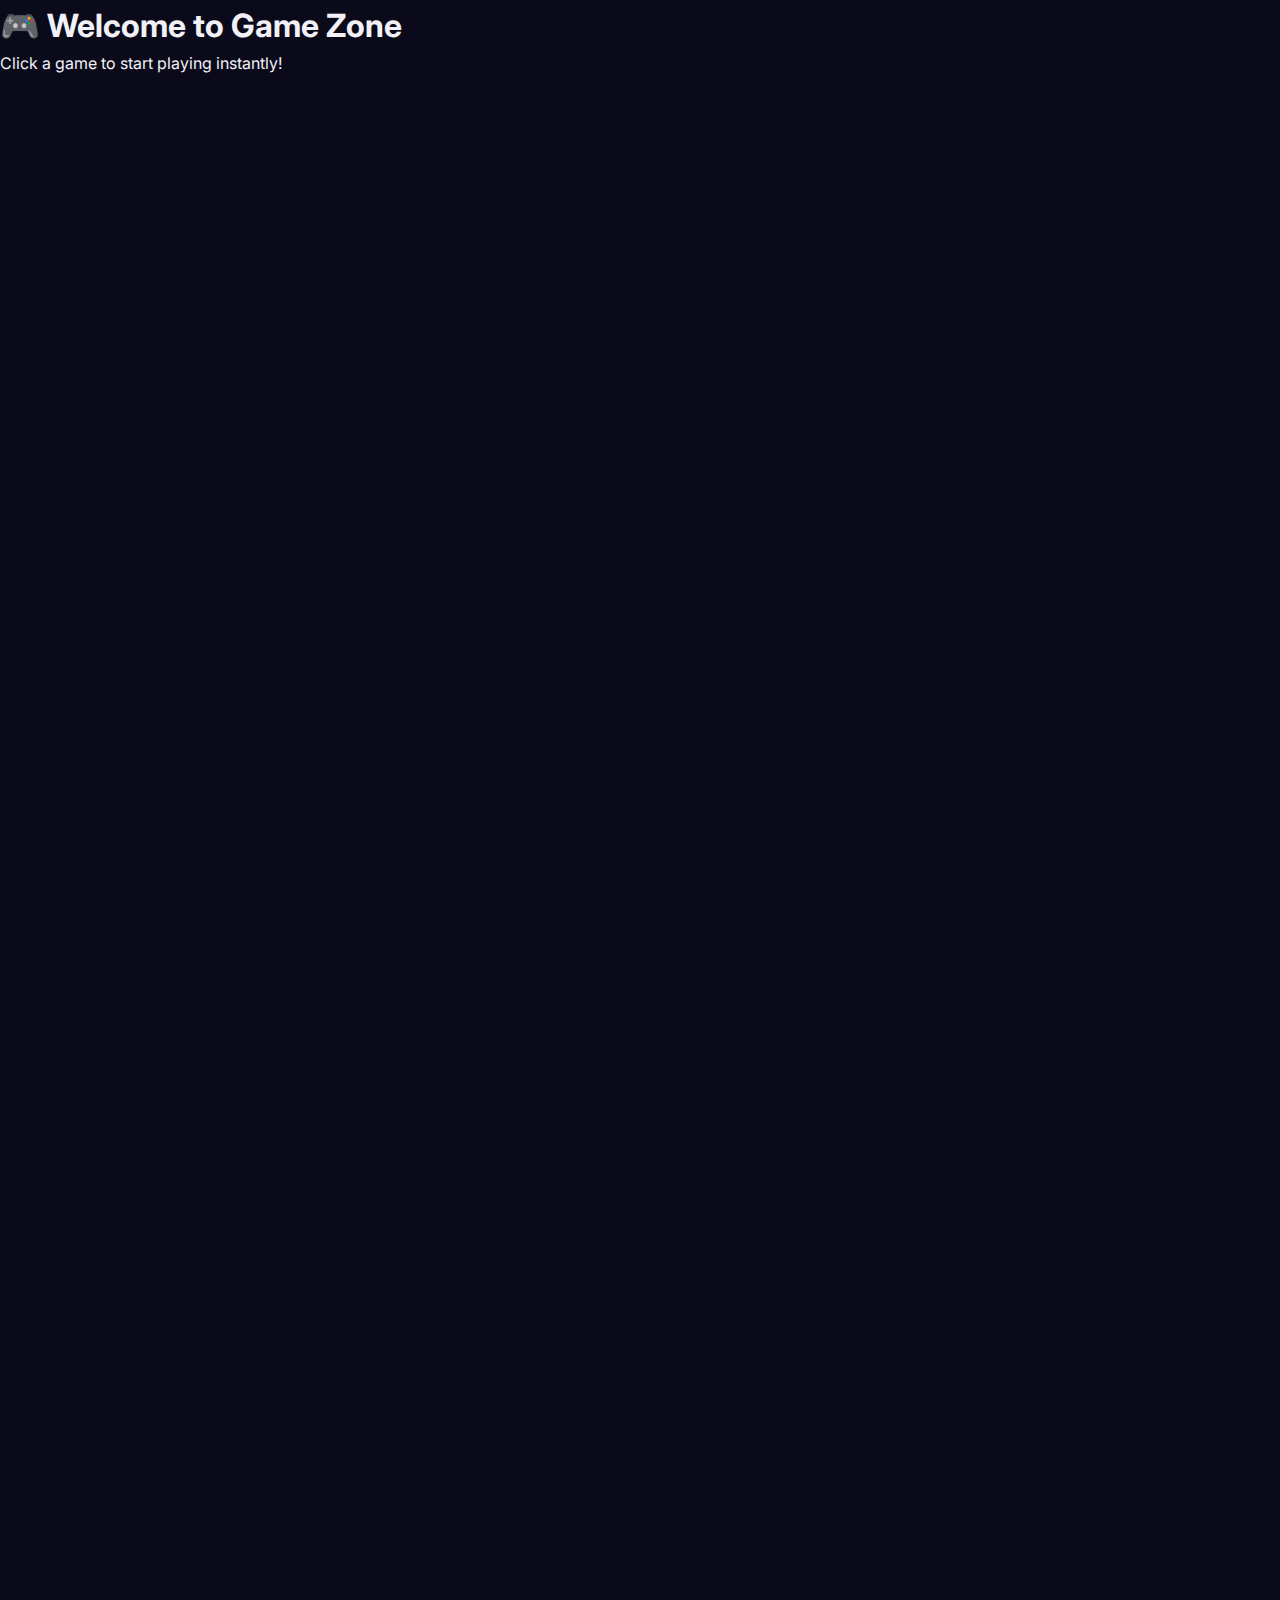
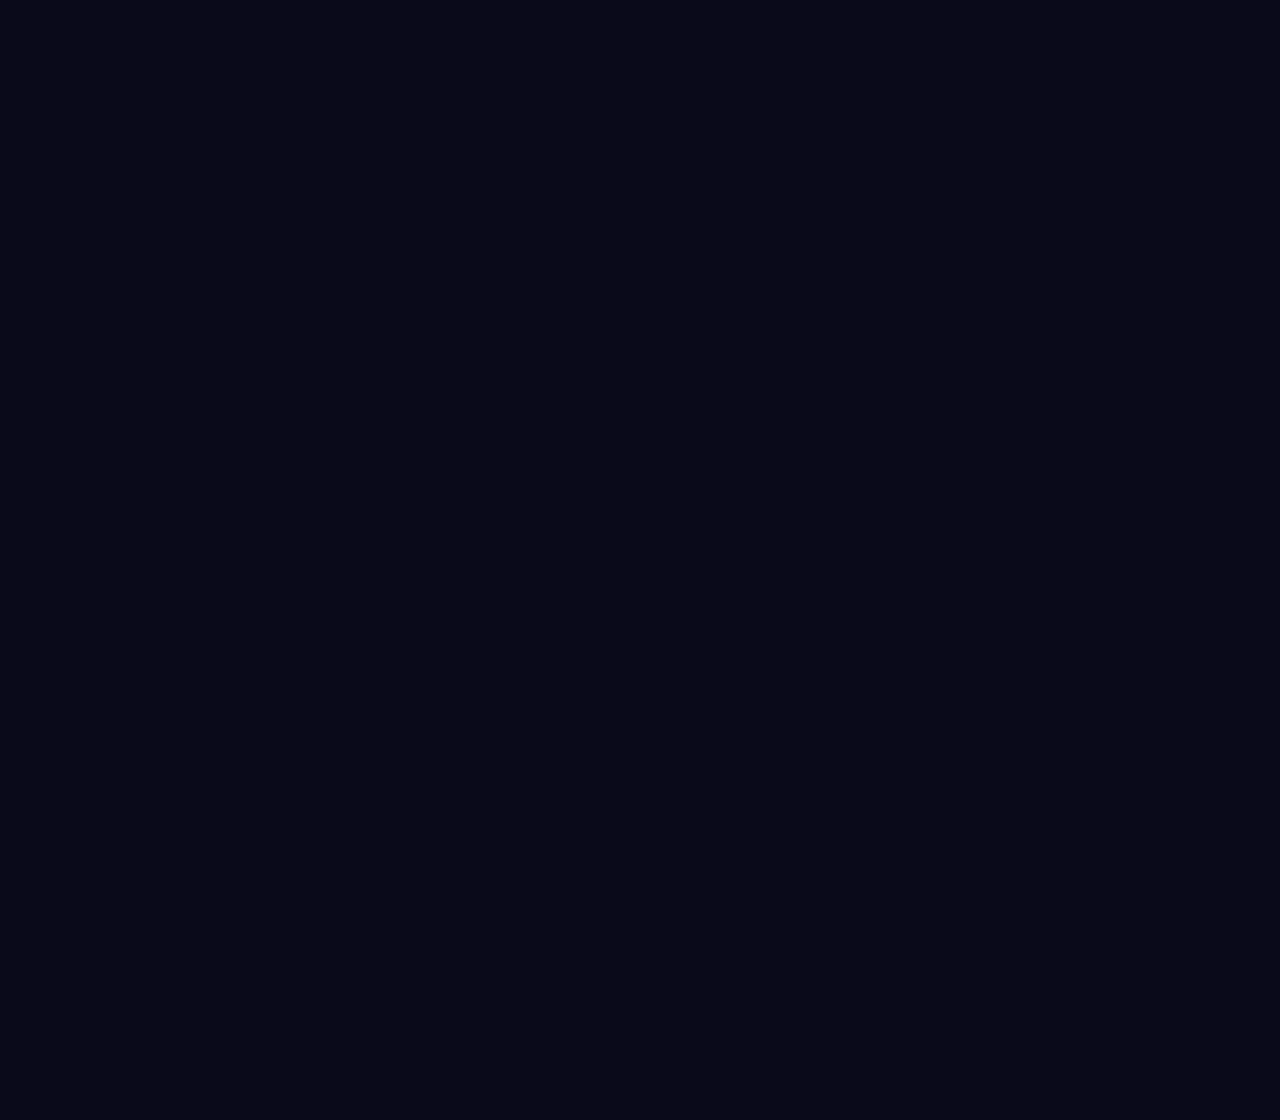
<file: index.html>
<!DOCTYPE html>
<html lang="en">
<head>
  <meta charset="UTF-8" />
  <meta name="viewport" content="width=device-width, initial-scale=1.0" />
  <title>My Game Site</title>
  <link rel="stylesheet" href="style.css" />
</head>
<body>

  <header>
    <h1>🎮 Welcome to Game Zone</h1>
    <p>Click a game to start playing instantly!</p>
  </header>

  <section id="gameFrameContainer" class="game-frame-section" style="display: none;">
    <iframe name="gameFrame" frameborder="0" allowfullscreen></iframe>
  </section>

  <script>
    function showAndScrollToGameFrame() {
      var frame = document.getElementById('gameFrameContainer');
      frame.style.display = 'block';
      frame.scrollIntoView({ behavior: 'smooth', block: 'start' });
    }
  </script>

  <nav>
  <main class="game-gallery">

    <div class="game-card">
      <h2>Flappy Bird</h2>
      <a href="https://nebez.github.io/floppybird/" target="gameFrame" onclick="showAndScrollToGameFrame();">
        <img src="img/flappybird.png" alt="Flappy Bird" />
        <p>Play Now</p>
      </a>
    </div>

    <div class="game-card">
      <h2>Chrome Dino</h2>
      <a href="https://wayou.github.io/t-rex-runner/" target="gameFrame" onclick="showAndScrollToGameFrame();">
        <img src="img/t-rex.png" alt="Chrome Dino" />
        <p>Play Now</p>
      </a>
    </div>

    <div class="game-card">
      <h2>2048</h2>
      <a href="https://play2048.co/">
        <img src="img/2048.png" alt="2048 Game" />
        <p>Play Now</p>
      </a>
    </div>

    <div class="game-card">
      <h2>One Shot Golf</h2>
      <a href="https://games.construct.net/3395/latest" target="gameFrame" onclick="document.getElementById('gameFrameContainer').style.display = 'block';">
        <img src="img/oneshotgolf.png" alt="One Shot Golf" />
        <p>Play Now</p>
      </a>
    </div>

    <div class="game-card">
      <h2>Snake Game</h2>
      <a href="https://playsnake.org/">
        <img src="img/Snake.png" alt="Snake Game" />
        <p>Play Now</p>
      </a>
    </div>

    <div class="game-card">
      <h2>Pacman</h2>
      <a href="https://pacman.platzh1rsch.ch/" target="gameFrame" onclick="showAndScrollToGameFrame();">
        <img src="img/pacman.png" alt="Pacman" />
        <p>Play Now</p>
      </a>
    </div>
    <div class="game-card">
      <h2>Tic Tac Toe</h2>
      <a href="HTML/tictactoe.html" target="gameFrame" onclick="showAndScrollToGameFrame();">
        <img src="img/tictactoe.png" alt="Tic Tac Toe" />
        <p>Play Now</p>
      </a>
      </div>
      <div class="game-card">
        <h2>Drop n Connect</h2>
        <a href="HTML/dropnconnect.html" target="gameFrame" onclick="showAndScrollToGameFrame();">
          <img src="img/dropnconnect.png" alt="Drop n Connect" />
          <p>Play Now</p>
        </a>
      </div>

  </main>

</body>
</html>
</file>
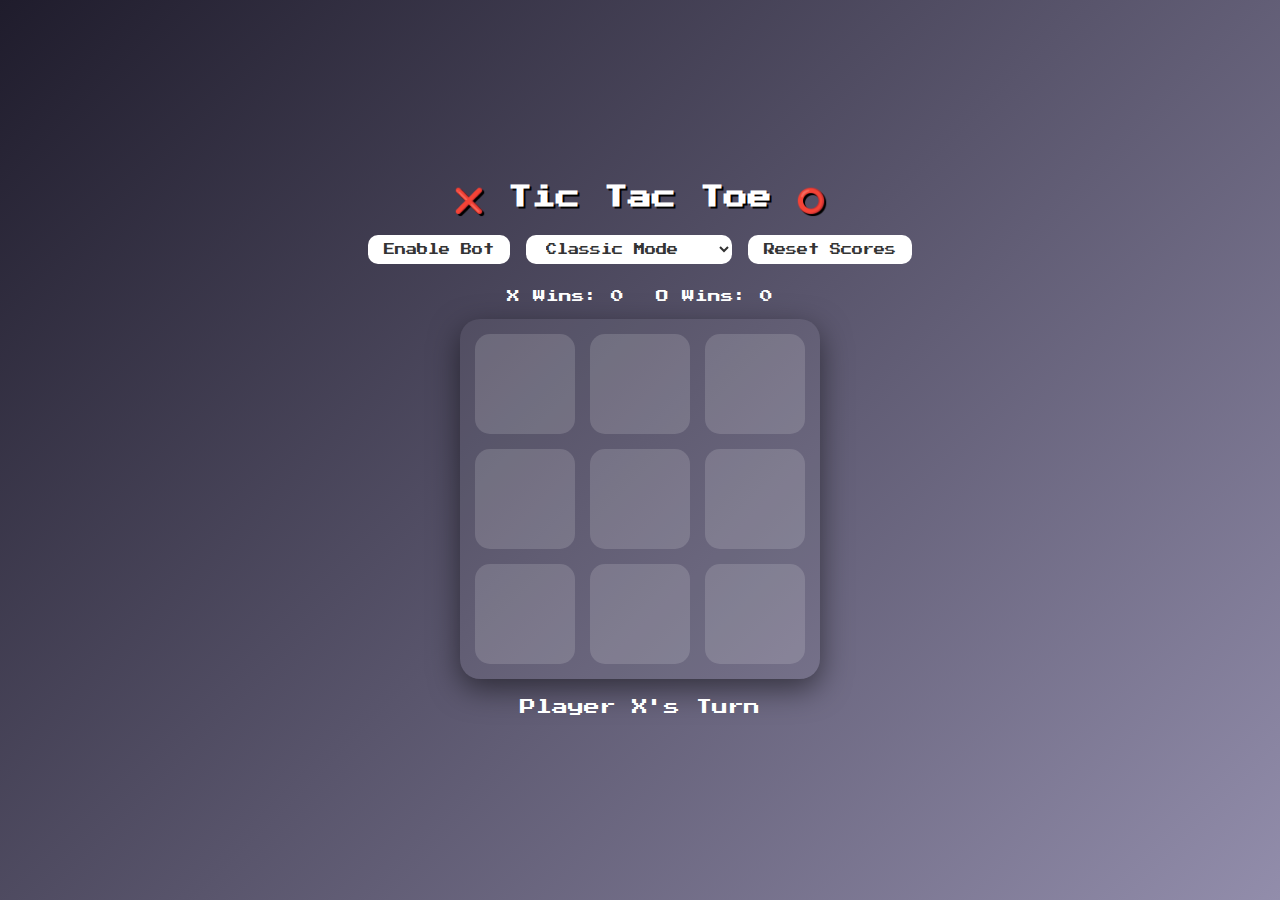
<file: Games/tictactoe.html>
<!DOCTYPE html>
<html lang="en">
<head>
  <meta charset="UTF-8" />
  <meta name="viewport" content="width=device-width, initial-scale=1.0" />
  <title>❌ Tic Tac Toe ⭕</title>
  <link href="https://fonts.googleapis.com/css2?family=Press+Start+2P&display=swap" rel="stylesheet">
  <style>
    * {
      box-sizing: border-box;
      margin: 0;
      padding: 0;
    }

    body {
      font-family: 'Press Start 2P', cursive;
      background: linear-gradient(135deg, #1f1c2c, #928dab);
      color: #ffffff;
      display: flex;
      justify-content: center;
      align-items: center;
      min-height: 100vh;
      flex-direction: column;
      padding: 1rem;
    }

    h1 {
      font-size: 1.5rem;
      margin-bottom: 20px;
      color: #fff;
      text-shadow: 2px 2px 0 #000;
      text-align: center;
    }

    .controls {
      margin-bottom: 20px;
      display: flex;
      gap: 1rem;
      flex-wrap: wrap;
      justify-content: center;
    }

    .top-controls {
      display: flex;
      gap: 1rem;
      margin-bottom: 1rem;
      justify-content: center;
      flex-wrap: wrap;
    }

    select, button, label {
      padding: 0.5rem 1rem;
      font-family: 'Press Start 2P', cursive;
      font-size: 0.7rem;
      border-radius: 10px;
      border: none;
      cursor: pointer;
      background-color: #ffffff;
      color: #333;
    }

    .board {
      display: grid;
      grid-template-columns: repeat(3, 100px);
      grid-template-rows: repeat(3, 100px);
      gap: 15px;
      background: rgba(255, 255, 255, 0.05);
      padding: 15px;
      border-radius: 20px;
      box-shadow: 0 10px 30px rgba(0,0,0,0.5);
    }

    .cell {
      width: 100px;
      height: 100px;
      font-size: 2.5rem;
      color: #ffffff;
      display: flex;
      justify-content: center;
      align-items: center;
      background: rgba(255, 255, 255, 0.15);
      border-radius: 15px;
      cursor: pointer;
      transition: background 0.2s, transform 0.2s;
    }

    .cell:hover {
      background: rgba(255, 255, 255, 0.3);
      transform: scale(1.05);
    }

    .cell.taken {
      cursor: default;
      pointer-events: none;
    }

    .status {
      margin-top: 20px;
      font-size: 1rem;
      color: white;
      text-align: center;
    }

    .end-controls {
      margin-top: 15px;
      display: none;
      justify-content: center;
      gap: 1rem;
    }

    .hidden {
      display: none !important;
    }

    .scoreboard {
      display: flex;
      gap: 2rem;
      margin-top: 10px;
      font-size: 0.8rem;
      justify-content: center;
    }

    @media (max-width: 400px) {
      .board {
        grid-template-columns: repeat(3, 80px);
        grid-template-rows: repeat(3, 80px);
      }
      .cell {
        width: 80px;
        height: 80px;
        font-size: 2rem;
      }
    }
  </style>
</head>
<body>
  <h1>❌ Tic Tac Toe ⭕</h1>

  <div class="top-controls">
    <button onclick="toggleBot()" id="botToggle">Enable Bot</button>
    <select id="difficultySelect" class="hidden">
      <option value="noob">Noob</option>
      <option value="pro">Pro</option>
      <option value="god">God</option>
    </select>
    <select id="modeSelect">
      <option value="classic">Classic Mode</option>
      <option value="timerush">Time Rush Mode</option>
      <option value="endless">Endless Mode</option>
    </select>
    <button onclick="resetScores()">Reset Scores</button>
  </div>
  <div class="scoreboard">
    <span>X Wins: <span id="scoreX">0</span></span>
    <span>O Wins: <span id="scoreO">0</span></span>
  </div>
  <br>
  <div class="board" id="board"></div>
  <div class="status" id="statusText">Player X's Turn</div>
  
  <div class="end-controls" id="endControls">
    <button onclick="resetGame()">Play Again</button>
  </div>

  <script>
    const board = document.getElementById('board');
    const statusText = document.getElementById('statusText');
    const difficultySelect = document.getElementById('difficultySelect');
    const botToggleBtn = document.getElementById('botToggle');
    const modeSelect = document.getElementById('modeSelect');
    const endControls = document.getElementById('endControls');
    const scoreX = document.getElementById('scoreX');
    const scoreO = document.getElementById('scoreO');
    let wins = { X: 0, O: 0 };

    let currentPlayer = 'X';
    let cells = Array(9).fill(null);
    let gameActive = true;
    let botEnabled = false;
    let turnTimer;

    function createBoard() {
      board.innerHTML = '';
      cells = Array(9).fill(null);
      gameActive = true;
      currentPlayer = 'X';
      statusText.textContent = "Player X's Turn";
      endControls.style.display = 'none';

      for (let i = 0; i < 9; i++) {
        const cell = document.createElement('div');
        cell.classList.add('cell');
        cell.dataset.index = i;
        cell.addEventListener('click', handleClick);
        board.appendChild(cell);
      }

      if (modeSelect.value === 'timerush') {
        startTurnTimer();
      }
    }

    function startTurnTimer() {
      clearTimeout(turnTimer);
      turnTimer = setTimeout(() => {
        if (gameActive) {
          currentPlayer = currentPlayer === 'X' ? 'O' : 'X';
          statusText.textContent = `⏱ Time's up! Player ${currentPlayer}'s Turn`;
          if (botEnabled && currentPlayer === 'O') {
            botMove();
          } else if (modeSelect.value === 'timerush') {
            startTurnTimer();
          }
        }
      }, 3000);
    }

    function handleClick(e) {
      const index = e.target.dataset.index;
      if (!gameActive || cells[index]) return;

      clearTimeout(turnTimer);
      makeMove(index);

      if (botEnabled && gameActive && currentPlayer === 'O') {
        setTimeout(() => botMove(), 400);
      } else if (modeSelect.value === 'timerush') {
        startTurnTimer();
      }
    }

    function makeMove(index) {
      cells[index] = currentPlayer;
      const cellEl = board.children[index];
      cellEl.textContent = currentPlayer;
      cellEl.classList.add('taken');

      if (checkWinner()) {
        wins[currentPlayer]++;
        scoreX.textContent = wins.X;
        scoreO.textContent = wins.O;

        statusText.textContent = `🎉 Player ${currentPlayer} Wins!`;
        gameActive = false;
        endControls.style.display = 'flex';
        return;
      }

      if (cells.every(cell => cell)) {
        if (modeSelect.value === 'endless') {
          removeOldestMove();
        } else {
          statusText.textContent = "It's a Draw!";
          gameActive = false;
          endControls.style.display = 'flex';
          restartBtn.classList.remove('hidden');
          return;
        }
      }

      currentPlayer = currentPlayer === 'X' ? 'O' : 'X';
      statusText.textContent = `Player ${currentPlayer}'s Turn`;
    }

    function removeOldestMove() {
      const firstMoveIndex = cells.findIndex(cell => cell);
      if (firstMoveIndex !== -1) {
        cells[firstMoveIndex] = null;
        const cellEl = board.children[firstMoveIndex];
        cellEl.textContent = '';
        cellEl.classList.remove('taken');
      }
    }

    function botMove() {
      const level = difficultySelect.value;
      let index;

      if (level === 'noob') {
        const available = cells.map((v, i) => v ? null : i).filter(i => i !== null);
        index = available[Math.floor(Math.random() * available.length)];
      } else if (level === 'pro') {
        index = findWinningMove('O') || findWinningMove('X') || randomMove();
      } else {
        index = minimax(cells, 'O').index;
      }

      if (index !== undefined && cells[index] === null) makeMove(index);

      if (modeSelect.value === 'timerush') {
        startTurnTimer();
      }
    }

    function findWinningMove(player) {
      for (let i = 0; i < 9; i++) {
        if (!cells[i]) {
          cells[i] = player;
          if (checkWinner()) {
            cells[i] = null;
            return i;
          }
          cells[i] = null;
        }
      }
      return null;
    }

    function randomMove() {
      const available = cells.map((v, i) => v ? null : i).filter(i => i !== null);
      return available[Math.floor(Math.random() * available.length)];
    }

    function minimax(newBoard, player) {
      const huPlayer = 'X';
      const aiPlayer = 'O';
      const availSpots = newBoard.map((v, i) => v ? null : i).filter(i => i !== null);

      if (checkWin(newBoard, huPlayer)) return { score: -10 };
      if (checkWin(newBoard, aiPlayer)) return { score: 10 };
      if (availSpots.length === 0) return { score: 0 };

      const moves = [];
      for (let i = 0; i < availSpots.length; i++) {
        const move = {};
        move.index = availSpots[i];
        newBoard[availSpots[i]] = player;

        const result = minimax(newBoard, player === aiPlayer ? huPlayer : aiPlayer);
        move.score = result.score;
        newBoard[availSpots[i]] = null;
        moves.push(move);
      }

      let bestMove;
      if (player === aiPlayer) {
        let bestScore = -Infinity;
        for (let i = 0; i < moves.length; i++) {
          if (moves[i].score > bestScore) {
            bestScore = moves[i].score;
            bestMove = i;
          }
        }
      } else {
        let bestScore = Infinity;
        for (let i = 0; i < moves.length; i++) {
          if (moves[i].score < bestScore) {
            bestScore = moves[i].score;
            bestMove = i;
          }
        }
      }

      return moves[bestMove];
    }

    function checkWin(boardState, player) {
      const winPatterns = [
        [0,1,2], [3,4,5], [6,7,8],
        [0,3,6], [1,4,7], [2,5,8],
        [0,4,8], [2,4,6]
      ];
      return winPatterns.some(pattern => {
        const [a,b,c] = pattern;
        return boardState[a] === player && boardState[b] === player && boardState[c] === player;
      });
    }

    function checkWinner() {
      return checkWin(cells, currentPlayer);
    }

    function toggleBot() { 
      botEnabled = !botEnabled;
      botToggleBtn.textContent = botEnabled ? "Disable Bot" : "Enable Bot";
      difficultySelect.classList.toggle('hidden', !botEnabled);
    }

    function resetGame() {
      clearTimeout(turnTimer);
      createBoard();
    }

    function resetScores() {
      wins = { X: 0, O: 0 };
      scoreX.textContent = 0;
      scoreO.textContent = 0;
    }

    createBoard();
  </script>
</body>
</html>
</file>
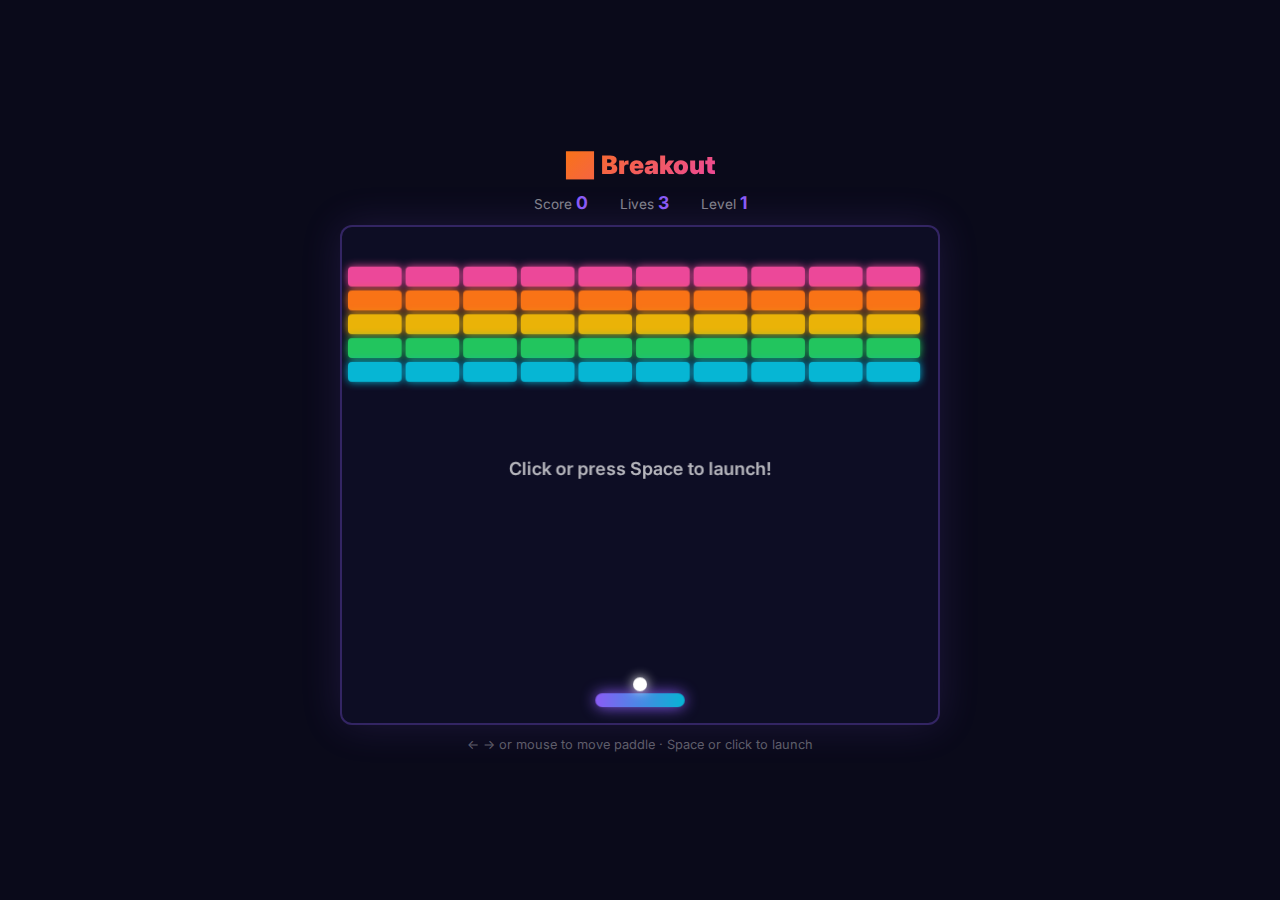
<file: HTML/breakout.html>
<!DOCTYPE html>
<html lang="en">
<head>
  <meta charset="UTF-8" />
  <meta name="viewport" content="width=device-width, initial-scale=1.0" />
  <title>Breakout — Brick Breaker</title>
  <style>
    @import url('https://fonts.googleapis.com/css2?family=Inter:wght@400;600;700;900&display=swap');

    * { margin: 0; padding: 0; box-sizing: border-box; }

    body {
      font-family: 'Inter', sans-serif;
      background: #0a0a1a;
      color: #fff;
      min-height: 100vh;
      display: flex;
      flex-direction: column;
      align-items: center;
      justify-content: center;
      overflow: hidden;
    }

    h1 {
      font-size: 1.6rem;
      font-weight: 900;
      background: linear-gradient(135deg, #f97316, #ec4899);
      -webkit-background-clip: text;
      -webkit-text-fill-color: transparent;
      margin-bottom: 12px;
    }

    .stats-row {
      display: flex;
      gap: 32px;
      margin-bottom: 12px;
      font-size: 0.85rem;
    }
    .stats-row span { color: rgba(255,255,255,0.5); }
    .stats-row strong { color: #8b5cf6; font-size: 1.1rem; }

    canvas {
      border: 2px solid rgba(139,92,246,0.3);
      border-radius: 12px;
      background: #0d0d24;
      display: block;
      box-shadow: 0 0 40px rgba(139,92,246,0.15);
    }

    .info {
      margin-top: 12px;
      font-size: 0.8rem;
      color: rgba(255,255,255,0.35);
    }

    .overlay {
      position: absolute;
      display: flex;
      flex-direction: column;
      align-items: center;
      justify-content: center;
      pointer-events: none;
    }
    .overlay.clickable { pointer-events: all; cursor: pointer; }

    .start-msg {
      font-size: 1.2rem;
      font-weight: 700;
      color: rgba(255,255,255,0.8);
      text-align: center;
      animation: pulse 2s infinite;
    }

    @keyframes pulse {
      0%, 100% { opacity: 0.6; }
      50% { opacity: 1; }
    }
  </style>
</head>
<body>
  <h1>🧱 Breakout</h1>
  <div class="stats-row">
    <div><span>Score </span><strong id="score">0</strong></div>
    <div><span>Lives </span><strong id="lives">3</strong></div>
    <div><span>Level </span><strong id="level">1</strong></div>
  </div>
  <canvas id="game" width="600" height="500"></canvas>
  <p class="info">← → or mouse to move paddle · Space or click to launch</p>

  <script>
    const canvas = document.getElementById('game');
    const ctx = canvas.getContext('2d');
    const W = canvas.width, H = canvas.height;

    // Responsive sizing
    function resizeCanvas() {
      const maxW = Math.min(window.innerWidth - 20, 600);
      const scale = maxW / 600;
      canvas.style.width = maxW + 'px';
      canvas.style.height = (500 * scale) + 'px';
    }
    resizeCanvas();
    window.addEventListener('resize', resizeCanvas);

    // Game State
    let score = 0, lives = 3, level = 1, gameState = 'start'; // start, playing, gameover, win

    // Paddle
    const paddle = { w: 90, h: 14, x: 0, y: H - 30, speed: 8 };
    paddle.x = (W - paddle.w) / 2;

    // Ball
    const ball = { x: W/2, y: H - 45, r: 7, dx: 4, dy: -4, speed: 4 };

    // Bricks
    const brickRows = 5, brickCols = 10;
    const brickW = 54, brickH = 20, brickPad = 4, brickTop = 40, brickLeft = 6;
    const brickColors = ['#ec4899', '#f97316', '#eab308', '#22c55e', '#06b6d4'];
    let bricks = [];

    function initBricks() {
      bricks = [];
      for (let r = 0; r < brickRows; r++) {
        bricks[r] = [];
        for (let c = 0; c < brickCols; c++) {
          bricks[r][c] = { x: brickLeft + c * (brickW + brickPad), y: brickTop + r * (brickH + brickPad), alive: true };
        }
      }
    }
    initBricks();

    function resetBall() {
      ball.x = paddle.x + paddle.w / 2;
      ball.y = paddle.y - ball.r - 2;
      ball.dx = (Math.random() > 0.5 ? 1 : -1) * ball.speed;
      ball.dy = -ball.speed;
      gameState = 'start';
    }

    // Controls
    let keys = {};
    let mouseX = W / 2;

    document.addEventListener('keydown', e => {
      keys[e.key] = true;
      if (e.key === ' ' || e.key === 'Enter') {
        if (gameState === 'start') gameState = 'playing';
        else if (gameState === 'gameover' || gameState === 'win') restart();
      }
    });
    document.addEventListener('keyup', e => keys[e.key] = false);

    canvas.addEventListener('mousemove', e => {
      const rect = canvas.getBoundingClientRect();
      const scaleX = W / rect.width;
      mouseX = (e.clientX - rect.left) * scaleX;
    });

    canvas.addEventListener('click', () => {
      if (gameState === 'start') gameState = 'playing';
      else if (gameState === 'gameover' || gameState === 'win') restart();
    });

    // Touch support
    canvas.addEventListener('touchmove', e => {
      e.preventDefault();
      const rect = canvas.getBoundingClientRect();
      const scaleX = W / rect.width;
      mouseX = (e.touches[0].clientX - rect.left) * scaleX;
    }, { passive: false });
    canvas.addEventListener('touchstart', e => {
      if (gameState === 'start') gameState = 'playing';
      else if (gameState === 'gameover' || gameState === 'win') restart();
    });

    function restart() {
      score = 0; lives = 3; level = 1;
      ball.speed = 4;
      paddle.w = 90;
      initBricks();
      resetBall();
      gameState = 'start';
    }

    function nextLevel() {
      level++;
      ball.speed = Math.min(ball.speed + 0.5, 8);
      paddle.w = Math.max(paddle.w - 5, 50);
      initBricks();
      resetBall();
    }

    function update() {
      // Paddle movement
      if (keys['ArrowLeft'] || keys['a']) paddle.x -= paddle.speed;
      if (keys['ArrowRight'] || keys['d']) paddle.x += paddle.speed;

      // Mouse tracking
      paddle.x += (mouseX - paddle.x - paddle.w / 2) * 0.15;
      paddle.x = Math.max(0, Math.min(W - paddle.w, paddle.x));

      if (gameState === 'start') {
        ball.x = paddle.x + paddle.w / 2;
        ball.y = paddle.y - ball.r - 2;
        return;
      }
      if (gameState !== 'playing') return;

      // Move ball
      ball.x += ball.dx;
      ball.y += ball.dy;

      // Wall collision
      if (ball.x - ball.r < 0 || ball.x + ball.r > W) ball.dx *= -1;
      if (ball.y - ball.r < 0) ball.dy *= -1;

      // Bottom - lose life
      if (ball.y + ball.r > H) {
        lives--;
        if (lives <= 0) {
          gameState = 'gameover';
        } else {
          resetBall();
        }
        return;
      }

      // Paddle collision
      if (ball.dy > 0 &&
          ball.y + ball.r >= paddle.y &&
          ball.y + ball.r <= paddle.y + paddle.h + 5 &&
          ball.x >= paddle.x &&
          ball.x <= paddle.x + paddle.w) {
        ball.dy = -Math.abs(ball.dy);
        const hit = (ball.x - paddle.x) / paddle.w - 0.5;
        ball.dx = hit * ball.speed * 2;
      }

      // Brick collision
      let allCleared = true;
      for (let r = 0; r < brickRows; r++) {
        for (let c = 0; c < brickCols; c++) {
          const b = bricks[r][c];
          if (!b.alive) continue;
          allCleared = false;
          if (ball.x + ball.r > b.x && ball.x - ball.r < b.x + brickW &&
              ball.y + ball.r > b.y && ball.y - ball.r < b.y + brickH) {
            b.alive = false;
            ball.dy *= -1;
            score += 10 * level;
          }
        }
      }

      if (allCleared) {
        if (level >= 5) {
          gameState = 'win';
        } else {
          nextLevel();
          gameState = 'start';
        }
      }
    }

    function draw() {
      ctx.clearRect(0, 0, W, H);

      // Bricks
      for (let r = 0; r < brickRows; r++) {
        for (let c = 0; c < brickCols; c++) {
          const b = bricks[r][c];
          if (!b.alive) continue;
          ctx.fillStyle = brickColors[r];
          ctx.shadowColor = brickColors[r];
          ctx.shadowBlur = 8;
          ctx.beginPath();
          ctx.roundRect(b.x, b.y, brickW, brickH, 4);
          ctx.fill();
          ctx.shadowBlur = 0;
        }
      }

      // Paddle
      const grad = ctx.createLinearGradient(paddle.x, 0, paddle.x + paddle.w, 0);
      grad.addColorStop(0, '#8b5cf6');
      grad.addColorStop(1, '#06b6d4');
      ctx.fillStyle = grad;
      ctx.shadowColor = '#8b5cf6';
      ctx.shadowBlur = 15;
      ctx.beginPath();
      ctx.roundRect(paddle.x, paddle.y, paddle.w, paddle.h, 7);
      ctx.fill();
      ctx.shadowBlur = 0;

      // Ball
      ctx.fillStyle = '#fff';
      ctx.shadowColor = '#fff';
      ctx.shadowBlur = 12;
      ctx.beginPath();
      ctx.arc(ball.x, ball.y, ball.r, 0, Math.PI * 2);
      ctx.fill();
      ctx.shadowBlur = 0;

      // Overlays
      if (gameState === 'start') {
        ctx.fillStyle = 'rgba(255,255,255,0.7)';
        ctx.font = '600 18px Inter';
        ctx.textAlign = 'center';
        ctx.fillText('Click or press Space to launch!', W/2, H/2);
      }
      if (gameState === 'gameover') {
        ctx.fillStyle = 'rgba(0,0,0,0.7)';
        ctx.fillRect(0, 0, W, H);
        ctx.fillStyle = '#ef4444';
        ctx.font = '900 36px Inter';
        ctx.textAlign = 'center';
        ctx.fillText('GAME OVER', W/2, H/2 - 20);
        ctx.fillStyle = '#fff';
        ctx.font = '600 16px Inter';
        ctx.fillText('Score: ' + score, W/2, H/2 + 15);
        ctx.fillStyle = 'rgba(255,255,255,0.5)';
        ctx.font = '400 14px Inter';
        ctx.fillText('Click to restart', W/2, H/2 + 45);
      }
      if (gameState === 'win') {
        ctx.fillStyle = 'rgba(0,0,0,0.7)';
        ctx.fillRect(0, 0, W, H);
        ctx.fillStyle = '#22c55e';
        ctx.font = '900 36px Inter';
        ctx.textAlign = 'center';
        ctx.fillText('YOU WIN! 🎉', W/2, H/2 - 20);
        ctx.fillStyle = '#fff';
        ctx.font = '600 16px Inter';
        ctx.fillText('Score: ' + score, W/2, H/2 + 15);
        ctx.fillStyle = 'rgba(255,255,255,0.5)';
        ctx.font = '400 14px Inter';
        ctx.fillText('Click to play again', W/2, H/2 + 45);
      }

      // Update HUD
      document.getElementById('score').textContent = score;
      document.getElementById('lives').textContent = lives;
      document.getElementById('level').textContent = level;
    }

    function loop() {
      update();
      draw();
      requestAnimationFrame(loop);
    }
    loop();
  </script>
</body>
</html>
</file>
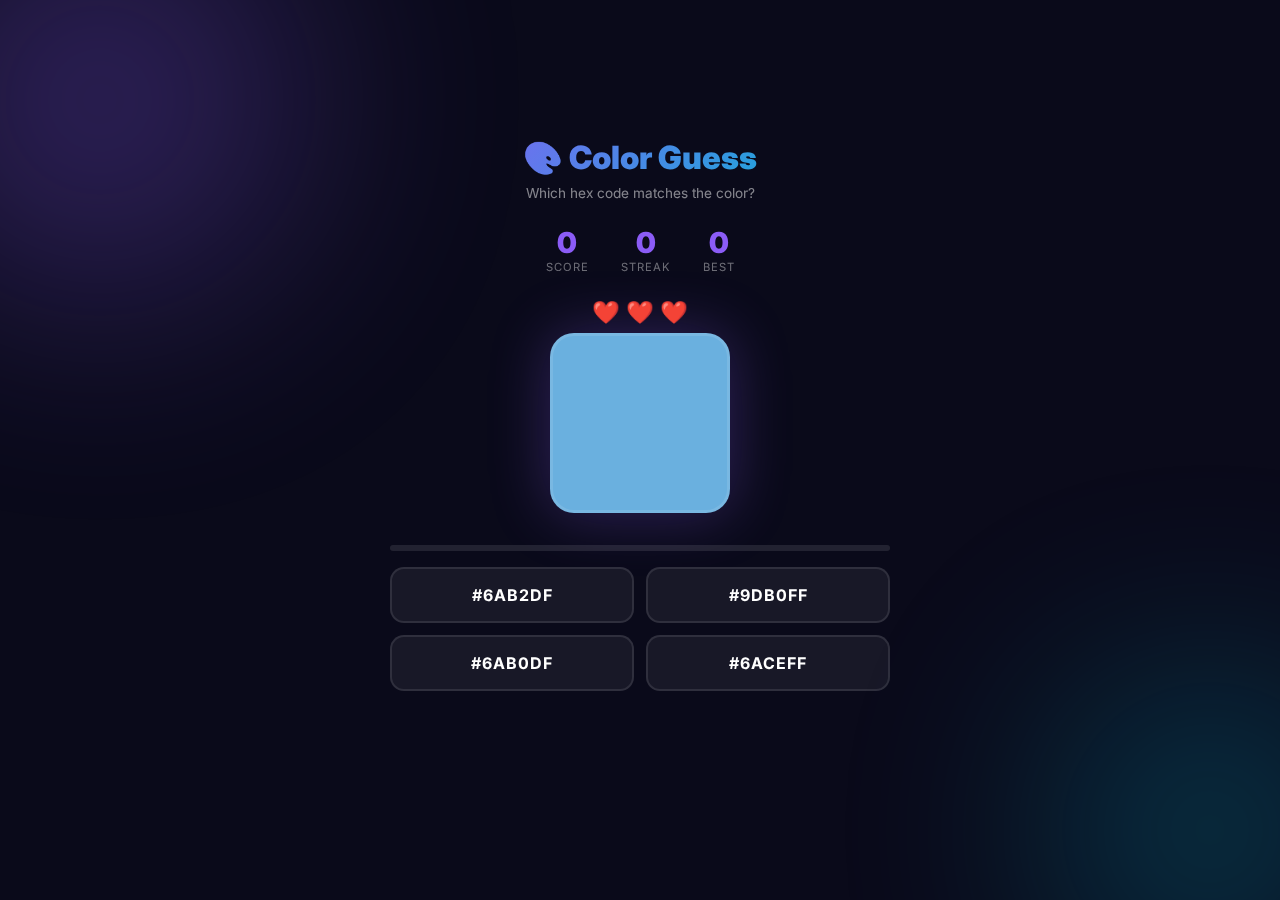
<file: HTML/colorguess.html>
<!DOCTYPE html>
<html lang="en">
<head>
  <meta charset="UTF-8" />
  <meta name="viewport" content="width=device-width, initial-scale=1.0" />
  <title>Color Guess — Hex Color Challenge</title>
  <style>
    @import url('https://fonts.googleapis.com/css2?family=Inter:wght@400;600;700;900&display=swap');

    * { margin: 0; padding: 0; box-sizing: border-box; }

    body {
      font-family: 'Inter', sans-serif;
      background: #0a0a1a;
      color: #fff;
      min-height: 100vh;
      display: flex;
      flex-direction: column;
      align-items: center;
      justify-content: center;
      overflow: hidden;
    }

    .bg-orb {
      position: fixed;
      border-radius: 50%;
      filter: blur(120px);
      opacity: 0.3;
      z-index: 0;
      animation: float 8s ease-in-out infinite;
    }
    .bg-orb--1 { width: 400px; height: 400px; background: #8b5cf6; top: -100px; left: -100px; }
    .bg-orb--2 { width: 300px; height: 300px; background: #06b6d4; bottom: -80px; right: -80px; animation-delay: -4s; }

    @keyframes float {
      0%, 100% { transform: translateY(0) scale(1); }
      50% { transform: translateY(-30px) scale(1.05); }
    }

    .game-container {
      position: relative;
      z-index: 1;
      text-align: center;
      max-width: 500px;
      width: 90%;
    }

    h1 {
      font-size: 2rem;
      font-weight: 900;
      background: linear-gradient(135deg, #8b5cf6, #06b6d4);
      -webkit-background-clip: text;
      -webkit-text-fill-color: transparent;
      margin-bottom: 8px;
    }

    .subtitle {
      color: rgba(255,255,255,0.5);
      font-size: 0.85rem;
      margin-bottom: 24px;
    }

    .stats-row {
      display: flex;
      justify-content: center;
      gap: 32px;
      margin-bottom: 24px;
    }

    .stat {
      text-align: center;
    }
    .stat-value {
      font-size: 1.8rem;
      font-weight: 900;
      color: #8b5cf6;
    }
    .stat-label {
      font-size: 0.7rem;
      color: rgba(255,255,255,0.4);
      text-transform: uppercase;
      letter-spacing: 1px;
    }

    .color-display {
      width: 180px;
      height: 180px;
      border-radius: 24px;
      margin: 0 auto 32px;
      box-shadow: 0 0 60px rgba(139,92,246,0.3);
      transition: background-color 0.4s, transform 0.3s;
      cursor: default;
      border: 3px solid rgba(255,255,255,0.1);
    }

    .color-display:hover {
      transform: scale(1.05);
    }

    .options-grid {
      display: grid;
      grid-template-columns: 1fr 1fr;
      gap: 12px;
      margin-bottom: 24px;
    }

    .option-btn {
      background: rgba(255,255,255,0.06);
      border: 2px solid rgba(255,255,255,0.1);
      color: #fff;
      font-family: 'Inter', monospace;
      font-size: 1rem;
      font-weight: 700;
      padding: 16px;
      border-radius: 14px;
      cursor: pointer;
      transition: all 0.25s;
      letter-spacing: 1px;
    }
    .option-btn:hover {
      background: rgba(139,92,246,0.2);
      border-color: #8b5cf6;
      transform: translateY(-2px);
    }
    .option-btn.correct {
      background: rgba(34,197,94,0.3);
      border-color: #22c55e;
      animation: pulse 0.5s;
    }
    .option-btn.wrong {
      background: rgba(239,68,68,0.3);
      border-color: #ef4444;
      animation: shake 0.4s;
    }
    .option-btn:disabled {
      cursor: default;
      opacity: 0.7;
    }

    @keyframes pulse {
      0%, 100% { transform: scale(1); }
      50% { transform: scale(1.05); }
    }
    @keyframes shake {
      0%, 100% { transform: translateX(0); }
      25% { transform: translateX(-8px); }
      75% { transform: translateX(8px); }
    }

    .message {
      font-size: 1.1rem;
      font-weight: 700;
      min-height: 32px;
      margin-bottom: 16px;
      transition: opacity 0.3s;
    }

    .streak-bar {
      width: 100%;
      height: 6px;
      background: rgba(255,255,255,0.1);
      border-radius: 3px;
      overflow: hidden;
      margin-bottom: 16px;
    }
    .streak-fill {
      height: 100%;
      background: linear-gradient(90deg, #8b5cf6, #06b6d4);
      border-radius: 3px;
      transition: width 0.5s;
    }

    .game-over-overlay {
      position: fixed;
      inset: 0;
      background: rgba(0,0,0,0.85);
      display: flex;
      flex-direction: column;
      align-items: center;
      justify-content: center;
      z-index: 100;
      opacity: 0;
      pointer-events: none;
      transition: opacity 0.4s;
    }
    .game-over-overlay.visible {
      opacity: 1;
      pointer-events: all;
    }
    .game-over-overlay h2 {
      font-size: 2.5rem;
      margin-bottom: 12px;
      background: linear-gradient(135deg, #f97316, #ef4444);
      -webkit-background-clip: text;
      -webkit-text-fill-color: transparent;
    }
    .game-over-overlay p {
      font-size: 1.1rem;
      color: rgba(255,255,255,0.7);
      margin-bottom: 8px;
    }
    .restart-btn {
      margin-top: 20px;
      padding: 14px 40px;
      background: linear-gradient(135deg, #8b5cf6, #06b6d4);
      color: #fff;
      border: none;
      border-radius: 12px;
      font-size: 1rem;
      font-weight: 700;
      cursor: pointer;
      transition: transform 0.2s;
    }
    .restart-btn:hover { transform: scale(1.05); }

    .lives {
      font-size: 1.4rem;
      margin-bottom: 8px;
    }
  </style>
</head>
<body>
  <div class="bg-orb bg-orb--1"></div>
  <div class="bg-orb bg-orb--2"></div>

  <div class="game-container">
    <h1>🎨 Color Guess</h1>
    <p class="subtitle">Which hex code matches the color?</p>

    <div class="stats-row">
      <div class="stat">
        <div class="stat-value" id="score">0</div>
        <div class="stat-label">Score</div>
      </div>
      <div class="stat">
        <div class="stat-value" id="streak">0</div>
        <div class="stat-label">Streak</div>
      </div>
      <div class="stat">
        <div class="stat-value" id="best">0</div>
        <div class="stat-label">Best</div>
      </div>
    </div>

    <div class="lives" id="lives">❤️ ❤️ ❤️</div>

    <div class="color-display" id="color-display"></div>

    <div class="streak-bar"><div class="streak-fill" id="streak-fill" style="width:0%"></div></div>

    <div class="options-grid" id="options"></div>

    <div class="message" id="message"></div>
  </div>

  <div class="game-over-overlay" id="game-over">
    <h2>Game Over!</h2>
    <p>Final Score: <strong id="final-score">0</strong></p>
    <p>Best Streak: <strong id="final-streak">0</strong></p>
    <button class="restart-btn" onclick="restartGame()">Play Again</button>
  </div>

  <script>
    let score = 0, streak = 0, bestStreak = 0, lives = 3, round = 0;

    function randomHex() {
      return '#' + Math.floor(Math.random()*16777215).toString(16).padStart(6, '0').toUpperCase();
    }

    function similarColor(hex) {
      const r = parseInt(hex.slice(1,3),16);
      const g = parseInt(hex.slice(3,5),16);
      const b = parseInt(hex.slice(5,7),16);
      const vary = () => Math.max(0, Math.min(255, Math.floor(Math.random()*120 - 60)));
      return '#' + [
        Math.max(0,Math.min(255, r + vary())).toString(16).padStart(2,'0'),
        Math.max(0,Math.min(255, g + vary())).toString(16).padStart(2,'0'),
        Math.max(0,Math.min(255, b + vary())).toString(16).padStart(2,'0')
      ].join('').toUpperCase();
    }

    function updateUI() {
      document.getElementById('score').textContent = score;
      document.getElementById('streak').textContent = streak;
      document.getElementById('best').textContent = bestStreak;
      document.getElementById('streak-fill').style.width = Math.min(streak*10, 100) + '%';
      const hearts = Array(3).fill('').map((_,i) => i < lives ? '❤️' : '🖤').join(' ');
      document.getElementById('lives').textContent = hearts;
    }

    function newRound() {
      round++;
      const correct = randomHex();
      document.getElementById('color-display').style.backgroundColor = correct;
      document.getElementById('message').textContent = '';

      const options = [correct];
      while (options.length < 4) {
        const fake = similarColor(correct);
        if (!options.includes(fake)) options.push(fake);
      }

      // Shuffle
      for (let i = options.length - 1; i > 0; i--) {
        const j = Math.floor(Math.random() * (i+1));
        [options[i], options[j]] = [options[j], options[i]];
      }

      const container = document.getElementById('options');
      container.innerHTML = '';
      options.forEach(opt => {
        const btn = document.createElement('button');
        btn.className = 'option-btn';
        btn.textContent = opt;
        btn.onclick = () => handleGuess(btn, opt, correct);
        container.appendChild(btn);
      });
    }

    function handleGuess(btn, guess, correct) {
      const buttons = document.querySelectorAll('.option-btn');
      buttons.forEach(b => b.disabled = true);

      if (guess === correct) {
        btn.classList.add('correct');
        score += 10 + streak * 2;
        streak++;
        bestStreak = Math.max(bestStreak, streak);
        document.getElementById('message').textContent = '✅ Correct!';
        document.getElementById('message').style.color = '#22c55e';
      } else {
        btn.classList.add('wrong');
        buttons.forEach(b => { if (b.textContent === correct) b.classList.add('correct'); });
        streak = 0;
        lives--;
        document.getElementById('message').textContent = '❌ Wrong! It was ' + correct;
        document.getElementById('message').style.color = '#ef4444';
      }

      updateUI();

      if (lives <= 0) {
        setTimeout(showGameOver, 800);
      } else {
        setTimeout(newRound, 1200);
      }
    }

    function showGameOver() {
      document.getElementById('final-score').textContent = score;
      document.getElementById('final-streak').textContent = bestStreak;
      document.getElementById('game-over').classList.add('visible');
    }

    function restartGame() {
      score = 0; streak = 0; bestStreak = 0; lives = 3; round = 0;
      document.getElementById('game-over').classList.remove('visible');
      updateUI();
      newRound();
    }

    updateUI();
    newRound();
  </script>
</body>
</html>
</file>
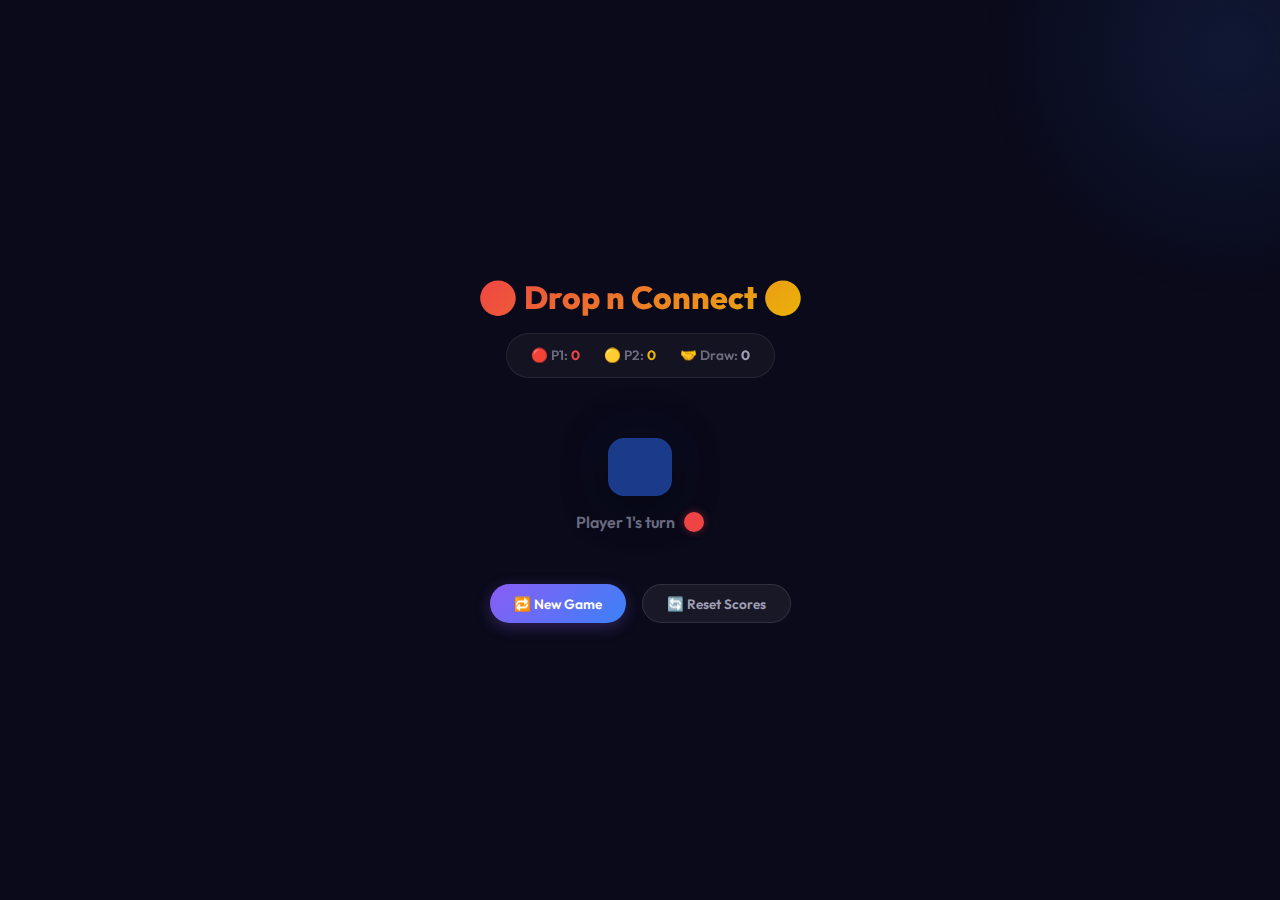
<file: HTML/dropnconnect.html>
<!DOCTYPE html>
<html lang="en">
<head>
  <meta charset="UTF-8">
  <meta name="viewport" content="width=device-width, initial-scale=1.0">
  <title>Drop n Connect — Connect Four</title>
  <link href="https://fonts.googleapis.com/css2?family=Outfit:wght@400;600;700;800&display=swap" rel="stylesheet">
  <style>
    * { margin: 0; padding: 0; box-sizing: border-box; }

    :root {
      --board-bg: #1a3a8a;
      --player-1: #ef4444;
      --player-2: #eab308;
      --bg: #0a0a1a;
      --glass: rgba(255,255,255,0.04);
      --glass-border: rgba(255,255,255,0.08);
      --text: #f1f1f7;
      --text-muted: #6b6b80;
    }

    body {
      font-family: 'Outfit', sans-serif;
      background: var(--bg);
      color: var(--text);
      display: flex;
      flex-direction: column;
      align-items: center;
      justify-content: center;
      min-height: 100vh;
      padding: 1.5rem 1rem;
      position: relative;
      overflow-x: hidden;
    }

    body::before {
      content: '';
      position: fixed;
      top: -200px;
      right: -200px;
      width: 500px;
      height: 500px;
      background: radial-gradient(circle, rgba(59,130,246,0.12), transparent 70%);
      pointer-events: none;
    }

    .container {
      width: 100%;
      max-width: 560px;
      display: flex;
      flex-direction: column;
      align-items: center;
    }

    h1 {
      font-size: 2rem;
      font-weight: 800;
      margin-bottom: 1rem;
      background: linear-gradient(135deg, var(--player-1), var(--player-2));
      -webkit-background-clip: text;
      -webkit-text-fill-color: transparent;
      background-clip: text;
    }

    /* Scoreboard */
    .scoreboard {
      display: flex;
      gap: 1.5rem;
      margin-bottom: 1rem;
      padding: 0.8rem 1.5rem;
      background: var(--glass);
      border: 1px solid var(--glass-border);
      border-radius: 50px;
      backdrop-filter: blur(8px);
      font-size: 0.85rem;
      font-weight: 600;
    }

    .scoreboard span { color: var(--text-muted); }
    .scoreboard .p1-score { color: var(--player-1); font-weight: 700; }
    .scoreboard .p2-score { color: var(--player-2); font-weight: 700; }
    .scoreboard .draw-score { color: #a1a1b5; font-weight: 700; }

    /* Column indicators */
    .column-indicators {
      display: grid;
      grid-template-columns: repeat(7, 1fr);
      width: 100%;
      max-width: 420px;
      height: 40px;
      margin-bottom: 4px;
    }

    .indicator-cell {
      display: flex;
      align-items: center;
      justify-content: center;
    }

    .indicator-disc {
      width: 28px;
      height: 28px;
      border-radius: 50%;
      opacity: 0.5;
      animation: indicator-bounce 0.5s ease;
    }

    .player-1-indicator { background: var(--player-1); }
    .player-2-indicator { background: var(--player-2); }

    @keyframes indicator-bounce {
      0% { transform: translateY(-10px); opacity: 0; }
      100% { transform: translateY(0); opacity: 0.5; }
    }

    /* Game board */
    .game-board {
      display: grid;
      grid-template-columns: repeat(7, 1fr);
      grid-template-rows: repeat(6, 1fr);
      gap: 6px;
      background: var(--board-bg);
      border: 4px solid var(--board-bg);
      border-radius: 16px;
      padding: 10px;
      width: 100%;
      max-width: 420px;
      box-shadow: 0 10px 40px rgba(0,0,0,0.5), 0 0 60px rgba(26,58,138,0.15);
    }

    .cell {
      position: relative;
      aspect-ratio: 1;
      background: var(--board-bg);
      display: flex;
      align-items: center;
      justify-content: center;
      cursor: pointer;
      border-radius: 50%;
    }

    .disc {
      width: 85%;
      height: 85%;
      border-radius: 50%;
      background: #0a0a1a;
      transition: background-color 0.2s ease;
      box-shadow: inset 0 4px 8px rgba(0,0,0,0.3);
    }

    .disc.player-1 {
      background: var(--player-1);
      box-shadow: inset 0 -3px 6px rgba(0,0,0,0.2), 0 0 12px rgba(239,68,68,0.3);
    }

    .disc.player-2 {
      background: var(--player-2);
      box-shadow: inset 0 -3px 6px rgba(0,0,0,0.2), 0 0 12px rgba(234,179,8,0.3);
    }

    .disc.new-move {
      animation: disc-drop 0.4s ease-out;
    }

    @keyframes disc-drop {
      0% { transform: translateY(-200px) scale(0.8); opacity: 0.5; }
      60% { transform: translateY(5px) scale(1.05); }
      80% { transform: translateY(-3px) scale(0.98); }
      100% { transform: translateY(0) scale(1); opacity: 1; }
    }

    .disc.winning {
      animation: win-glow 0.6s ease-in-out infinite alternate;
    }

    @keyframes win-glow {
      from { transform: scale(1); filter: brightness(1); }
      to { transform: scale(1.1); filter: brightness(1.3); }
    }

    .cell:hover .disc:not(.player-1):not(.player-2) {
      background: rgba(255,255,255,0.1);
    }

    /* Game status */
    .game-status {
      margin-top: 1rem;
      text-align: center;
      min-height: 60px;
    }

    .current-turn {
      display: flex;
      align-items: center;
      justify-content: center;
      gap: 0.6rem;
      font-size: 1rem;
      font-weight: 600;
      color: var(--text-muted);
    }

    .player-disc {
      width: 20px;
      height: 20px;
      border-radius: 50%;
    }

    .player-1-disc { background: var(--player-1); box-shadow: 0 0 8px rgba(239,68,68,0.4); }
    .player-2-disc { background: var(--player-2); box-shadow: 0 0 8px rgba(234,179,8,0.4); }

    .winner-message, .draw-message {
      font-size: 1.2rem;
      font-weight: 700;
      margin-bottom: 0.75rem;
      display: flex;
      align-items: center;
      justify-content: center;
      gap: 0.5rem;
    }

    .winner-message {
      background: linear-gradient(135deg, #22c55e, #06b6d4);
      -webkit-background-clip: text;
      -webkit-text-fill-color: transparent;
      background-clip: text;
    }

    .draw-message { color: #a1a1b5; }

    .btn {
      padding: 0.6rem 1.5rem;
      font-family: 'Outfit', sans-serif;
      font-size: 0.85rem;
      font-weight: 600;
      color: #fff;
      border: none;
      border-radius: 50px;
      cursor: pointer;
      transition: all 0.3s ease;
    }

    .btn-new-game {
      background: linear-gradient(135deg, #8b5cf6, #3b82f6);
      box-shadow: 0 4px 15px rgba(139,92,246,0.3);
      margin-right: 0.5rem;
    }

    .btn-new-game:hover {
      transform: scale(1.05);
      box-shadow: 0 6px 25px rgba(139,92,246,0.4);
    }

    .btn-secondary {
      background: rgba(255,255,255,0.06);
      border: 1px solid rgba(255,255,255,0.1);
      color: #a1a1b5;
    }

    .btn-secondary:hover {
      background: rgba(255,255,255,0.1);
      color: #fff;
    }

    .button-container {
      display: flex;
      gap: 0.5rem;
      margin-top: 0.75rem;
      justify-content: center;
    }

    @media (max-width: 480px) {
      h1 { font-size: 1.5rem; }
      .game-board { max-width: 340px; gap: 4px; padding: 8px; }
      .scoreboard { gap: 1rem; font-size: 0.75rem; padding: 0.6rem 1rem; }
    }
  </style>
</head>
<body>
  <div class="container">
    <h1>🔴 Drop n Connect 🟡</h1>

    <div class="scoreboard">
      <span>🔴 P1: <span class="p1-score" id="player1-score">0</span></span>
      <span>🟡 P2: <span class="p2-score" id="player2-score">0</span></span>
      <span>🤝 Draw: <span class="draw-score" id="draws-score">0</span></span>
    </div>

    <div class="game-board-container">
      <div class="column-indicators">
        <div class="indicator-cell" data-col="0"></div>
        <div class="indicator-cell" data-col="1"></div>
        <div class="indicator-cell" data-col="2"></div>
        <div class="indicator-cell" data-col="3"></div>
        <div class="indicator-cell" data-col="4"></div>
        <div class="indicator-cell" data-col="5"></div>
        <div class="indicator-cell" data-col="6"></div>
      </div>

      <div class="game-board" id="game-board"></div>
    </div>

    <div class="game-status" id="game-status">
      <div class="current-turn">
        <span>Player 1's turn</span>
        <div class="player-disc player-1-disc"></div>
      </div>
    </div>

    <div class="button-container">
      <button id="new-game-btn" class="btn btn-new-game">🔁 New Game</button>
      <button id="reset-scores-btn" class="btn btn-secondary">🔄 Reset Scores</button>
    </div>
  </div>

  <script>
    // Constants
    const ROWS = 6;
    const COLS = 7;
    const EMPTY = 0;
    const PLAYER_1 = 1;
    const PLAYER_2 = 2;

    // Game state
    const gameState = {
      board: createEmptyBoard(),
      currentPlayer: PLAYER_1,
      winner: null,
      isDraw: false,
      winningCombination: null,
      lastMove: null,
      scores: { player1: 0, player2: 0, draws: 0 }
    };

    // DOM Elements
    const boardElement = document.getElementById('game-board');
    const gameStatusElement = document.getElementById('game-status');
    const player1ScoreElement = document.getElementById('player1-score');
    const player2ScoreElement = document.getElementById('player2-score');
    const drawsScoreElement = document.getElementById('draws-score');
    const newGameButton = document.getElementById('new-game-btn');
    const resetScoresButton = document.getElementById('reset-scores-btn');

    // Event listeners
    newGameButton.addEventListener('click', resetGame);
    resetScoresButton.addEventListener('click', resetScores);

    // Initialize
    initializeBoard();
    updateScoreboard();

    function createEmptyBoard() {
      return Array(ROWS).fill(null).map(() => Array(COLS).fill(EMPTY));
    }

    function initializeBoard() {
      boardElement.innerHTML = '';
      for (let row = 0; row < ROWS; row++) {
        for (let col = 0; col < COLS; col++) {
          const cell = document.createElement('div');
          cell.className = 'cell';
          cell.dataset.row = row;
          cell.dataset.col = col;

          const disc = document.createElement('div');
          disc.className = 'disc';
          disc.dataset.row = row;
          disc.dataset.col = col;

          cell.appendChild(disc);
          cell.addEventListener('click', () => handleColumnClick(col));
          cell.addEventListener('mouseenter', () => handleColumnHover(col));
          cell.addEventListener('mouseleave', handleColumnLeave);
          boardElement.appendChild(cell);
        }
      }
      updateBoardUI();
      updateGameStatus();
    }

    function updateBoardUI() {
      const discElements = document.querySelectorAll('.game-board .disc');
      discElements.forEach(disc => {
        const row = parseInt(disc.dataset.row);
        const col = parseInt(disc.dataset.col);
        const cellValue = gameState.board[row][col];

        disc.className = 'disc';

        if (cellValue === PLAYER_1) disc.classList.add('player-1');
        else if (cellValue === PLAYER_2) disc.classList.add('player-2');

        if (isWinningPosition(row, col)) disc.classList.add('winning');

        if (gameState.lastMove && gameState.lastMove.row === row && gameState.lastMove.col === col) {
          disc.classList.add('new-move');
        }
      });
    }

    function handleColumnClick(col) {
      if (gameState.winner || gameState.isDraw) return;

      const row = findAvailableRow(col);
      if (row === -1) return;

      gameState.board[row][col] = gameState.currentPlayer;
      gameState.lastMove = { row, col };

      const winningCombination = checkWin(gameState.currentPlayer);
      const winner = winningCombination ? gameState.currentPlayer : null;
      const isDraw = !winner && checkDraw();

      if (winner) {
        if (winner === PLAYER_1) gameState.scores.player1++;
        else gameState.scores.player2++;
      } else if (isDraw) {
        gameState.scores.draws++;
      }

      gameState.winner = winner;
      gameState.isDraw = isDraw;
      gameState.winningCombination = winningCombination;
      gameState.currentPlayer = gameState.currentPlayer === PLAYER_1 ? PLAYER_2 : PLAYER_1;

      updateBoardUI();
      updateGameStatus();
      updateScoreboard();
    }

    function findAvailableRow(col) {
      for (let row = ROWS - 1; row >= 0; row--) {
        if (gameState.board[row][col] === EMPTY) return row;
      }
      return -1;
    }

    function checkWin(player) {
      const b = gameState.board;
      // Horizontal
      for (let r = 0; r < ROWS; r++) {
        for (let c = 0; c <= COLS - 4; c++) {
          if (b[r][c] === player && b[r][c+1] === player && b[r][c+2] === player && b[r][c+3] === player) {
            return [{row:r,col:c},{row:r,col:c+1},{row:r,col:c+2},{row:r,col:c+3}];
          }
        }
      }
      // Vertical
      for (let r = 0; r <= ROWS - 4; r++) {
        for (let c = 0; c < COLS; c++) {
          if (b[r][c] === player && b[r+1][c] === player && b[r+2][c] === player && b[r+3][c] === player) {
            return [{row:r,col:c},{row:r+1,col:c},{row:r+2,col:c},{row:r+3,col:c}];
          }
        }
      }
      // Diagonal ↘
      for (let r = 0; r <= ROWS - 4; r++) {
        for (let c = 0; c <= COLS - 4; c++) {
          if (b[r][c] === player && b[r+1][c+1] === player && b[r+2][c+2] === player && b[r+3][c+3] === player) {
            return [{row:r,col:c},{row:r+1,col:c+1},{row:r+2,col:c+2},{row:r+3,col:c+3}];
          }
        }
      }
      // Diagonal ↗
      for (let r = 3; r < ROWS; r++) {
        for (let c = 0; c <= COLS - 4; c++) {
          if (b[r][c] === player && b[r-1][c+1] === player && b[r-2][c+2] === player && b[r-3][c+3] === player) {
            return [{row:r,col:c},{row:r-1,col:c+1},{row:r-2,col:c+2},{row:r-3,col:c+3}];
          }
        }
      }
      return null;
    }

    function checkDraw() {
      return gameState.board[0].every(cell => cell !== EMPTY);
    }

    function isWinningPosition(row, col) {
      if (!gameState.winningCombination) return false;
      return gameState.winningCombination.some(pos => pos.row === row && pos.col === col);
    }

    function resetGame() {
      gameState.board = createEmptyBoard();
      gameState.currentPlayer = PLAYER_1;
      gameState.winner = null;
      gameState.isDraw = false;
      gameState.winningCombination = null;
      gameState.lastMove = null;
      updateBoardUI();
      updateGameStatus();
    }

    function resetScores() {
      gameState.scores = { player1: 0, player2: 0, draws: 0 };
      resetGame();
      updateScoreboard();
    }

    function updateScoreboard() {
      player1ScoreElement.textContent = gameState.scores.player1;
      player2ScoreElement.textContent = gameState.scores.player2;
      drawsScoreElement.textContent = gameState.scores.draws;
    }

    function updateGameStatus() {
      gameStatusElement.innerHTML = '';

      if (gameState.winner) {
        const msg = document.createElement('div');
        msg.className = 'winner-message';
        msg.innerHTML = `🎉 Player ${gameState.winner} <div class="player-disc ${gameState.winner === PLAYER_1 ? 'player-1-disc' : 'player-2-disc'}"></div> wins!`;
        gameStatusElement.appendChild(msg);
      } else if (gameState.isDraw) {
        const msg = document.createElement('div');
        msg.className = 'draw-message';
        msg.textContent = "🤝 It's a draw!";
        gameStatusElement.appendChild(msg);
      } else {
        const turn = document.createElement('div');
        turn.className = 'current-turn';
        turn.innerHTML = `<span>Player ${gameState.currentPlayer}'s turn</span><div class="player-disc ${gameState.currentPlayer === PLAYER_1 ? 'player-1-disc' : 'player-2-disc'}"></div>`;
        gameStatusElement.appendChild(turn);
      }
    }

    function handleColumnHover(col) {
      if (gameState.winner || gameState.isDraw) return;
      if (isColumnFull(col)) return;

      const indicatorCell = document.querySelector(`.indicator-cell[data-col="${col}"]`);
      // Remove any existing preview
      const existing = indicatorCell.querySelector('.indicator-disc');
      if (existing) existing.remove();

      const preview = document.createElement('div');
      preview.className = `indicator-disc ${gameState.currentPlayer === PLAYER_1 ? 'player-1-indicator' : 'player-2-indicator'}`;
      indicatorCell.appendChild(preview);
    }

    function handleColumnLeave() {
      document.querySelectorAll('.indicator-disc').forEach(d => d.remove());
    }

    function isColumnFull(col) {
      return gameState.board[0][col] !== EMPTY;
    }
  </script>
</body>
</html>
</file>
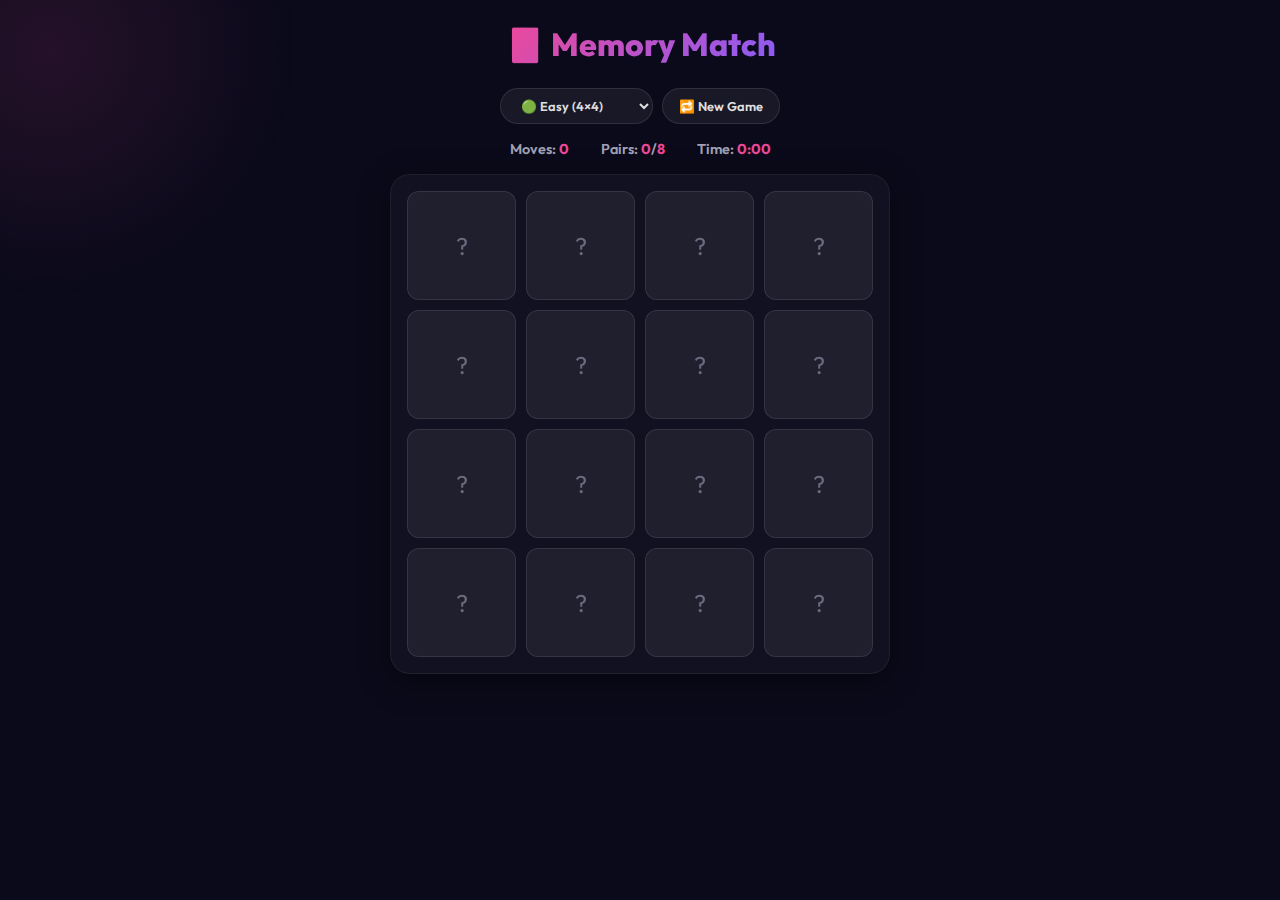
<file: HTML/memory.html>
<!DOCTYPE html>
<html lang="en">
<head>
  <meta charset="UTF-8" />
  <meta name="viewport" content="width=device-width, initial-scale=1.0" />
  <title>🃏 Memory Match</title>
  <link href="https://fonts.googleapis.com/css2?family=Outfit:wght@400;600;700;800&display=swap" rel="stylesheet">
  <style>
    * { box-sizing: border-box; margin: 0; padding: 0; }

    body {
      font-family: 'Outfit', sans-serif;
      background: #0a0a1a;
      color: #f1f1f7;
      display: flex;
      flex-direction: column;
      align-items: center;
      min-height: 100vh;
      padding: 1.5rem;
      position: relative;
      overflow-x: hidden;
    }

    body::before {
      content: '';
      position: fixed;
      top: -200px;
      left: -200px;
      width: 500px;
      height: 500px;
      background: radial-gradient(circle, rgba(236,72,153,0.12), transparent 70%);
      pointer-events: none;
    }

    h1 {
      font-size: 2rem;
      font-weight: 800;
      margin-bottom: 0.5rem;
      background: linear-gradient(135deg, #ec4899, #8b5cf6);
      -webkit-background-clip: text;
      -webkit-text-fill-color: transparent;
      background-clip: text;
    }

    .controls {
      display: flex;
      gap: 0.6rem;
      margin: 1rem 0;
      flex-wrap: wrap;
      justify-content: center;
    }

    select, button {
      padding: 0.5rem 1rem;
      font-family: 'Outfit', sans-serif;
      font-size: 0.8rem;
      font-weight: 600;
      border-radius: 50px;
      border: 1px solid rgba(255,255,255,0.1);
      cursor: pointer;
      background: rgba(255,255,255,0.06);
      color: #e0e0e0;
      transition: all 0.3s ease;
    }

    button:hover, select:hover {
      background: rgba(236,72,153,0.2);
      border-color: rgba(236,72,153,0.4);
    }

    .stats {
      display: flex;
      gap: 2rem;
      margin-bottom: 1rem;
      font-size: 0.9rem;
      font-weight: 600;
      color: #a1a1b5;
    }

    .stats span span {
      color: #ec4899;
      font-weight: 700;
    }

    .board {
      display: grid;
      gap: 10px;
      padding: 16px;
      background: rgba(255,255,255,0.03);
      border: 1px solid rgba(255,255,255,0.06);
      border-radius: 20px;
      box-shadow: 0 8px 32px rgba(0,0,0,0.4);
      max-width: 500px;
      width: 100%;
    }

    .board.cols-4 { grid-template-columns: repeat(4, 1fr); }
    .board.cols-5 { grid-template-columns: repeat(5, 1fr); }
    .board.cols-6 { grid-template-columns: repeat(6, 1fr); }

    .card {
      aspect-ratio: 1;
      perspective: 600px;
      cursor: pointer;
    }

    .card-inner {
      position: relative;
      width: 100%;
      height: 100%;
      transition: transform 0.5s ease;
      transform-style: preserve-3d;
    }

    .card.flipped .card-inner {
      transform: rotateY(180deg);
    }

    .card.matched .card-inner {
      transform: rotateY(180deg);
    }

    .card.matched {
      animation: match-pop 0.5s ease;
    }

    @keyframes match-pop {
      0% { transform: scale(1); }
      30% { transform: scale(1.15); }
      100% { transform: scale(1); }
    }

    .card-face {
      position: absolute;
      inset: 0;
      display: flex;
      align-items: center;
      justify-content: center;
      border-radius: 12px;
      backface-visibility: hidden;
      font-size: 2rem;
    }

    .card-front {
      background: rgba(255,255,255,0.06);
      border: 1px solid rgba(255,255,255,0.1);
      font-size: 1.5rem;
      color: #6b6b80;
      transition: all 0.2s ease;
    }

    .card:hover .card-front {
      background: rgba(236,72,153,0.1);
      border-color: rgba(236,72,153,0.3);
      box-shadow: 0 0 15px rgba(236,72,153,0.15);
    }

    .card-back {
      background: linear-gradient(135deg, rgba(236,72,153,0.15), rgba(139,92,246,0.15));
      border: 1px solid rgba(236,72,153,0.2);
      transform: rotateY(180deg);
    }

    .card.matched .card-back {
      background: rgba(34,197,94,0.15);
      border-color: rgba(34,197,94,0.3);
      box-shadow: 0 0 15px rgba(34,197,94,0.2);
    }

    /* Win overlay */
    .win-overlay {
      position: fixed;
      inset: 0;
      background: rgba(10,10,26,0.92);
      display: flex;
      flex-direction: column;
      align-items: center;
      justify-content: center;
      z-index: 100;
      animation: overlay-in 0.4s ease;
    }

    @keyframes overlay-in {
      from { opacity: 0; }
      to { opacity: 1; }
    }

    .win-overlay h2 {
      font-size: 2.5rem;
      font-weight: 800;
      background: linear-gradient(135deg, #22c55e, #06b6d4);
      -webkit-background-clip: text;
      -webkit-text-fill-color: transparent;
      background-clip: text;
      margin-bottom: 1rem;
    }

    .win-overlay .win-stats {
      font-size: 1.1rem;
      color: #a1a1b5;
      margin-bottom: 1.5rem;
      text-align: center;
      line-height: 2;
    }

    .win-overlay button {
      padding: 0.7rem 2rem;
      font-size: 1rem;
      background: linear-gradient(135deg, #8b5cf6, #3b82f6);
      color: #fff;
      border: none;
      box-shadow: 0 4px 15px rgba(139,92,246,0.3);
    }

    .win-overlay button:hover {
      transform: scale(1.05);
    }

    .hidden { display: none !important; }

    @media (max-width: 400px) {
      .card-face { font-size: 1.5rem; }
      .board { gap: 6px; padding: 10px; }
    }
  </style>
</head>
<body>
  <h1>🃏 Memory Match</h1>

  <div class="controls">
    <select id="difficulty">
      <option value="easy">🟢 Easy (4×4)</option>
      <option value="medium">🟡 Medium (4×5)</option>
      <option value="hard">🔴 Hard (5×6)</option>
    </select>
    <button onclick="startGame()">🔁 New Game</button>
  </div>

  <div class="stats">
    <span>Moves: <span id="moves">0</span></span>
    <span>Pairs: <span id="pairs">0</span>/<span id="totalPairs">8</span></span>
    <span>Time: <span id="timer">0:00</span></span>
  </div>

  <div class="board cols-4" id="board"></div>

  <script>
    const boardEl = document.getElementById('board');
    const movesEl = document.getElementById('moves');
    const pairsEl = document.getElementById('pairs');
    const totalPairsEl = document.getElementById('totalPairs');
    const timerEl = document.getElementById('timer');
    const difficultySelect = document.getElementById('difficulty');

    const EMOJIS = ['🎮','🎯','🎲','🎨','🎵','🎭','🏆','⭐','🔥','💎','🌈','🦄','🍕','🚀','🌙'];

    let cards = [];
    let flippedCards = [];
    let matchedPairs = 0;
    let totalPairsCount = 0;
    let moves = 0;
    let timerInterval = null;
    let seconds = 0;
    let locked = false;

    const CONFIGS = {
      easy:   { cols: 4, rows: 4, pairs: 8 },
      medium: { cols: 5, rows: 4, pairs: 10 },
      hard:   { cols: 6, rows: 5, pairs: 15 }
    };

    function startGame() {
      clearInterval(timerInterval);
      seconds = 0;
      moves = 0;
      matchedPairs = 0;
      flippedCards = [];
      locked = false;

      const config = CONFIGS[difficultySelect.value];
      totalPairsCount = config.pairs;

      movesEl.textContent = '0';
      pairsEl.textContent = '0';
      totalPairsEl.textContent = totalPairsCount;
      timerEl.textContent = '0:00';

      // Set grid columns
      boardEl.className = `board cols-${config.cols}`;

      // Pick random emojis
      const selectedEmojis = [...EMOJIS].sort(() => Math.random() - 0.5).slice(0, config.pairs);
      const deck = [...selectedEmojis, ...selectedEmojis].sort(() => Math.random() - 0.5);

      boardEl.innerHTML = '';
      cards = [];

      deck.forEach((emoji, index) => {
        const card = document.createElement('div');
        card.className = 'card';
        card.dataset.emoji = emoji;
        card.dataset.index = index;
        card.innerHTML = `
          <div class="card-inner">
            <div class="card-face card-front">?</div>
            <div class="card-face card-back">${emoji}</div>
          </div>
        `;
        card.addEventListener('click', () => flipCard(card));
        boardEl.appendChild(card);
        cards.push(card);
      });

      // Start timer on first click
      timerInterval = null;
    }

    function flipCard(card) {
      if (locked) return;
      if (card.classList.contains('flipped') || card.classList.contains('matched')) return;
      if (flippedCards.length >= 2) return;

      // Start timer on first move
      if (!timerInterval && moves === 0) {
        timerInterval = setInterval(() => {
          seconds++;
          const mins = Math.floor(seconds / 60);
          const secs = seconds % 60;
          timerEl.textContent = `${mins}:${secs.toString().padStart(2, '0')}`;
        }, 1000);
      }

      card.classList.add('flipped');
      flippedCards.push(card);

      if (flippedCards.length === 2) {
        moves++;
        movesEl.textContent = moves;
        locked = true;

        const [card1, card2] = flippedCards;

        if (card1.dataset.emoji === card2.dataset.emoji) {
          // Match!
          setTimeout(() => {
            card1.classList.add('matched');
            card2.classList.add('matched');
            matchedPairs++;
            pairsEl.textContent = matchedPairs;
            flippedCards = [];
            locked = false;

            if (matchedPairs === totalPairsCount) {
              clearInterval(timerInterval);
              showWin();
            }
          }, 400);
        } else {
          // No match
          setTimeout(() => {
            card1.classList.remove('flipped');
            card2.classList.remove('flipped');
            flippedCards = [];
            locked = false;
          }, 800);
        }
      }
    }

    function showWin() {
      const mins = Math.floor(seconds / 60);
      const secs = seconds % 60;
      const timeStr = `${mins}:${secs.toString().padStart(2, '0')}`;

      const overlay = document.createElement('div');
      overlay.className = 'win-overlay';
      overlay.innerHTML = `
        <h2>🎉 You Won!</h2>
        <div class="win-stats">
          Moves: ${moves}<br>
          Time: ${timeStr}<br>
          Pairs: ${totalPairsCount}
        </div>
        <button onclick="this.parentElement.remove(); startGame();">🔁 Play Again</button>
      `;
      document.body.appendChild(overlay);
    }

    startGame();
  </script>
</body>
</html>
</file>
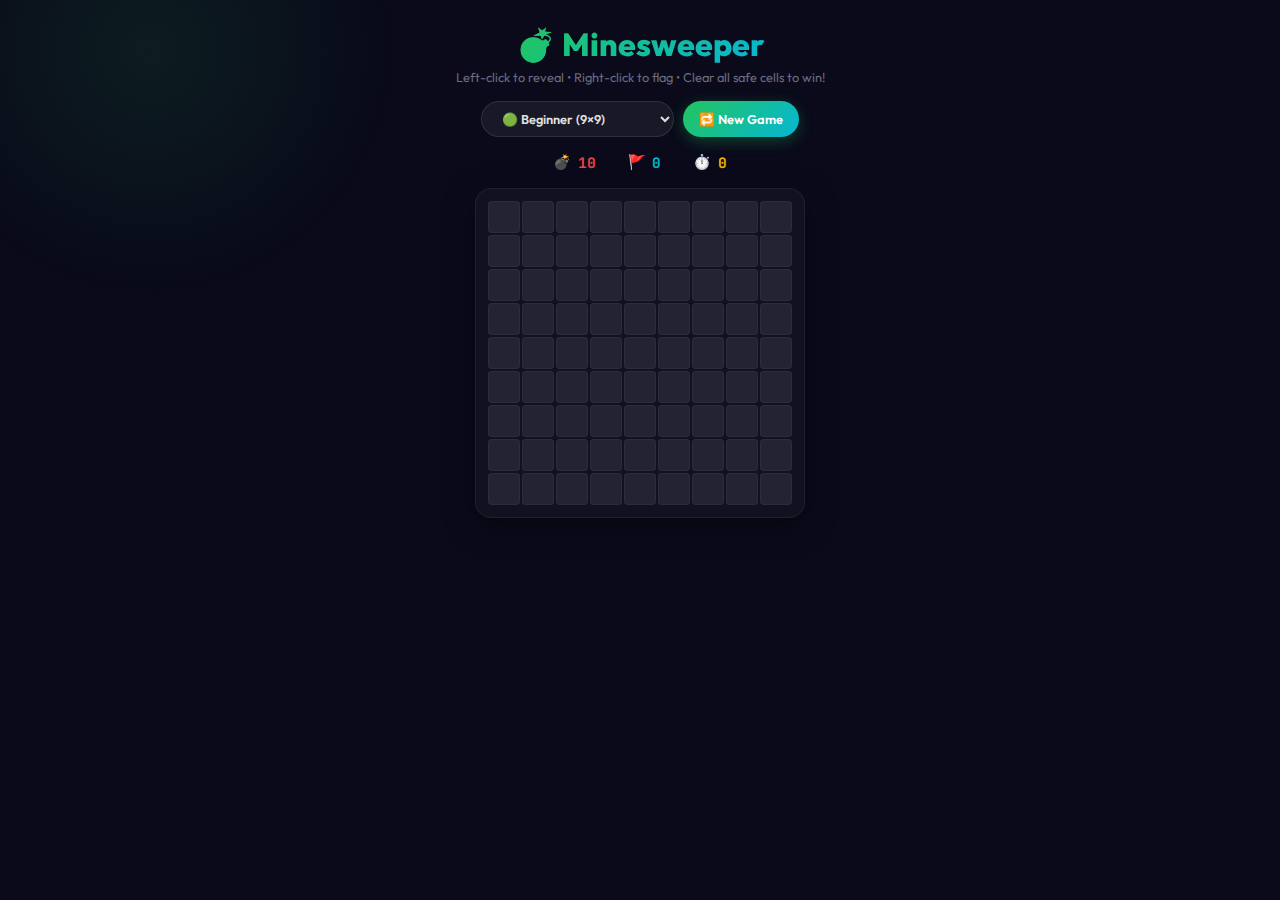
<file: HTML/minesweeper.html>
<!DOCTYPE html>
<html lang="en">
<head>
  <meta charset="UTF-8" />
  <meta name="viewport" content="width=device-width, initial-scale=1.0" />
  <title>💣 Minesweeper</title>
  <link href="https://fonts.googleapis.com/css2?family=Outfit:wght@400;600;700;800&family=JetBrains+Mono:wght@400;600;700&display=swap" rel="stylesheet">
  <style>
    * { box-sizing: border-box; margin: 0; padding: 0; }

    body {
      font-family: 'Outfit', sans-serif;
      background: #0a0a1a;
      color: #f1f1f7;
      display: flex;
      flex-direction: column;
      align-items: center;
      min-height: 100vh;
      padding: 1.5rem;
      position: relative;
      overflow-x: hidden;
    }

    body::before {
      content: '';
      position: fixed;
      top: -200px;
      left: -100px;
      width: 500px;
      height: 500px;
      background: radial-gradient(circle, rgba(34,197,94,0.1), transparent 70%);
      pointer-events: none;
    }

    h1 {
      font-size: 2rem;
      font-weight: 800;
      margin-bottom: 0.3rem;
      background: linear-gradient(135deg, #22c55e, #06b6d4);
      -webkit-background-clip: text;
      -webkit-text-fill-color: transparent;
      background-clip: text;
    }

    .description {
      color: #6b6b80;
      font-size: 0.8rem;
      margin-bottom: 1rem;
      text-align: center;
    }

    .controls {
      display: flex;
      gap: 0.6rem;
      margin-bottom: 1rem;
      flex-wrap: wrap;
      justify-content: center;
    }

    select, button {
      padding: 0.5rem 1rem;
      font-family: 'Outfit', sans-serif;
      font-size: 0.8rem;
      font-weight: 600;
      border-radius: 50px;
      border: 1px solid rgba(255,255,255,0.1);
      cursor: pointer;
      background: rgba(255,255,255,0.06);
      color: #e0e0e0;
      transition: all 0.3s ease;
    }

    button:hover { background: rgba(34,197,94,0.2); border-color: rgba(34,197,94,0.4); }

    .new-btn {
      background: linear-gradient(135deg, #22c55e, #06b6d4);
      color: #fff;
      border: none;
      box-shadow: 0 4px 15px rgba(34,197,94,0.3);
    }

    .new-btn:hover {
      transform: scale(1.05);
      box-shadow: 0 6px 25px rgba(34,197,94,0.4);
    }

    .info-bar {
      display: flex;
      gap: 2rem;
      margin-bottom: 1rem;
      font-size: 0.9rem;
      font-weight: 600;
    }

    .info-bar span {
      display: flex;
      align-items: center;
      gap: 0.4rem;
      color: #a1a1b5;
    }

    .info-bar .val {
      font-family: 'JetBrains Mono', monospace;
      font-weight: 700;
    }

    .info-bar .mines-val { color: #ef4444; }
    .info-bar .time-val { color: #eab308; }
    .info-bar .flag-val { color: #06b6d4; }

    .board-wrapper {
      padding: 12px;
      background: rgba(255,255,255,0.03);
      border: 1px solid rgba(255,255,255,0.06);
      border-radius: 16px;
      box-shadow: 0 8px 32px rgba(0,0,0,0.4);
      overflow-x: auto;
    }

    .board {
      display: grid;
      gap: 2px;
      user-select: none;
    }

    .cell {
      width: 32px;
      height: 32px;
      display: flex;
      align-items: center;
      justify-content: center;
      font-family: 'JetBrains Mono', monospace;
      font-size: 0.8rem;
      font-weight: 700;
      border-radius: 4px;
      cursor: pointer;
      transition: all 0.15s ease;
      border: 1px solid rgba(255,255,255,0.04);
    }

    .cell.hidden {
      background: rgba(255,255,255,0.08);
    }

    .cell.hidden:hover {
      background: rgba(34,197,94,0.15);
      border-color: rgba(34,197,94,0.3);
      transform: scale(1.05);
    }

    .cell.revealed {
      background: rgba(255,255,255,0.02);
      cursor: default;
    }

    .cell.mine-exploded {
      background: rgba(239,68,68,0.3);
      animation: explode 0.3s ease;
    }

    @keyframes explode {
      0% { transform: scale(1); }
      50% { transform: scale(1.3); }
      100% { transform: scale(1); }
    }

    .cell.flagged {
      background: rgba(6,182,212,0.12);
      border-color: rgba(6,182,212,0.3);
    }

    .cell.mine-shown {
      background: rgba(239,68,68,0.1);
    }

    /* Number colors */
    .cell.n1 { color: #3b82f6; }
    .cell.n2 { color: #22c55e; }
    .cell.n3 { color: #ef4444; }
    .cell.n4 { color: #8b5cf6; }
    .cell.n5 { color: #a16207; }
    .cell.n6 { color: #06b6d4; }
    .cell.n7 { color: #f97316; }
    .cell.n8 { color: #6b7280; }

    /* Mobile flag toggle */
    .flag-toggle {
      display: none;
      padding: 0.6rem 1.5rem;
      font-size: 0.9rem;
      margin-bottom: 0.8rem;
    }

    .flag-toggle.active {
      background: rgba(6,182,212,0.2);
      border-color: rgba(6,182,212,0.4);
      color: #06b6d4;
    }

    /* Game over overlay */
    .game-overlay {
      position: fixed;
      inset: 0;
      background: rgba(10,10,26,0.92);
      display: flex;
      flex-direction: column;
      align-items: center;
      justify-content: center;
      z-index: 100;
      animation: overlay-in 0.4s ease;
    }

    @keyframes overlay-in {
      from { opacity: 0; }
      to { opacity: 1; }
    }

    .game-overlay h2 {
      font-size: 2.5rem;
      font-weight: 800;
      margin-bottom: 0.5rem;
    }

    .game-overlay .sub {
      color: #a1a1b5;
      font-size: 1rem;
      margin-bottom: 1.5rem;
    }

    .game-overlay button {
      padding: 0.7rem 2rem;
      font-family: 'Outfit', sans-serif;
      font-size: 1rem;
      font-weight: 700;
      color: #fff;
      background: linear-gradient(135deg, #8b5cf6, #3b82f6);
      border: none;
      border-radius: 50px;
      cursor: pointer;
      box-shadow: 0 4px 15px rgba(139,92,246,0.3);
      transition: all 0.3s ease;
    }

    .game-overlay button:hover { transform: scale(1.05); }

    @media (max-width: 600px) {
      .flag-toggle { display: inline-block; }
      .cell { width: 28px; height: 28px; font-size: 0.7rem; }
    }

    @media (max-width: 400px) {
      .cell { width: 24px; height: 24px; font-size: 0.6rem; }
    }
  </style>
</head>
<body>
  <h1>💣 Minesweeper</h1>
  <p class="description">Left-click to reveal • Right-click to flag • Clear all safe cells to win!</p>

  <div class="controls">
    <select id="difficulty" onchange="newGame()">
      <option value="beginner">🟢 Beginner (9×9)</option>
      <option value="intermediate">🟡 Intermediate (16×16)</option>
      <option value="expert">🔴 Expert (30×16)</option>
    </select>
    <button class="new-btn" onclick="newGame()">🔁 New Game</button>
  </div>

  <button class="flag-toggle" id="flagToggle" onclick="toggleFlagMode()">🚩 Flag Mode: OFF</button>

  <div class="info-bar">
    <span>💣 <span class="val mines-val" id="mineCount">10</span></span>
    <span>🚩 <span class="val flag-val" id="flagCount">0</span></span>
    <span>⏱️ <span class="val time-val" id="timer">0</span></span>
  </div>

  <div class="board-wrapper">
    <div class="board" id="board"></div>
  </div>

  <script>
    const CONFIGS = {
      beginner:     { rows: 9,  cols: 9,  mines: 10 },
      intermediate: { rows: 16, cols: 16, mines: 40 },
      expert:       { rows: 16, cols: 30, mines: 99 }
    };

    const boardEl = document.getElementById('board');
    const mineCountEl = document.getElementById('mineCount');
    const flagCountEl = document.getElementById('flagCount');
    const timerEl = document.getElementById('timer');
    const difficultySelect = document.getElementById('difficulty');
    const flagToggle = document.getElementById('flagToggle');

    let grid = [];
    let rows, cols, totalMines;
    let revealed = [];
    let flagged = [];
    let gameOver = false;
    let firstClick = true;
    let timerInterval = null;
    let seconds = 0;
    let flagMode = false;

    function newGame() {
      clearInterval(timerInterval);
      document.querySelectorAll('.game-overlay').forEach(el => el.remove());

      const config = CONFIGS[difficultySelect.value];
      rows = config.rows;
      cols = config.cols;
      totalMines = config.mines;

      grid = Array(rows).fill(null).map(() => Array(cols).fill(0));
      revealed = Array(rows).fill(null).map(() => Array(cols).fill(false));
      flagged = Array(rows).fill(null).map(() => Array(cols).fill(false));
      gameOver = false;
      firstClick = true;
      seconds = 0;
      flagMode = false;
      flagToggle.classList.remove('active');
      flagToggle.textContent = '🚩 Flag Mode: OFF';

      mineCountEl.textContent = totalMines;
      flagCountEl.textContent = '0';
      timerEl.textContent = '0';

      boardEl.style.gridTemplateColumns = `repeat(${cols}, 1fr)`;
      renderBoard();
    }

    function placeMines(safeRow, safeCol) {
      // Ensure first click and neighbors are safe
      const safeZone = new Set();
      for (let dr = -1; dr <= 1; dr++) {
        for (let dc = -1; dc <= 1; dc++) {
          const nr = safeRow + dr, nc = safeCol + dc;
          if (nr >= 0 && nr < rows && nc >= 0 && nc < cols) {
            safeZone.add(`${nr},${nc}`);
          }
        }
      }

      let placed = 0;
      while (placed < totalMines) {
        const r = Math.floor(Math.random() * rows);
        const c = Math.floor(Math.random() * cols);
        if (grid[r][c] !== -1 && !safeZone.has(`${r},${c}`)) {
          grid[r][c] = -1;
          placed++;
        }
      }

      // Calculate numbers
      for (let r = 0; r < rows; r++) {
        for (let c = 0; c < cols; c++) {
          if (grid[r][c] === -1) continue;
          let count = 0;
          for (let dr = -1; dr <= 1; dr++) {
            for (let dc = -1; dc <= 1; dc++) {
              const nr = r + dr, nc = c + dc;
              if (nr >= 0 && nr < rows && nc >= 0 && nc < cols && grid[nr][nc] === -1) {
                count++;
              }
            }
          }
          grid[r][c] = count;
        }
      }
    }

    function renderBoard() {
      boardEl.innerHTML = '';
      for (let r = 0; r < rows; r++) {
        for (let c = 0; c < cols; c++) {
          const cell = document.createElement('div');
          cell.className = 'cell';
          cell.dataset.row = r;
          cell.dataset.col = c;

          if (revealed[r][c]) {
            cell.classList.add('revealed');
            if (grid[r][c] === -1) {
              cell.textContent = '💣';
              cell.classList.add('mine-shown');
            } else if (grid[r][c] > 0) {
              cell.textContent = grid[r][c];
              cell.classList.add(`n${grid[r][c]}`);
            }
          } else {
            cell.classList.add('hidden');
            if (flagged[r][c]) {
              cell.textContent = '🚩';
              cell.classList.add('flagged');
            }
          }

          cell.addEventListener('click', (e) => handleClick(r, c, e));
          cell.addEventListener('contextmenu', (e) => {
            e.preventDefault();
            toggleFlag(r, c);
          });

          boardEl.appendChild(cell);
        }
      }
    }

    function handleClick(r, c, e) {
      if (gameOver) return;
      if (flagMode) {
        toggleFlag(r, c);
        return;
      }
      if (flagged[r][c]) return;
      if (revealed[r][c]) return;

      if (firstClick) {
        firstClick = false;
        placeMines(r, c);

        // Start timer
        timerInterval = setInterval(() => {
          seconds++;
          timerEl.textContent = seconds;
        }, 1000);
      }

      reveal(r, c);
      renderBoard();
      checkWin();
    }

    function reveal(r, c) {
      if (r < 0 || r >= rows || c < 0 || c >= cols) return;
      if (revealed[r][c] || flagged[r][c]) return;

      revealed[r][c] = true;

      if (grid[r][c] === -1) {
        // Hit a mine!
        gameOver = true;
        clearInterval(timerInterval);

        // Reveal all mines
        for (let i = 0; i < rows; i++) {
          for (let j = 0; j < cols; j++) {
            if (grid[i][j] === -1) revealed[i][j] = true;
          }
        }

        renderBoard();

        // Mark exploded mine
        const explodedCell = boardEl.querySelector(`.cell[data-row="${r}"][data-col="${c}"]`);
        if (explodedCell) explodedCell.classList.add('mine-exploded');

        setTimeout(() => showOverlay(false), 500);
        return;
      }

      if (grid[r][c] === 0) {
        // Flood fill
        for (let dr = -1; dr <= 1; dr++) {
          for (let dc = -1; dc <= 1; dc++) {
            reveal(r + dr, c + dc);
          }
        }
      }
    }

    function toggleFlag(r, c) {
      if (gameOver || revealed[r][c]) return;

      flagged[r][c] = !flagged[r][c];
      const totalFlags = flagged.flat().filter(Boolean).length;
      flagCountEl.textContent = totalFlags;
      mineCountEl.textContent = totalMines - totalFlags;
      renderBoard();
    }

    function toggleFlagMode() {
      flagMode = !flagMode;
      flagToggle.classList.toggle('active', flagMode);
      flagToggle.textContent = flagMode ? '🚩 Flag Mode: ON' : '🚩 Flag Mode: OFF';
    }

    function checkWin() {
      if (gameOver) return;

      let safeCells = 0;
      let revealedCount = 0;

      for (let r = 0; r < rows; r++) {
        for (let c = 0; c < cols; c++) {
          if (grid[r][c] !== -1) safeCells++;
          if (revealed[r][c] && grid[r][c] !== -1) revealedCount++;
        }
      }

      if (revealedCount === safeCells) {
        gameOver = true;
        clearInterval(timerInterval);

        // Auto-flag remaining mines
        for (let r = 0; r < rows; r++) {
          for (let c = 0; c < cols; c++) {
            if (grid[r][c] === -1) flagged[r][c] = true;
          }
        }
        renderBoard();
        setTimeout(() => showOverlay(true), 300);
      }
    }

    function showOverlay(won) {
      const overlay = document.createElement('div');
      overlay.className = 'game-overlay';
      overlay.innerHTML = `
        <h2>${won ? '🎉 You Won!' : '💥 Game Over!'}</h2>
        <div class="sub">${won ? `Cleared in ${seconds}s` : 'You hit a mine!'}</div>
        <button onclick="this.parentElement.remove(); newGame();">🔁 Play Again</button>
      `;
      document.body.appendChild(overlay);
    }

    newGame();
  </script>
</body>
</html>
</file>
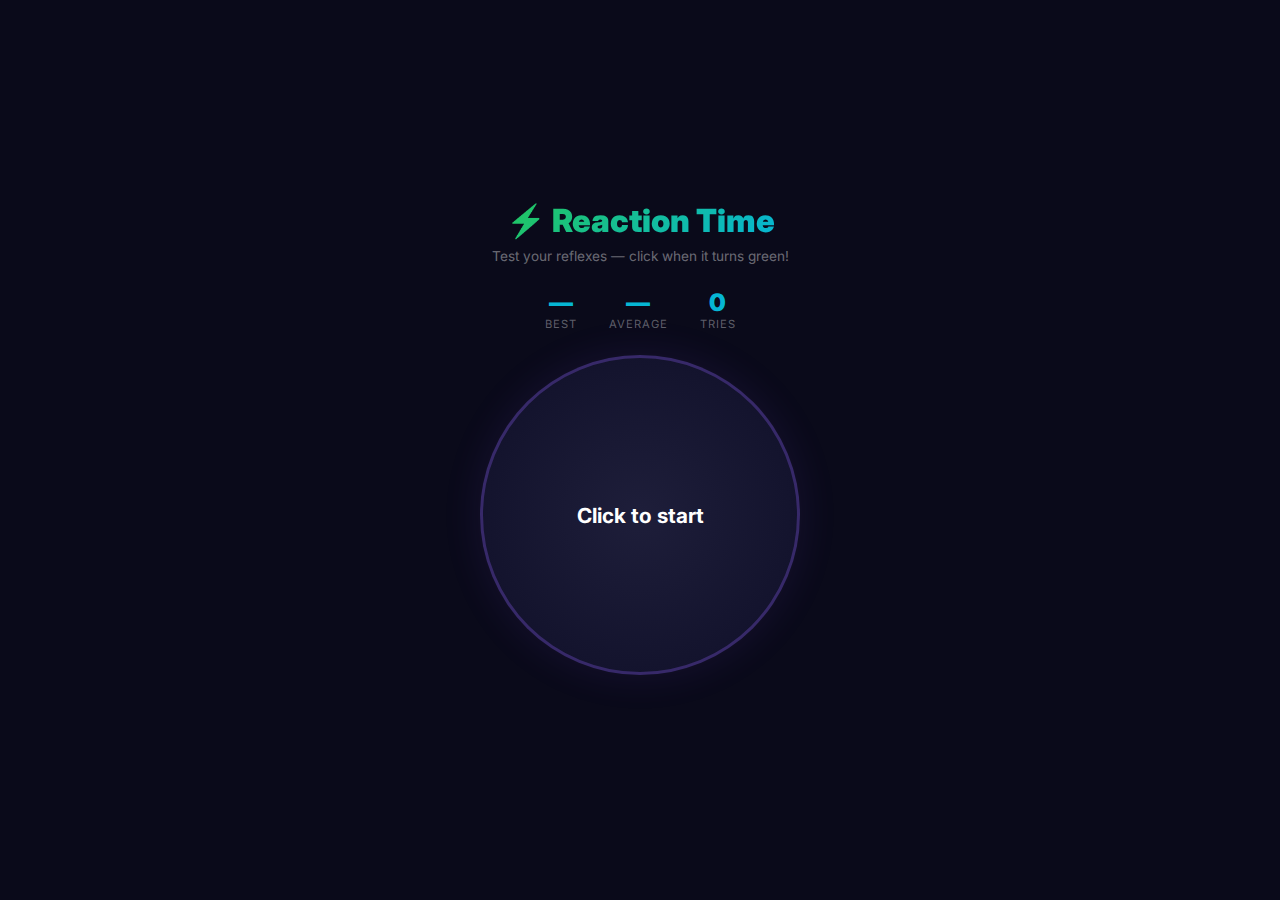
<file: HTML/reaction.html>
<!DOCTYPE html>
<html lang="en">
<head>
  <meta charset="UTF-8" />
  <meta name="viewport" content="width=device-width, initial-scale=1.0" />
  <title>Reaction Time — Reflex Test</title>
  <style>
    @import url('https://fonts.googleapis.com/css2?family=Inter:wght@400;600;700;900&display=swap');

    * { margin: 0; padding: 0; box-sizing: border-box; }

    body {
      font-family: 'Inter', sans-serif;
      background: #0a0a1a;
      color: #fff;
      min-height: 100vh;
      display: flex;
      flex-direction: column;
      align-items: center;
      justify-content: center;
      overflow: hidden;
      user-select: none;
    }

    h1 {
      font-size: 2rem;
      font-weight: 900;
      background: linear-gradient(135deg, #22c55e, #06b6d4);
      -webkit-background-clip: text;
      -webkit-text-fill-color: transparent;
      margin-bottom: 8px;
    }

    .subtitle {
      color: rgba(255,255,255,0.4);
      font-size: 0.85rem;
      margin-bottom: 24px;
    }

    .stats-row {
      display: flex;
      gap: 32px;
      margin-bottom: 24px;
    }
    .stat-val { font-size: 1.5rem; font-weight: 900; color: #06b6d4; }
    .stat-lbl { font-size: 0.7rem; color: rgba(255,255,255,0.35); text-transform: uppercase; letter-spacing: 1px; }

    .target-area {
      width: 320px;
      height: 320px;
      border-radius: 50%;
      display: flex;
      flex-direction: column;
      align-items: center;
      justify-content: center;
      cursor: pointer;
      transition: background 0.2s, box-shadow 0.3s, transform 0.15s;
      margin-bottom: 24px;
      position: relative;
    }
    .target-area:active { transform: scale(0.96); }

    .target-area.waiting {
      background: radial-gradient(circle, #ef4444 0%, #991b1b 100%);
      box-shadow: 0 0 80px rgba(239,68,68,0.3);
    }
    .target-area.ready {
      background: radial-gradient(circle, #22c55e 0%, #15803d 100%);
      box-shadow: 0 0 80px rgba(34,197,94,0.4);
      animation: glow-green 1.5s infinite;
    }
    .target-area.idle {
      background: radial-gradient(circle, #1e1e3a 0%, #0f0f28 100%);
      border: 3px solid rgba(139,92,246,0.3);
      box-shadow: 0 0 40px rgba(139,92,246,0.1);
    }
    .target-area.too-early {
      background: radial-gradient(circle, #f97316 0%, #9a3412 100%);
      box-shadow: 0 0 60px rgba(249,115,22,0.3);
    }
    .target-area.result {
      background: radial-gradient(circle, #1a1a3a 0%, #0f0f28 100%);
      border: 3px solid rgba(6,182,212,0.4);
      box-shadow: 0 0 60px rgba(6,182,212,0.2);
    }

    @keyframes glow-green {
      0%, 100% { box-shadow: 0 0 60px rgba(34,197,94,0.3); }
      50% { box-shadow: 0 0 100px rgba(34,197,94,0.5); }
    }

    .target-text {
      font-size: 1.3rem;
      font-weight: 700;
      text-align: center;
      padding: 20px;
    }
    .target-subtext {
      font-size: 0.85rem;
      opacity: 0.7;
      margin-top: 8px;
    }

    .reaction-time {
      font-size: 3.5rem;
      font-weight: 900;
      color: #06b6d4;
    }
    .reaction-unit {
      font-size: 1rem;
      color: rgba(255,255,255,0.5);
    }

    .history {
      display: flex;
      gap: 8px;
      flex-wrap: wrap;
      justify-content: center;
      max-width: 400px;
    }
    .history-item {
      padding: 6px 14px;
      background: rgba(255,255,255,0.06);
      border-radius: 8px;
      font-size: 0.8rem;
      font-weight: 600;
      color: rgba(255,255,255,0.6);
    }
    .history-item.best { color: #22c55e; border: 1px solid rgba(34,197,94,0.3); }

    .rating {
      font-size: 1rem;
      font-weight: 700;
      margin-top: 4px;
    }
  </style>
</head>
<body>
  <h1>⚡ Reaction Time</h1>
  <p class="subtitle">Test your reflexes — click when it turns green!</p>

  <div class="stats-row">
    <div style="text-align:center">
      <div class="stat-val" id="best">—</div>
      <div class="stat-lbl">Best</div>
    </div>
    <div style="text-align:center">
      <div class="stat-val" id="avg">—</div>
      <div class="stat-lbl">Average</div>
    </div>
    <div style="text-align:center">
      <div class="stat-val" id="tries">0</div>
      <div class="stat-lbl">Tries</div>
    </div>
  </div>

  <div class="target-area idle" id="target" onclick="handleClick()">
    <div class="target-text" id="target-text">Click to start</div>
  </div>

  <div class="history" id="history"></div>

  <script>
    let state = 'idle'; // idle, waiting, ready, result, too-early
    let startTime = 0;
    let timeoutId = null;
    let results = [];

    const target = document.getElementById('target');
    const targetText = document.getElementById('target-text');

    function handleClick() {
      if (state === 'idle' || state === 'result' || state === 'too-early') {
        startWaiting();
      } else if (state === 'waiting') {
        tooEarly();
      } else if (state === 'ready') {
        recordResult();
      }
    }

    function startWaiting() {
      state = 'waiting';
      target.className = 'target-area waiting';
      targetText.innerHTML = 'Wait for green...<div class="target-subtext">Don\'t click yet!</div>';

      const delay = 1500 + Math.random() * 3500; // 1.5s – 5s
      timeoutId = setTimeout(() => {
        state = 'ready';
        target.className = 'target-area ready';
        targetText.innerHTML = 'CLICK NOW!';
        startTime = performance.now();
      }, delay);
    }

    function tooEarly() {
      clearTimeout(timeoutId);
      state = 'too-early';
      target.className = 'target-area too-early';
      targetText.innerHTML = '⚠️ Too early!<div class="target-subtext">Click to try again</div>';
    }

    function recordResult() {
      const elapsed = Math.round(performance.now() - startTime);
      state = 'result';
      target.className = 'target-area result';

      results.push(elapsed);

      const rating = getRating(elapsed);

      targetText.innerHTML =
        `<div class="reaction-time">${elapsed}<span class="reaction-unit"> ms</span></div>
         <div class="rating" style="color:${rating.color}">${rating.text}</div>
         <div class="target-subtext">Click to try again</div>`;

      updateStats();
      updateHistory();
    }

    function getRating(ms) {
      if (ms < 150) return { text: '🤖 Inhuman!', color: '#a855f7' };
      if (ms < 200) return { text: '⚡ Lightning!', color: '#22c55e' };
      if (ms < 250) return { text: '🔥 Blazing Fast!', color: '#06b6d4' };
      if (ms < 300) return { text: '👍 Great', color: '#eab308' };
      if (ms < 400) return { text: '😊 Average', color: '#f97316' };
      return { text: '🐢 Keep Trying', color: '#ef4444' };
    }

    function updateStats() {
      const best = Math.min(...results);
      const avg = Math.round(results.reduce((a,b) => a+b, 0) / results.length);

      document.getElementById('best').textContent = best + 'ms';
      document.getElementById('avg').textContent = avg + 'ms';
      document.getElementById('tries').textContent = results.length;
    }

    function updateHistory() {
      const container = document.getElementById('history');
      const best = Math.min(...results);
      container.innerHTML = results.slice(-10).map(r =>
        `<div class="history-item${r === best ? ' best' : ''}">${r}ms</div>`
      ).join('');
    }
  </script>
</body>
</html>
</file>
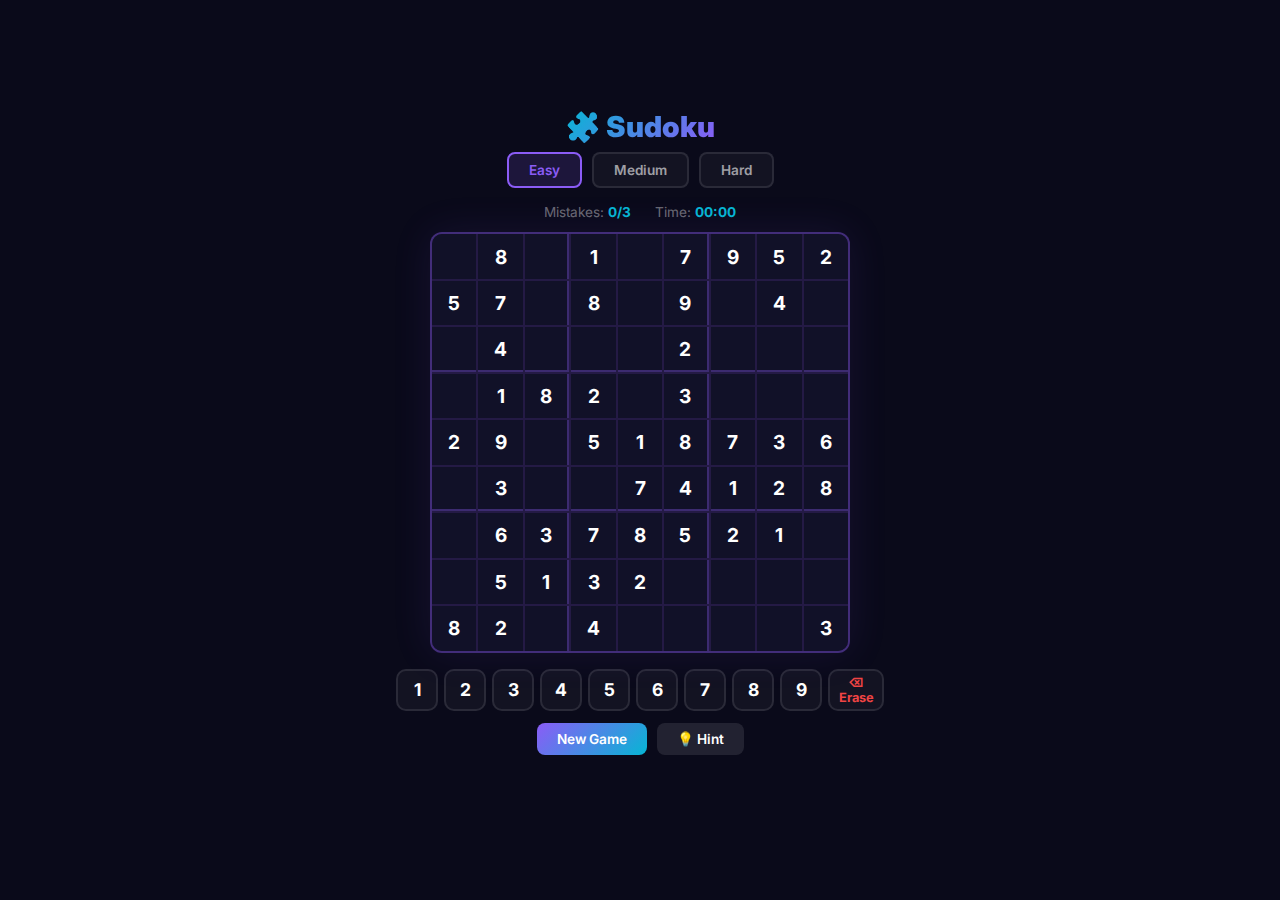
<file: HTML/sudoku.html>
<!DOCTYPE html>
<html lang="en">
<head>
  <meta charset="UTF-8" />
  <meta name="viewport" content="width=device-width, initial-scale=1.0" />
  <title>Sudoku — Number Puzzle</title>
  <style>
    @import url('https://fonts.googleapis.com/css2?family=Inter:wght@400;600;700;900&display=swap');

    * { margin: 0; padding: 0; box-sizing: border-box; }

    body {
      font-family: 'Inter', sans-serif;
      background: #0a0a1a;
      color: #fff;
      min-height: 100vh;
      display: flex;
      flex-direction: column;
      align-items: center;
      justify-content: center;
      padding: 20px;
    }

    h1 {
      font-size: 1.8rem;
      font-weight: 900;
      background: linear-gradient(135deg, #06b6d4, #8b5cf6);
      -webkit-background-clip: text;
      -webkit-text-fill-color: transparent;
      margin-bottom: 8px;
    }

    .controls {
      display: flex;
      gap: 10px;
      margin-bottom: 16px;
      flex-wrap: wrap;
      justify-content: center;
    }

    .diff-btn {
      padding: 8px 20px;
      border: 2px solid rgba(255,255,255,0.1);
      background: rgba(255,255,255,0.04);
      color: rgba(255,255,255,0.6);
      border-radius: 8px;
      cursor: pointer;
      font-family: inherit;
      font-weight: 600;
      font-size: 0.85rem;
      transition: all 0.2s;
    }
    .diff-btn.active {
      border-color: #8b5cf6;
      color: #8b5cf6;
      background: rgba(139,92,246,0.15);
    }
    .diff-btn:hover { border-color: #8b5cf6; }

    .info-row {
      display: flex;
      gap: 24px;
      margin-bottom: 12px;
      font-size: 0.85rem;
    }
    .info-row span { color: rgba(255,255,255,0.4); }
    .info-row strong { color: #06b6d4; }

    .grid {
      display: grid;
      grid-template-columns: repeat(9, 1fr);
      gap: 2px;
      background: rgba(139,92,246,0.2);
      border: 2px solid rgba(139,92,246,0.3);
      border-radius: 12px;
      overflow: hidden;
      max-width: 420px;
      width: 100%;
      box-shadow: 0 0 40px rgba(139,92,246,0.1);
    }

    .cell {
      aspect-ratio: 1;
      display: flex;
      align-items: center;
      justify-content: center;
      font-size: 1.2rem;
      font-weight: 700;
      background: #111128;
      cursor: pointer;
      transition: background 0.15s;
      user-select: none;
      position: relative;
    }
    .cell:hover { background: #1a1a3a; }
    .cell.selected { background: rgba(139,92,246,0.25); }
    .cell.given { color: #fff; cursor: default; }
    .cell.user { color: #06b6d4; }
    .cell.error { color: #ef4444; background: rgba(239,68,68,0.1); }
    .cell.highlight { background: rgba(139,92,246,0.1); }

    /* 3x3 box borders */
    .cell:nth-child(3n) { border-right: 2px solid rgba(139,92,246,0.35); }
    .cell:nth-child(9n) { border-right: none; }
    .cell:nth-child(n+19):nth-child(-n+27) { border-bottom: 2px solid rgba(139,92,246,0.35); }
    .cell:nth-child(n+46):nth-child(-n+54) { border-bottom: 2px solid rgba(139,92,246,0.35); }

    .numpad {
      display: flex;
      gap: 6px;
      margin-top: 16px;
      flex-wrap: wrap;
      justify-content: center;
    }

    .num-btn {
      width: 42px;
      height: 42px;
      border: 2px solid rgba(255,255,255,0.1);
      background: rgba(255,255,255,0.04);
      color: #fff;
      border-radius: 10px;
      font-size: 1.1rem;
      font-weight: 700;
      cursor: pointer;
      transition: all 0.2s;
      font-family: inherit;
    }
    .num-btn:hover { border-color: #06b6d4; background: rgba(6,182,212,0.15); }
    .num-btn.erase { font-size: 0.8rem; width: 56px; color: #ef4444; }

    .message {
      margin-top: 12px;
      font-weight: 700;
      font-size: 1rem;
      min-height: 24px;
    }

    .action-btns {
      margin-top: 12px;
      display: flex;
      gap: 10px;
    }
    .action-btn {
      padding: 8px 20px;
      border: none;
      border-radius: 8px;
      font-family: inherit;
      font-weight: 600;
      font-size: 0.85rem;
      cursor: pointer;
      transition: transform 0.2s;
    }
    .action-btn:hover { transform: scale(1.05); }
    .action-btn.new-game { background: linear-gradient(135deg, #8b5cf6, #06b6d4); color: #fff; }
    .action-btn.hint { background: rgba(255,255,255,0.1); color: #fff; }
  </style>
</head>
<body>
  <h1>🧩 Sudoku</h1>

  <div class="controls">
    <button class="diff-btn active" data-diff="easy">Easy</button>
    <button class="diff-btn" data-diff="medium">Medium</button>
    <button class="diff-btn" data-diff="hard">Hard</button>
  </div>

  <div class="info-row">
    <div><span>Mistakes: </span><strong id="mistakes">0/3</strong></div>
    <div><span>Time: </span><strong id="timer">00:00</strong></div>
  </div>

  <div class="grid" id="grid"></div>

  <div class="numpad" id="numpad"></div>

  <div class="action-btns">
    <button class="action-btn new-game" onclick="newGame()">New Game</button>
    <button class="action-btn hint" onclick="giveHint()">💡 Hint</button>
  </div>

  <div class="message" id="message"></div>

  <script>
    // --- Sudoku Generator ---
    function generateSolved() {
      const grid = Array.from({length:9}, () => Array(9).fill(0));

      function isValid(grid, r, c, n) {
        for (let i = 0; i < 9; i++) {
          if (grid[r][i] === n || grid[i][c] === n) return false;
        }
        const br = Math.floor(r/3)*3, bc = Math.floor(c/3)*3;
        for (let i = br; i < br+3; i++)
          for (let j = bc; j < bc+3; j++)
            if (grid[i][j] === n) return false;
        return true;
      }

      function solve(grid) {
        for (let r = 0; r < 9; r++) {
          for (let c = 0; c < 9; c++) {
            if (grid[r][c] === 0) {
              const nums = [1,2,3,4,5,6,7,8,9].sort(() => Math.random()-0.5);
              for (const n of nums) {
                if (isValid(grid, r, c, n)) {
                  grid[r][c] = n;
                  if (solve(grid)) return true;
                  grid[r][c] = 0;
                }
              }
              return false;
            }
          }
        }
        return true;
      }

      solve(grid);
      return grid;
    }

    function makePuzzle(solved, difficulty) {
      const remove = { easy: 35, medium: 45, hard: 52 }[difficulty] || 40;
      const puzzle = solved.map(r => [...r]);
      let removed = 0;
      while (removed < remove) {
        const r = Math.floor(Math.random()*9);
        const c = Math.floor(Math.random()*9);
        if (puzzle[r][c] !== 0) {
          puzzle[r][c] = 0;
          removed++;
        }
      }
      return puzzle;
    }

    // --- Game State ---
    let solved, puzzle, userGrid, selectedCell = null, mistakes = 0, difficulty = 'easy';
    let timerInterval, seconds = 0;

    function newGame() {
      clearInterval(timerInterval);
      seconds = 0;
      mistakes = 0;
      selectedCell = null;
      document.getElementById('message').textContent = '';
      document.getElementById('message').style.color = '';

      solved = generateSolved();
      puzzle = makePuzzle(solved, difficulty);
      userGrid = puzzle.map(r => [...r]);

      renderGrid();
      startTimer();
      updateInfo();
    }

    function startTimer() {
      clearInterval(timerInterval);
      timerInterval = setInterval(() => {
        seconds++;
        const m = String(Math.floor(seconds/60)).padStart(2,'0');
        const s = String(seconds%60).padStart(2,'0');
        document.getElementById('timer').textContent = m + ':' + s;
      }, 1000);
    }

    function updateInfo() {
      document.getElementById('mistakes').textContent = mistakes + '/3';
      if (mistakes >= 3) document.getElementById('mistakes').style.color = '#ef4444';
      else document.getElementById('mistakes').style.color = '';
    }

    function renderGrid() {
      const grid = document.getElementById('grid');
      grid.innerHTML = '';
      for (let r = 0; r < 9; r++) {
        for (let c = 0; c < 9; c++) {
          const cell = document.createElement('div');
          cell.className = 'cell';
          cell.dataset.r = r;
          cell.dataset.c = c;

          if (puzzle[r][c] !== 0) {
            cell.textContent = puzzle[r][c];
            cell.classList.add('given');
          } else if (userGrid[r][c] !== 0) {
            cell.textContent = userGrid[r][c];
            cell.classList.add('user');
            if (userGrid[r][c] !== solved[r][c]) cell.classList.add('error');
          }

          cell.addEventListener('click', () => selectCell(r, c));
          grid.appendChild(cell);
        }
      }
      highlightSelected();
    }

    function selectCell(r, c) {
      if (puzzle[r][c] !== 0) return; // can't select given cells
      selectedCell = { r, c };
      highlightSelected();
    }

    function highlightSelected() {
      document.querySelectorAll('.cell').forEach(cell => {
        cell.classList.remove('selected', 'highlight');
      });
      if (!selectedCell) return;

      const { r, c } = selectedCell;
      document.querySelectorAll('.cell').forEach(cell => {
        const cr = +cell.dataset.r, cc = +cell.dataset.c;
        if (cr === r && cc === c) {
          cell.classList.add('selected');
        } else if (cr === r || cc === c ||
          (Math.floor(cr/3) === Math.floor(r/3) && Math.floor(cc/3) === Math.floor(c/3))) {
          cell.classList.add('highlight');
        }
      });
    }

    function placeNumber(n) {
      if (!selectedCell || mistakes >= 3) return;
      const { r, c } = selectedCell;
      if (puzzle[r][c] !== 0) return;

      userGrid[r][c] = n;

      if (n !== 0 && n !== solved[r][c]) {
        mistakes++;
        updateInfo();
        if (mistakes >= 3) {
          clearInterval(timerInterval);
          document.getElementById('message').textContent = '💀 Game Over! Too many mistakes.';
          document.getElementById('message').style.color = '#ef4444';
        }
      }

      renderGrid();
      checkWin();
    }

    function checkWin() {
      for (let r = 0; r < 9; r++)
        for (let c = 0; c < 9; c++)
          if (userGrid[r][c] !== solved[r][c]) return;

      clearInterval(timerInterval);
      document.getElementById('message').textContent = '🎉 Congratulations! Puzzle solved!';
      document.getElementById('message').style.color = '#22c55e';
    }

    function giveHint() {
      if (mistakes >= 3) return;
      const empty = [];
      for (let r = 0; r < 9; r++)
        for (let c = 0; c < 9; c++)
          if (userGrid[r][c] !== solved[r][c]) empty.push({r, c});
      if (empty.length === 0) return;
      const { r, c } = empty[Math.floor(Math.random()*empty.length)];
      userGrid[r][c] = solved[r][c];
      selectedCell = { r, c };
      renderGrid();
      checkWin();
    }

    // --- Build Numpad ---
    const numpad = document.getElementById('numpad');
    for (let i = 1; i <= 9; i++) {
      const btn = document.createElement('button');
      btn.className = 'num-btn';
      btn.textContent = i;
      btn.onclick = () => placeNumber(i);
      numpad.appendChild(btn);
    }
    const eraseBtn = document.createElement('button');
    eraseBtn.className = 'num-btn erase';
    eraseBtn.textContent = '⌫ Erase';
    eraseBtn.onclick = () => placeNumber(0);
    numpad.appendChild(eraseBtn);

    // --- Keyboard Input ---
    document.addEventListener('keydown', e => {
      const n = parseInt(e.key);
      if (n >= 1 && n <= 9) placeNumber(n);
      else if (e.key === 'Backspace' || e.key === 'Delete') placeNumber(0);
      else if (e.key === 'ArrowUp' && selectedCell) selectCell(Math.max(0, selectedCell.r-1), selectedCell.c);
      else if (e.key === 'ArrowDown' && selectedCell) selectCell(Math.min(8, selectedCell.r+1), selectedCell.c);
      else if (e.key === 'ArrowLeft' && selectedCell) selectCell(selectedCell.r, Math.max(0, selectedCell.c-1));
      else if (e.key === 'ArrowRight' && selectedCell) selectCell(selectedCell.r, Math.min(8, selectedCell.c+1));
    });

    // --- Difficulty ---
    document.querySelectorAll('.diff-btn').forEach(btn => {
      btn.addEventListener('click', () => {
        document.querySelectorAll('.diff-btn').forEach(b => b.classList.remove('active'));
        btn.classList.add('active');
        difficulty = btn.dataset.diff;
        newGame();
      });
    });

    newGame();
  </script>
</body>
</html>
</file>
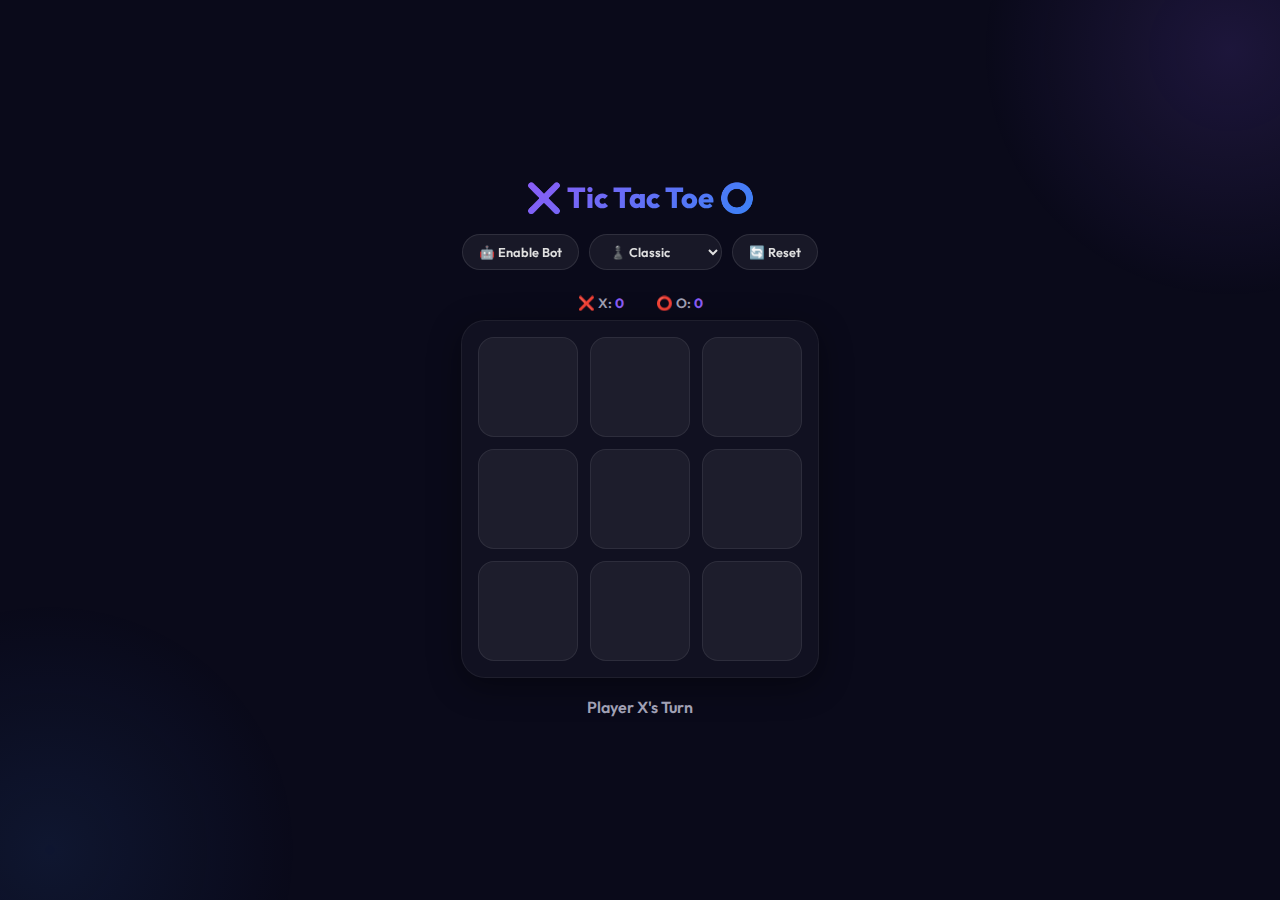
<file: HTML/tictactoe.html>
<!DOCTYPE html>
<html lang="en">
<head>
  <meta charset="UTF-8" />
  <meta name="viewport" content="width=device-width, initial-scale=1.0" />
  <title>❌ Tic Tac Toe ⭕</title>
  <link href="https://fonts.googleapis.com/css2?family=Outfit:wght@400;600;700;800&display=swap" rel="stylesheet">
  <style>
    * { box-sizing: border-box; margin: 0; padding: 0; }

    body {
      font-family: 'Outfit', sans-serif;
      background: #0a0a1a;
      color: #fff;
      display: flex;
      justify-content: center;
      align-items: center;
      min-height: 100vh;
      flex-direction: column;
      padding: 1.5rem;
      position: relative;
      overflow-x: hidden;
    }

    body::before {
      content: '';
      position: fixed;
      top: -200px;
      right: -200px;
      width: 500px;
      height: 500px;
      background: radial-gradient(circle, rgba(139,92,246,0.15), transparent 70%);
      pointer-events: none;
    }

    body::after {
      content: '';
      position: fixed;
      bottom: -200px;
      left: -200px;
      width: 500px;
      height: 500px;
      background: radial-gradient(circle, rgba(59,130,246,0.1), transparent 70%);
      pointer-events: none;
    }

    h1 {
      font-size: 1.8rem;
      font-weight: 800;
      margin-bottom: 1.2rem;
      text-align: center;
      background: linear-gradient(135deg, #8b5cf6, #3b82f6);
      -webkit-background-clip: text;
      -webkit-text-fill-color: transparent;
      background-clip: text;
    }

    .controls {
      margin-bottom: 1rem;
      display: flex;
      gap: 0.6rem;
      flex-wrap: wrap;
      justify-content: center;
    }

    .top-controls {
      display: flex;
      gap: 0.6rem;
      margin-bottom: 1rem;
      justify-content: center;
      flex-wrap: wrap;
    }

    select, button {
      padding: 0.5rem 1rem;
      font-family: 'Outfit', sans-serif;
      font-size: 0.8rem;
      font-weight: 600;
      border-radius: 50px;
      border: 1px solid rgba(255,255,255,0.1);
      cursor: pointer;
      background: rgba(255,255,255,0.06);
      color: #e0e0e0;
      backdrop-filter: blur(8px);
      -webkit-backdrop-filter: blur(8px);
      transition: all 0.3s ease;
    }

    select:hover, button:hover {
      background: rgba(139,92,246,0.2);
      border-color: rgba(139,92,246,0.4);
      color: #fff;
    }

    select:focus, button:focus {
      outline: none;
      box-shadow: 0 0 0 2px rgba(139,92,246,0.3);
    }

    .board {
      display: grid;
      grid-template-columns: repeat(3, 100px);
      grid-template-rows: repeat(3, 100px);
      gap: 12px;
      background: rgba(255, 255, 255, 0.03);
      padding: 16px;
      border-radius: 24px;
      border: 1px solid rgba(255,255,255,0.06);
      box-shadow: 0 8px 32px rgba(0,0,0,0.4);
    }

    .cell {
      width: 100px;
      height: 100px;
      font-size: 2.5rem;
      color: #ffffff;
      display: flex;
      justify-content: center;
      align-items: center;
      background: rgba(255, 255, 255, 0.05);
      border: 1px solid rgba(255,255,255,0.08);
      border-radius: 16px;
      cursor: pointer;
      transition: all 0.25s ease;
      user-select: none;
    }

    .cell:hover {
      background: rgba(139, 92, 246, 0.15);
      border-color: rgba(139,92,246,0.3);
      transform: scale(1.05);
      box-shadow: 0 0 20px rgba(139,92,246,0.15);
    }

    .cell.taken {
      cursor: default;
      pointer-events: none;
    }

    .cell.taken.x-mark {
      color: #8b5cf6;
      text-shadow: 0 0 15px rgba(139,92,246,0.5);
    }

    .cell.taken.o-mark {
      color: #3b82f6;
      text-shadow: 0 0 15px rgba(59,130,246,0.5);
    }

    .cell.win-cell {
      animation: win-pulse 0.6s ease-in-out infinite alternate;
      background: rgba(34,197,94,0.15);
      border-color: rgba(34,197,94,0.4);
    }

    @keyframes win-pulse {
      from { box-shadow: 0 0 10px rgba(34,197,94,0.2); transform: scale(1); }
      to { box-shadow: 0 0 25px rgba(34,197,94,0.4); transform: scale(1.05); }
    }

    @keyframes cell-pop {
      0% { transform: scale(0.3); opacity: 0; }
      50% { transform: scale(1.15); }
      100% { transform: scale(1); opacity: 1; }
    }

    .cell.animate-in {
      animation: cell-pop 0.3s ease-out;
    }

    .status {
      margin-top: 1.2rem;
      font-size: 1rem;
      font-weight: 600;
      color: #a1a1b5;
      text-align: center;
      min-height: 1.5rem;
    }

    .status.winner-text {
      background: linear-gradient(135deg, #22c55e, #06b6d4);
      -webkit-background-clip: text;
      -webkit-text-fill-color: transparent;
      background-clip: text;
      font-size: 1.2rem;
    }

    .end-controls {
      margin-top: 1rem;
      display: none;
      justify-content: center;
      gap: 0.6rem;
    }

    .end-controls button {
      background: linear-gradient(135deg, #8b5cf6, #3b82f6);
      color: #fff;
      border: none;
      padding: 0.6rem 1.5rem;
      font-size: 0.85rem;
      box-shadow: 0 4px 15px rgba(139,92,246,0.3);
    }

    .end-controls button:hover {
      transform: scale(1.05);
      box-shadow: 0 6px 25px rgba(139,92,246,0.4);
    }

    .hidden { display: none !important; }

    .scoreboard {
      display: flex;
      gap: 2rem;
      margin-top: 0.5rem;
      margin-bottom: 0.5rem;
      font-size: 0.85rem;
      font-weight: 600;
      justify-content: center;
    }

    .scoreboard span {
      color: #a1a1b5;
    }

    .scoreboard .score-val {
      color: #8b5cf6;
      font-weight: 700;
    }

    .timer-bar {
      width: 100%;
      max-width: 336px;
      height: 4px;
      background: rgba(255,255,255,0.06);
      border-radius: 2px;
      margin-top: 0.5rem;
      overflow: hidden;
      display: none;
    }

    .timer-bar__fill {
      height: 100%;
      background: linear-gradient(90deg, #22c55e, #eab308, #ef4444);
      border-radius: 2px;
      width: 100%;
      transition: width 3s linear;
    }

    @media (max-width: 400px) {
      .board {
        grid-template-columns: repeat(3, 80px);
        grid-template-rows: repeat(3, 80px);
        gap: 10px;
        padding: 12px;
      }
      .cell {
        width: 80px;
        height: 80px;
        font-size: 2rem;
      }
    }
  </style>
</head>
<body>
  <h1>❌ Tic Tac Toe ⭕</h1>

  <div class="top-controls">
    <button onclick="toggleBot()" id="botToggle">🤖 Enable Bot</button>
    <select id="difficultySelect" class="hidden">
      <option value="noob">😅 Noob</option>
      <option value="pro">💪 Pro</option>
      <option value="god">🧠 God</option>
    </select>
    <select id="modeSelect">
      <option value="classic">♟️ Classic</option>
      <option value="timerush">⏱️ Time Rush</option>
      <option value="endless">♾️ Endless</option>
    </select>
    <button onclick="resetScores()">🔄 Reset</button>
  </div>

  <div class="scoreboard">
    <span>❌ X: <span class="score-val" id="scoreX">0</span></span>
    <span>⭕ O: <span class="score-val" id="scoreO">0</span></span>
  </div>

  <div class="board" id="board"></div>
  <div class="timer-bar" id="timerBar"><div class="timer-bar__fill" id="timerFill"></div></div>
  <div class="status" id="statusText">Player X's Turn</div>

  <div class="end-controls" id="endControls">
    <button onclick="resetGame()">🔁 Play Again</button>
  </div>

  <script>
    const board = document.getElementById('board');
    const statusText = document.getElementById('statusText');
    const difficultySelect = document.getElementById('difficultySelect');
    const botToggleBtn = document.getElementById('botToggle');
    const modeSelect = document.getElementById('modeSelect');
    const endControls = document.getElementById('endControls');
    const scoreXEl = document.getElementById('scoreX');
    const scoreOEl = document.getElementById('scoreO');
    const timerBar = document.getElementById('timerBar');
    const timerFill = document.getElementById('timerFill');

    let wins = { X: 0, O: 0 };
    let currentPlayer = 'X';
    let cells = Array(9).fill(null);
    let moveHistory = [];
    let gameActive = true;
    let botEnabled = false;
    let turnTimer;

    const winPatterns = [
      [0,1,2], [3,4,5], [6,7,8],
      [0,3,6], [1,4,7], [2,5,8],
      [0,4,8], [2,4,6]
    ];

    // Listen for mode changes to show/hide timer bar
    modeSelect.addEventListener('change', () => {
      resetGame();
    });

    function createBoard() {
      board.innerHTML = '';
      cells = Array(9).fill(null);
      moveHistory = [];
      gameActive = true;
      currentPlayer = 'X';
      statusText.textContent = "Player X's Turn";
      statusText.className = 'status';
      endControls.style.display = 'none';
      timerBar.style.display = modeSelect.value === 'timerush' ? 'block' : 'none';

      for (let i = 0; i < 9; i++) {
        const cell = document.createElement('div');
        cell.classList.add('cell');
        cell.dataset.index = i;
        cell.addEventListener('click', handleClick);
        board.appendChild(cell);
      }

      if (modeSelect.value === 'timerush') {
        startTurnTimer();
      }
    }

    function startTurnTimer() {
      clearTimeout(turnTimer);
      timerFill.style.transition = 'none';
      timerFill.style.width = '100%';

      // Force reflow
      void timerFill.offsetWidth;
      timerFill.style.transition = 'width 3s linear';
      timerFill.style.width = '0%';

      turnTimer = setTimeout(() => {
        if (gameActive) {
          currentPlayer = currentPlayer === 'X' ? 'O' : 'X';
          statusText.textContent = `⏱ Time's up! Player ${currentPlayer}'s Turn`;
          if (botEnabled && currentPlayer === 'O') {
            botMove();
          } else if (modeSelect.value === 'timerush') {
            startTurnTimer();
          }
        }
      }, 3000);
    }

    function handleClick(e) {
      const index = parseInt(e.target.dataset.index);
      if (!gameActive || cells[index]) return;

      clearTimeout(turnTimer);
      makeMove(index);

      if (botEnabled && gameActive && currentPlayer === 'O') {
        setTimeout(() => botMove(), 400);
      } else if (modeSelect.value === 'timerush' && gameActive) {
        startTurnTimer();
      }
    }

    function makeMove(index) {
      cells[index] = currentPlayer;
      moveHistory.push({ index, player: currentPlayer });
      const cellEl = board.children[index];
      cellEl.textContent = currentPlayer;
      cellEl.classList.add('taken', currentPlayer === 'X' ? 'x-mark' : 'o-mark', 'animate-in');

      const winPattern = getWinPattern();
      if (winPattern) {
        wins[currentPlayer]++;
        scoreXEl.textContent = wins.X;
        scoreOEl.textContent = wins.O;

        statusText.textContent = `🎉 Player ${currentPlayer} Wins!`;
        statusText.className = 'status winner-text';
        gameActive = false;
        endControls.style.display = 'flex';

        // Highlight winning cells
        winPattern.forEach(i => {
          board.children[i].classList.add('win-cell');
        });
        return;
      }

      if (cells.every(cell => cell)) {
        if (modeSelect.value === 'endless') {
          removeOldestMove();
        } else {
          statusText.textContent = "🤝 It's a Draw!";
          gameActive = false;
          endControls.style.display = 'flex';
          return;
        }
      }

      currentPlayer = currentPlayer === 'X' ? 'O' : 'X';
      statusText.textContent = `Player ${currentPlayer}'s Turn`;
    }

    function removeOldestMove() {
      if (moveHistory.length > 0) {
        const oldest = moveHistory.shift();
        cells[oldest.index] = null;
        const cellEl = board.children[oldest.index];
        cellEl.textContent = '';
        cellEl.classList.remove('taken', 'x-mark', 'o-mark');
      }
    }

    function getWinPattern() {
      for (const pattern of winPatterns) {
        const [a, b, c] = pattern;
        if (cells[a] === currentPlayer && cells[b] === currentPlayer && cells[c] === currentPlayer) {
          return pattern;
        }
      }
      return null;
    }

    function botMove() {
      const level = difficultySelect.value;
      let index;

      if (level === 'noob') {
        const available = cells.map((v, i) => v ? null : i).filter(i => i !== null);
        index = available[Math.floor(Math.random() * available.length)];
      } else if (level === 'pro') {
        index = findWinningMove('O') ?? findWinningMove('X') ?? randomMove();
      } else {
        index = minimax(cells, 'O').index;
      }

      if (index !== undefined && cells[index] === null) makeMove(index);

      if (modeSelect.value === 'timerush' && gameActive) {
        startTurnTimer();
      }
    }

    function findWinningMove(player) {
      for (let i = 0; i < 9; i++) {
        if (!cells[i]) {
          cells[i] = player;
          if (checkWin(cells, player)) { cells[i] = null; return i; }
          cells[i] = null;
        }
      }
      return null;
    }

    function randomMove() {
      const available = cells.map((v, i) => v ? null : i).filter(i => i !== null);
      return available[Math.floor(Math.random() * available.length)];
    }

    function minimax(boardState, player) {
      const huPlayer = 'X', aiPlayer = 'O';
      const availSpots = boardState.map((v, i) => v ? null : i).filter(i => i !== null);

      if (checkWin(boardState, huPlayer)) return { score: -10 };
      if (checkWin(boardState, aiPlayer)) return { score: 10 };
      if (availSpots.length === 0) return { score: 0 };

      const moves = [];
      for (const spot of availSpots) {
        const move = { index: spot };
        boardState[spot] = player;
        const result = minimax(boardState, player === aiPlayer ? huPlayer : aiPlayer);
        move.score = result.score;
        boardState[spot] = null;
        moves.push(move);
      }

      let bestMove;
      if (player === aiPlayer) {
        let best = -Infinity;
        for (let i = 0; i < moves.length; i++) {
          if (moves[i].score > best) { best = moves[i].score; bestMove = i; }
        }
      } else {
        let best = Infinity;
        for (let i = 0; i < moves.length; i++) {
          if (moves[i].score < best) { best = moves[i].score; bestMove = i; }
        }
      }
      return moves[bestMove];
    }

    function checkWin(boardState, player) {
      return winPatterns.some(([a, b, c]) =>
        boardState[a] === player && boardState[b] === player && boardState[c] === player
      );
    }

    function toggleBot() {
      botEnabled = !botEnabled;
      botToggleBtn.textContent = botEnabled ? '🤖 Disable Bot' : '🤖 Enable Bot';
      difficultySelect.classList.toggle('hidden', !botEnabled);
      resetGame();
    }

    function resetGame() {
      clearTimeout(turnTimer);
      createBoard();
    }

    function resetScores() {
      wins = { X: 0, O: 0 };
      scoreXEl.textContent = 0;
      scoreOEl.textContent = 0;
      resetGame();
    }

    createBoard();
  </script>
</body>
</html>
</file>
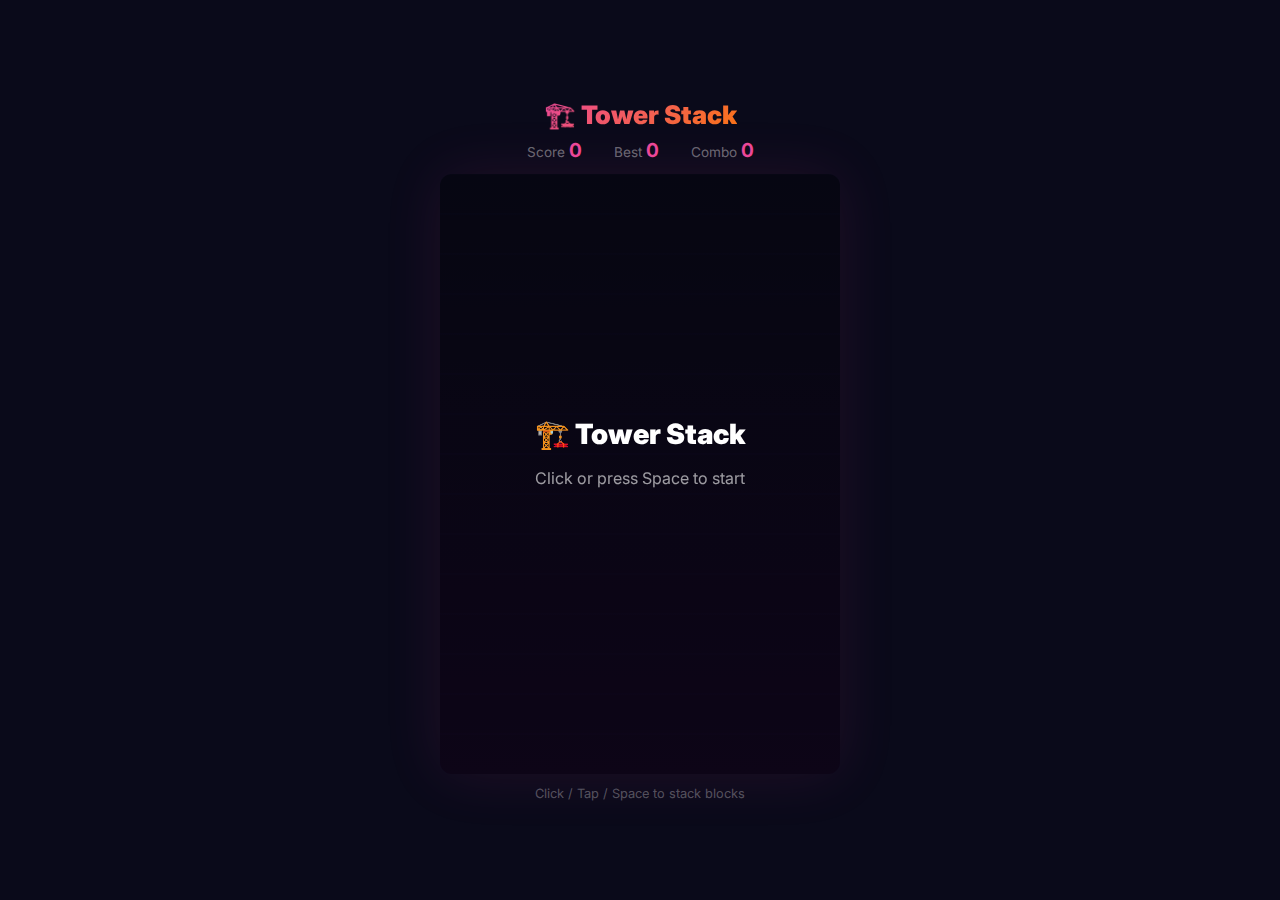
<file: HTML/towerstack.html>
<!DOCTYPE html>
<html lang="en">
<head>
  <meta charset="UTF-8" />
  <meta name="viewport" content="width=device-width, initial-scale=1.0" />
  <title>Tower Stack — Block Stacker</title>
  <style>
    @import url('https://fonts.googleapis.com/css2?family=Inter:wght@400;600;700;900&display=swap');

    * { margin: 0; padding: 0; box-sizing: border-box; }

    body {
      font-family: 'Inter', sans-serif;
      background: #0a0a1a;
      color: #fff;
      min-height: 100vh;
      display: flex;
      flex-direction: column;
      align-items: center;
      justify-content: center;
      overflow: hidden;
    }

    h1 {
      font-size: 1.6rem;
      font-weight: 900;
      background: linear-gradient(135deg, #ec4899, #f97316);
      -webkit-background-clip: text;
      -webkit-text-fill-color: transparent;
      margin-bottom: 8px;
    }

    .hud {
      display: flex;
      gap: 32px;
      margin-bottom: 12px;
    }
    .hud span { color: rgba(255,255,255,0.4); font-size: 0.85rem; }
    .hud strong { color: #ec4899; font-size: 1.2rem; }

    canvas {
      border-radius: 12px;
      background: linear-gradient(180deg, #0d0d24, #1a0a2e);
      display: block;
      box-shadow: 0 0 60px rgba(236,72,153,0.1);
      cursor: pointer;
    }

    .info {
      margin-top: 12px;
      font-size: 0.8rem;
      color: rgba(255,255,255,0.3);
    }
  </style>
</head>
<body>
  <h1>🏗️ Tower Stack</h1>
  <div class="hud">
    <div><span>Score </span><strong id="score">0</strong></div>
    <div><span>Best </span><strong id="best">0</strong></div>
    <div><span>Combo </span><strong id="combo">0</strong></div>
  </div>
  <canvas id="game" width="400" height="600"></canvas>
  <p class="info">Click / Tap / Space to stack blocks</p>

  <script>
    const canvas = document.getElementById('game');
    const ctx = canvas.getContext('2d');
    const W = canvas.width, H = canvas.height;

    // Responsive
    function resize() {
      const maxW = Math.min(window.innerWidth - 20, 400);
      const scale = maxW / 400;
      canvas.style.width = maxW + 'px';
      canvas.style.height = (600 * scale) + 'px';
    }
    resize();
    window.addEventListener('resize', resize);

    // Colors
    const COLORS = [
      ['#ec4899','#be185d'],['#f97316','#c2410c'],['#eab308','#a16207'],
      ['#22c55e','#15803d'],['#06b6d4','#0e7490'],['#8b5cf6','#6d28d9'],
      ['#f43f5e','#be123c'],['#14b8a6','#0d9488']
    ];

    let state = 'idle'; // idle, playing, gameover
    let blocks = [];
    let movingBlock = null;
    let score = 0, bestScore = 0, combo = 0;
    let speed = 2;
    let cameraY = 0;

    const BLOCK_HEIGHT = 28;
    const BASE_WIDTH = 200;
    const START_Y = H - BLOCK_HEIGHT - 20;

    function colorForIndex(i) {
      return COLORS[i % COLORS.length];
    }

    function init() {
      blocks = [];
      score = 0;
      combo = 0;
      speed = 2;
      cameraY = 0;

      // Base block
      blocks.push({
        x: (W - BASE_WIDTH) / 2,
        y: START_Y,
        w: BASE_WIDTH,
        h: BLOCK_HEIGHT,
        color: colorForIndex(0)
      });

      spawnMoving();
      state = 'playing';
    }

    function spawnMoving() {
      const prev = blocks[blocks.length - 1];
      const y = prev.y - BLOCK_HEIGHT;
      const w = prev.w;
      const dir = blocks.length % 2 === 0 ? 1 : -1;

      movingBlock = {
        x: dir > 0 ? -w : W,
        y: y,
        w: w,
        h: BLOCK_HEIGHT,
        dx: speed * dir,
        color: colorForIndex(blocks.length)
      };
    }

    function placeBlock() {
      if (state !== 'playing' || !movingBlock) return;

      const prev = blocks[blocks.length - 1];
      const mb = movingBlock;

      // Calculate overlap
      const overlapStart = Math.max(mb.x, prev.x);
      const overlapEnd = Math.min(mb.x + mb.w, prev.x + prev.w);
      const overlapW = overlapEnd - overlapStart;

      if (overlapW <= 0) {
        // Missed completely
        state = 'gameover';
        movingBlock = null;
        bestScore = Math.max(bestScore, score);
        return;
      }

      // Perfect placement bonus
      if (Math.abs(overlapW - prev.w) < 3) {
        // Perfect!
        combo++;
        score += 2;
        blocks.push({
          x: prev.x,
          y: mb.y,
          w: prev.w,
          h: BLOCK_HEIGHT,
          color: mb.color,
          perfect: true
        });
      } else {
        combo = 0;
        blocks.push({
          x: overlapStart,
          y: mb.y,
          w: overlapW,
          h: BLOCK_HEIGHT,
          color: mb.color
        });
      }

      score++;
      speed = Math.min(2 + score * 0.15, 8);

      // Camera scroll
      const targetCameraY = Math.max(0, (blocks.length - 12) * BLOCK_HEIGHT);
      cameraY = targetCameraY;

      spawnMoving();
    }

    // Controls
    document.addEventListener('keydown', e => {
      if (e.key === ' ' || e.key === 'Enter') {
        e.preventDefault();
        if (state === 'idle') init();
        else if (state === 'playing') placeBlock();
        else if (state === 'gameover') init();
      }
    });
    canvas.addEventListener('click', () => {
      if (state === 'idle') init();
      else if (state === 'playing') placeBlock();
      else if (state === 'gameover') init();
    });
    canvas.addEventListener('touchstart', e => {
      e.preventDefault();
      if (state === 'idle') init();
      else if (state === 'playing') placeBlock();
      else if (state === 'gameover') init();
    });

    function update() {
      if (state === 'playing' && movingBlock) {
        movingBlock.x += movingBlock.dx;
        if (movingBlock.x + movingBlock.w > W + 20) movingBlock.dx = -Math.abs(movingBlock.dx);
        if (movingBlock.x < -20) movingBlock.dx = Math.abs(movingBlock.dx);
      }
    }

    function drawBlock(b, offset) {
      const y = b.y + offset;
      if (y > H + 30 || y + b.h < -30) return;

      const grad = ctx.createLinearGradient(b.x, y, b.x, y + b.h);
      grad.addColorStop(0, b.color[0]);
      grad.addColorStop(1, b.color[1]);
      ctx.fillStyle = grad;

      ctx.shadowColor = b.color[0];
      ctx.shadowBlur = b.perfect ? 20 : 6;
      ctx.beginPath();
      ctx.roundRect(b.x, y, b.w, b.h, 4);
      ctx.fill();
      ctx.shadowBlur = 0;

      // Highlight
      ctx.fillStyle = 'rgba(255,255,255,0.15)';
      ctx.fillRect(b.x + 2, y + 2, b.w - 4, b.h / 3);
    }

    function draw() {
      ctx.clearRect(0, 0, W, H);

      // Grid lines
      ctx.strokeStyle = 'rgba(139,92,246,0.05)';
      ctx.lineWidth = 1;
      for (let y = 0; y < H; y += 40) {
        ctx.beginPath();
        ctx.moveTo(0, y);
        ctx.lineTo(W, y);
        ctx.stroke();
      }

      const offset = cameraY;

      // Draw stacked blocks
      blocks.forEach(b => drawBlock(b, offset));

      // Draw moving block
      if (movingBlock && state === 'playing') {
        drawBlock(movingBlock, offset);
      }

      // Draw combo text
      if (combo >= 2 && state === 'playing') {
        ctx.fillStyle = '#eab308';
        ctx.font = '900 24px Inter';
        ctx.textAlign = 'center';
        ctx.fillText('PERFECT x' + combo + '!', W/2, 60);
      }

      // Overlays
      if (state === 'idle') {
        ctx.fillStyle = 'rgba(0,0,0,0.5)';
        ctx.fillRect(0, 0, W, H);
        ctx.fillStyle = '#fff';
        ctx.font = '900 28px Inter';
        ctx.textAlign = 'center';
        ctx.fillText('🏗️ Tower Stack', W/2, H/2 - 30);
        ctx.font = '400 16px Inter';
        ctx.fillStyle = 'rgba(255,255,255,0.6)';
        ctx.fillText('Click or press Space to start', W/2, H/2 + 10);
      }

      if (state === 'gameover') {
        ctx.fillStyle = 'rgba(0,0,0,0.7)';
        ctx.fillRect(0, 0, W, H);
        ctx.fillStyle = '#ef4444';
        ctx.font = '900 32px Inter';
        ctx.textAlign = 'center';
        ctx.fillText('GAME OVER', W/2, H/2 - 30);
        ctx.fillStyle = '#fff';
        ctx.font = '700 20px Inter';
        ctx.fillText('Score: ' + score, W/2, H/2 + 10);
        ctx.font = '400 14px Inter';
        ctx.fillStyle = 'rgba(255,255,255,0.5)';
        ctx.fillText('Click to restart', W/2, H/2 + 40);
      }

      // Update HUD
      document.getElementById('score').textContent = score;
      document.getElementById('best').textContent = bestScore;
      document.getElementById('combo').textContent = combo;
    }

    function loop() {
      update();
      draw();
      requestAnimationFrame(loop);
    }
    loop();
  </script>
</body>
</html>
</file>
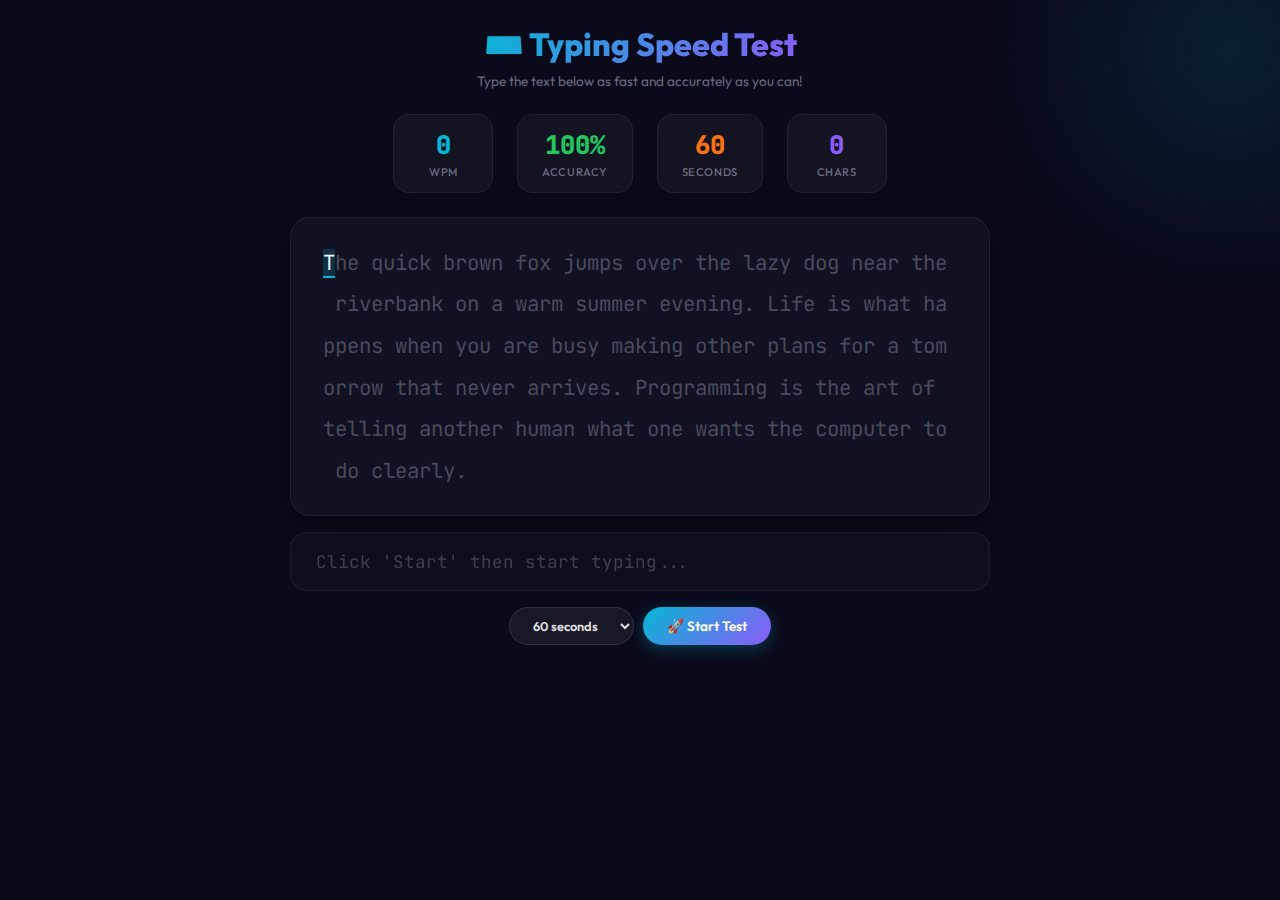
<file: HTML/typingtest.html>
<!DOCTYPE html>
<html lang="en">
<head>
  <meta charset="UTF-8" />
  <meta name="viewport" content="width=device-width, initial-scale=1.0" />
  <title>⌨️ Typing Speed Test</title>
  <link href="https://fonts.googleapis.com/css2?family=Outfit:wght@400;600;700;800&family=JetBrains+Mono:wght@400;500;600;700&display=swap" rel="stylesheet">
  <style>
    * { box-sizing: border-box; margin: 0; padding: 0; }

    body {
      font-family: 'Outfit', sans-serif;
      background: #0a0a1a;
      color: #f1f1f7;
      display: flex;
      flex-direction: column;
      align-items: center;
      min-height: 100vh;
      padding: 1.5rem;
      position: relative;
      overflow-x: hidden;
    }

    body::before {
      content: '';
      position: fixed;
      top: -200px;
      right: -200px;
      width: 500px;
      height: 500px;
      background: radial-gradient(circle, rgba(6,182,212,0.12), transparent 70%);
      pointer-events: none;
    }

    h1 {
      font-size: 2rem;
      font-weight: 800;
      margin-bottom: 0.5rem;
      background: linear-gradient(135deg, #06b6d4, #8b5cf6);
      -webkit-background-clip: text;
      -webkit-text-fill-color: transparent;
      background-clip: text;
    }

    .description {
      color: #6b6b80;
      font-size: 0.85rem;
      margin-bottom: 1.5rem;
      text-align: center;
    }

    .stats-row {
      display: flex;
      gap: 1.5rem;
      margin-bottom: 1.5rem;
      flex-wrap: wrap;
      justify-content: center;
    }

    .stat-card {
      padding: 0.8rem 1.5rem;
      background: rgba(255,255,255,0.04);
      border: 1px solid rgba(255,255,255,0.06);
      border-radius: 16px;
      text-align: center;
      min-width: 100px;
    }

    .stat-card__value {
      font-size: 1.6rem;
      font-weight: 800;
      font-family: 'JetBrains Mono', monospace;
    }

    .stat-card__value.wpm { color: #06b6d4; }
    .stat-card__value.accuracy { color: #22c55e; }
    .stat-card__value.time { color: #f97316; }
    .stat-card__value.chars { color: #8b5cf6; }

    .stat-card__label {
      font-size: 0.7rem;
      color: #6b6b80;
      text-transform: uppercase;
      letter-spacing: 0.05em;
      font-weight: 500;
      margin-top: 0.2rem;
    }

    .text-display {
      font-family: 'JetBrains Mono', monospace;
      font-size: 1.3rem;
      line-height: 2;
      max-width: 700px;
      width: 100%;
      padding: 1.5rem 2rem;
      background: rgba(255,255,255,0.03);
      border: 1px solid rgba(255,255,255,0.06);
      border-radius: 20px;
      box-shadow: 0 8px 32px rgba(0,0,0,0.4);
      margin-bottom: 1rem;
      min-height: 120px;
      word-wrap: break-word;
      user-select: none;
    }

    .text-display .correct { color: #22c55e; }
    .text-display .incorrect { color: #ef4444; background: rgba(239,68,68,0.15); border-radius: 3px; }
    .text-display .current {
      background: rgba(6,182,212,0.2);
      border-bottom: 2px solid #06b6d4;
      animation: cursor-blink 0.8s ease-in-out infinite;
    }

    @keyframes cursor-blink {
      0%, 100% { border-bottom-color: #06b6d4; }
      50% { border-bottom-color: transparent; }
    }

    .text-display .pending { color: #4a4a5e; }

    .input-area {
      max-width: 700px;
      width: 100%;
      position: relative;
    }

    .typing-input {
      width: 100%;
      padding: 1rem 1.5rem;
      font-family: 'JetBrains Mono', monospace;
      font-size: 1.1rem;
      color: #f1f1f7;
      background: rgba(255,255,255,0.04);
      border: 2px solid rgba(255,255,255,0.08);
      border-radius: 16px;
      outline: none;
      transition: all 0.3s ease;
    }

    .typing-input:focus {
      border-color: #06b6d4;
      box-shadow: 0 0 0 3px rgba(6,182,212,0.15);
      background: rgba(255,255,255,0.06);
    }

    .typing-input:disabled {
      opacity: 0.5;
      cursor: not-allowed;
    }

    .controls {
      display: flex;
      gap: 0.6rem;
      margin-top: 1rem;
      flex-wrap: wrap;
      justify-content: center;
    }

    select, button {
      padding: 0.5rem 1.2rem;
      font-family: 'Outfit', sans-serif;
      font-size: 0.8rem;
      font-weight: 600;
      border-radius: 50px;
      border: 1px solid rgba(255,255,255,0.1);
      cursor: pointer;
      background: rgba(255,255,255,0.06);
      color: #e0e0e0;
      transition: all 0.3s ease;
    }

    button:hover {
      background: rgba(6,182,212,0.2);
      border-color: rgba(6,182,212,0.4);
    }

    .start-btn {
      background: linear-gradient(135deg, #06b6d4, #8b5cf6);
      color: #fff;
      border: none;
      padding: 0.6rem 1.5rem;
      font-size: 0.85rem;
      box-shadow: 0 4px 15px rgba(6,182,212,0.3);
    }

    .start-btn:hover {
      transform: scale(1.05);
      box-shadow: 0 6px 25px rgba(6,182,212,0.4);
    }

    /* Results overlay */
    .results-overlay {
      position: fixed;
      inset: 0;
      background: rgba(10,10,26,0.95);
      display: flex;
      flex-direction: column;
      align-items: center;
      justify-content: center;
      z-index: 100;
      animation: overlay-in 0.4s ease;
    }

    @keyframes overlay-in {
      from { opacity: 0; }
      to { opacity: 1; }
    }

    .results-overlay h2 {
      font-size: 2rem;
      font-weight: 800;
      margin-bottom: 1.5rem;
      background: linear-gradient(135deg, #06b6d4, #8b5cf6);
      -webkit-background-clip: text;
      -webkit-text-fill-color: transparent;
      background-clip: text;
    }

    .results-grid {
      display: grid;
      grid-template-columns: repeat(2, 1fr);
      gap: 1rem;
      margin-bottom: 1.5rem;
    }

    .result-item {
      padding: 1rem 2rem;
      background: rgba(255,255,255,0.04);
      border: 1px solid rgba(255,255,255,0.06);
      border-radius: 16px;
      text-align: center;
    }

    .result-item .big {
      font-family: 'JetBrains Mono', monospace;
      font-size: 2rem;
      font-weight: 800;
    }

    .result-item .label {
      font-size: 0.7rem;
      color: #6b6b80;
      text-transform: uppercase;
      letter-spacing: 0.05em;
    }

    .results-overlay button {
      padding: 0.7rem 2rem;
      font-size: 1rem;
      background: linear-gradient(135deg, #8b5cf6, #3b82f6);
      color: #fff;
      border: none;
      box-shadow: 0 4px 15px rgba(139,92,246,0.3);
    }

    .grade {
      font-size: 3rem;
      margin-bottom: 0.5rem;
    }

    @media (max-width: 480px) {
      .text-display { font-size: 1rem; padding: 1rem; }
      .stats-row { gap: 0.8rem; }
      .stat-card { padding: 0.6rem 1rem; min-width: 70px; }
      .stat-card__value { font-size: 1.2rem; }
    }
  </style>
</head>
<body>
  <h1>⌨️ Typing Speed Test</h1>
  <p class="description">Type the text below as fast and accurately as you can!</p>

  <div class="stats-row">
    <div class="stat-card">
      <div class="stat-card__value wpm" id="wpm">0</div>
      <div class="stat-card__label">WPM</div>
    </div>
    <div class="stat-card">
      <div class="stat-card__value accuracy" id="accuracy">100%</div>
      <div class="stat-card__label">Accuracy</div>
    </div>
    <div class="stat-card">
      <div class="stat-card__value time" id="timeLeft">60</div>
      <div class="stat-card__label">Seconds</div>
    </div>
    <div class="stat-card">
      <div class="stat-card__value chars" id="charsTyped">0</div>
      <div class="stat-card__label">Chars</div>
    </div>
  </div>

  <div class="text-display" id="textDisplay"></div>

  <div class="input-area">
    <input type="text" class="typing-input" id="typingInput" placeholder="Click 'Start' then start typing..." disabled autocomplete="off" autocorrect="off" autocapitalize="off" spellcheck="false" />
  </div>

  <div class="controls">
    <select id="duration">
      <option value="30">30 seconds</option>
      <option value="60" selected>60 seconds</option>
      <option value="120">2 minutes</option>
    </select>
    <button class="start-btn" onclick="startTest()">🚀 Start Test</button>
  </div>

  <script>
    const SENTENCES = [
      "The quick brown fox jumps over the lazy dog near the riverbank on a warm summer evening.",
      "Programming is the art of telling another human what one wants the computer to do clearly.",
      "A journey of a thousand miles begins with a single step taken in the right direction today.",
      "To be or not to be, that is the question that has puzzled humanity for centuries of thought.",
      "Innovation distinguishes between a leader and a follower in every field of work and creativity.",
      "The best way to predict the future is to invent it with your own hands and brilliant mind.",
      "Life is what happens when you are busy making other plans for a tomorrow that never arrives.",
      "Success is not final and failure is not fatal, it is the courage to continue that truly counts.",
      "Every great developer you know got there by solving problems they were not qualified to solve yet.",
      "The only way to do great work is to love what you do and never settle for anything less than that.",
      "In the middle of difficulty lies opportunity waiting to be discovered by those who dare to look.",
      "Stay hungry and stay foolish because that is the mindset of people who change the world forever.",
      "Code is like humor, when you have to explain it then it is probably not that good or well written.",
      "Technology is best when it brings people together and helps them share ideas across the globe.",
      "First solve the problem and then write the code, that approach will save you hours of debugging.",
    ];

    const textDisplay = document.getElementById('textDisplay');
    const typingInput = document.getElementById('typingInput');
    const wpmEl = document.getElementById('wpm');
    const accuracyEl = document.getElementById('accuracy');
    const timeLeftEl = document.getElementById('timeLeft');
    const charsTypedEl = document.getElementById('charsTyped');
    const durationSelect = document.getElementById('duration');

    let currentText = '';
    let charIndex = 0;
    let correctChars = 0;
    let incorrectChars = 0;
    let startTime = null;
    let timer = null;
    let totalDuration = 60;
    let testActive = false;

    function generateText() {
      // Shuffle and pick 3-5 sentences
      const shuffled = [...SENTENCES].sort(() => Math.random() - 0.5);
      const count = Math.max(3, Math.min(5, Math.ceil(totalDuration / 20)));
      return shuffled.slice(0, count).join(' ');
    }

    function renderText() {
      let html = '';
      for (let i = 0; i < currentText.length; i++) {
        let cls = 'pending';
        if (i < charIndex) {
          // Already typed
          cls = currentText[i] === typingInput.value[i] ? 'correct' : 'incorrect';
        } else if (i === charIndex) {
          cls = 'current';
        }
        const char = currentText[i] === ' ' ? '&nbsp;' : currentText[i];
        html += `<span class="${cls}">${char}</span>`;
      }
      textDisplay.innerHTML = html;
    }

    function startTest() {
      // Remove any results overlay
      document.querySelectorAll('.results-overlay').forEach(el => el.remove());

      totalDuration = parseInt(durationSelect.value);
      currentText = generateText();
      charIndex = 0;
      correctChars = 0;
      incorrectChars = 0;
      startTime = null;
      testActive = true;

      typingInput.disabled = false;
      typingInput.value = '';
      typingInput.focus();

      wpmEl.textContent = '0';
      accuracyEl.textContent = '100%';
      timeLeftEl.textContent = totalDuration;
      charsTypedEl.textContent = '0';

      clearInterval(timer);
      renderText();
    }

    typingInput.addEventListener('input', () => {
      if (!testActive) return;

      // Start timer on first keystroke
      if (!startTime) {
        startTime = Date.now();
        let remaining = totalDuration;
        timer = setInterval(() => {
          remaining--;
          timeLeftEl.textContent = remaining;
          if (remaining <= 0) {
            endTest();
          }
        }, 1000);
      }

      const typed = typingInput.value;
      charIndex = typed.length;

      // Count correct/incorrect
      correctChars = 0;
      incorrectChars = 0;
      for (let i = 0; i < typed.length; i++) {
        if (i < currentText.length) {
          if (typed[i] === currentText[i]) correctChars++;
          else incorrectChars++;
        }
      }

      charsTypedEl.textContent = typed.length;

      // Calculate WPM (standard: 1 word = 5 chars)
      const elapsed = (Date.now() - startTime) / 1000 / 60; // minutes
      if (elapsed > 0) {
        const wpm = Math.round((correctChars / 5) / elapsed);
        wpmEl.textContent = wpm;
      }

      // Accuracy
      const totalTyped = correctChars + incorrectChars;
      const acc = totalTyped > 0 ? Math.round((correctChars / totalTyped) * 100) : 100;
      accuracyEl.textContent = acc + '%';

      renderText();

      // If user typed everything
      if (charIndex >= currentText.length) {
        endTest();
      }
    });

    function endTest() {
      testActive = false;
      clearInterval(timer);
      typingInput.disabled = true;

      const elapsed = startTime ? (Date.now() - startTime) / 1000 / 60 : 1;
      const finalWpm = Math.round((correctChars / 5) / Math.max(elapsed, 0.01));
      const totalTyped = correctChars + incorrectChars;
      const finalAcc = totalTyped > 0 ? Math.round((correctChars / totalTyped) * 100) : 0;

      let grade, gradeEmoji;
      if (finalWpm >= 80) { grade = 'A+'; gradeEmoji = '🏆'; }
      else if (finalWpm >= 60) { grade = 'A'; gradeEmoji = '⭐'; }
      else if (finalWpm >= 45) { grade = 'B'; gradeEmoji = '👍'; }
      else if (finalWpm >= 30) { grade = 'C'; gradeEmoji = '💪'; }
      else { grade = 'D'; gradeEmoji = '🔥'; }

      const overlay = document.createElement('div');
      overlay.className = 'results-overlay';
      overlay.innerHTML = `
        <div class="grade">${gradeEmoji}</div>
        <h2>Test Complete!</h2>
        <div class="results-grid">
          <div class="result-item">
            <div class="big" style="color: #06b6d4">${finalWpm}</div>
            <div class="label">Words/Min</div>
          </div>
          <div class="result-item">
            <div class="big" style="color: #22c55e">${finalAcc}%</div>
            <div class="label">Accuracy</div>
          </div>
          <div class="result-item">
            <div class="big" style="color: #8b5cf6">${correctChars}</div>
            <div class="label">Correct</div>
          </div>
          <div class="result-item">
            <div class="big" style="color: #ef4444">${incorrectChars}</div>
            <div class="label">Errors</div>
          </div>
        </div>
        <button onclick="this.parentElement.remove(); startTest();">🔁 Try Again</button>
      `;
      document.body.appendChild(overlay);
    }

    // Initial render
    currentText = generateText();
    renderText();
  </script>
</body>
</html>
</file>
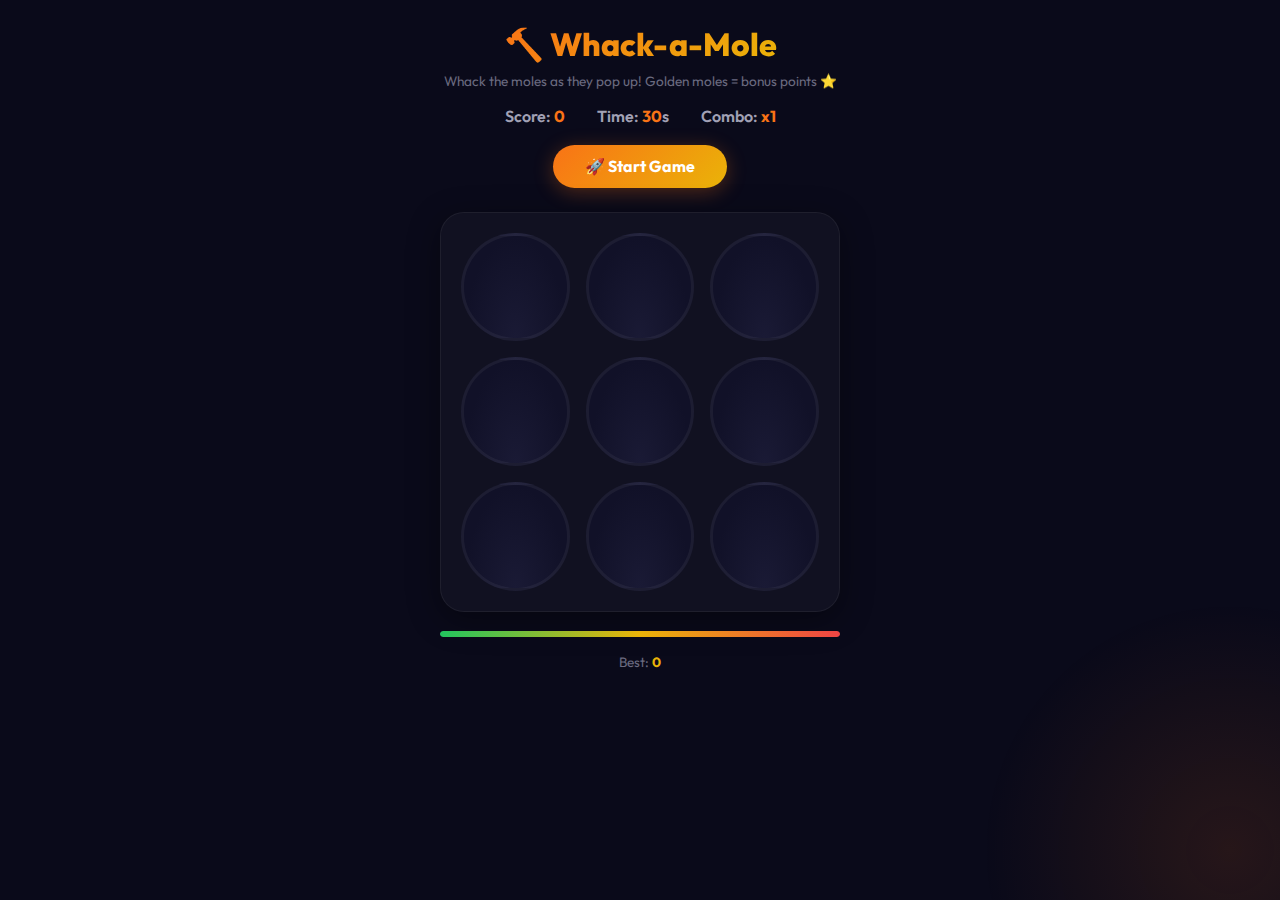
<file: HTML/whackamole.html>
<!DOCTYPE html>
<html lang="en">
<head>
  <meta charset="UTF-8" />
  <meta name="viewport" content="width=device-width, initial-scale=1.0" />
  <title>🔨 Whack-a-Mole</title>
  <link href="https://fonts.googleapis.com/css2?family=Outfit:wght@400;600;700;800&display=swap" rel="stylesheet">
  <style>
    * { box-sizing: border-box; margin: 0; padding: 0; }

    body {
      font-family: 'Outfit', sans-serif;
      background: #0a0a1a;
      color: #f1f1f7;
      display: flex;
      flex-direction: column;
      align-items: center;
      min-height: 100vh;
      padding: 1.5rem;
      position: relative;
      overflow-x: hidden;
      user-select: none;
    }

    body::before {
      content: '';
      position: fixed;
      bottom: -200px;
      right: -200px;
      width: 500px;
      height: 500px;
      background: radial-gradient(circle, rgba(249,115,22,0.12), transparent 70%);
      pointer-events: none;
    }

    h1 {
      font-size: 2rem;
      font-weight: 800;
      margin-bottom: 0.5rem;
      background: linear-gradient(135deg, #f97316, #eab308);
      -webkit-background-clip: text;
      -webkit-text-fill-color: transparent;
      background-clip: text;
    }

    .description {
      color: #6b6b80;
      font-size: 0.85rem;
      margin-bottom: 1rem;
      text-align: center;
    }

    .stats {
      display: flex;
      gap: 2rem;
      margin-bottom: 1.2rem;
      font-weight: 600;
      color: #a1a1b5;
    }

    .stats .val { color: #f97316; font-weight: 700; }

    .start-btn {
      padding: 0.7rem 2rem;
      font-family: 'Outfit', sans-serif;
      font-size: 1rem;
      font-weight: 700;
      color: #fff;
      background: linear-gradient(135deg, #f97316, #eab308);
      border: none;
      border-radius: 50px;
      cursor: pointer;
      margin-bottom: 1.5rem;
      box-shadow: 0 4px 20px rgba(249,115,22,0.3);
      transition: all 0.3s ease;
    }

    .start-btn:hover {
      transform: scale(1.05);
      box-shadow: 0 6px 30px rgba(249,115,22,0.4);
    }

    .start-btn:disabled {
      opacity: 0.5;
      cursor: not-allowed;
      transform: none;
    }

    .board {
      display: grid;
      grid-template-columns: repeat(3, 1fr);
      gap: 16px;
      padding: 20px;
      background: rgba(255,255,255,0.03);
      border: 1px solid rgba(255,255,255,0.06);
      border-radius: 24px;
      box-shadow: 0 8px 32px rgba(0,0,0,0.4);
      max-width: 400px;
      width: 100%;
    }

    .hole {
      aspect-ratio: 1;
      position: relative;
      background: radial-gradient(ellipse at bottom, #1a1a35 0%, #111128 70%);
      border-radius: 50%;
      overflow: hidden;
      cursor: pointer;
      border: 3px solid rgba(255,255,255,0.05);
      transition: border-color 0.2s ease;
    }

    .hole:hover {
      border-color: rgba(249,115,22,0.3);
    }

    .mole {
      position: absolute;
      bottom: -100%;
      left: 50%;
      transform: translateX(-50%);
      font-size: 3.5rem;
      transition: bottom 0.15s ease-out;
      pointer-events: none;
    }

    .hole.active .mole {
      bottom: 5%;
      animation: mole-wiggle 0.3s ease-in-out infinite alternate;
    }

    @keyframes mole-wiggle {
      from { transform: translateX(-50%) rotate(-3deg); }
      to { transform: translateX(-50%) rotate(3deg); }
    }

    /* Hit effects */
    .hole.hit::after {
      content: '💥';
      position: absolute;
      top: 50%;
      left: 50%;
      transform: translate(-50%, -50%);
      font-size: 2.5rem;
      animation: hit-pop 0.4s ease-out forwards;
      z-index: 10;
    }

    @keyframes hit-pop {
      0% { transform: translate(-50%, -50%) scale(0.5); opacity: 1; }
      100% { transform: translate(-50%, -50%) scale(1.5); opacity: 0; }
    }

    .score-popup {
      position: absolute;
      top: 20%;
      left: 50%;
      transform: translateX(-50%);
      font-size: 1.2rem;
      font-weight: 800;
      color: #22c55e;
      pointer-events: none;
      animation: score-float 0.6s ease-out forwards;
      z-index: 20;
    }

    @keyframes score-float {
      0% { transform: translateX(-50%) translateY(0); opacity: 1; }
      100% { transform: translateX(-50%) translateY(-40px); opacity: 0; }
    }

    /* Golden mole */
    .hole.golden .mole {
      filter: drop-shadow(0 0 10px gold);
    }

    /* Timer bar */
    .timer-bar {
      width: 100%;
      max-width: 400px;
      height: 6px;
      background: rgba(255,255,255,0.06);
      border-radius: 3px;
      margin-top: 1.2rem;
      overflow: hidden;
    }

    .timer-bar__fill {
      height: 100%;
      background: linear-gradient(90deg, #22c55e, #eab308, #ef4444);
      border-radius: 3px;
      transition: width 1s linear;
    }

    /* Game over overlay */
    .game-over {
      position: fixed;
      inset: 0;
      background: rgba(10,10,26,0.92);
      display: flex;
      flex-direction: column;
      align-items: center;
      justify-content: center;
      z-index: 100;
      animation: overlay-in 0.4s ease;
    }

    @keyframes overlay-in {
      from { opacity: 0; }
      to { opacity: 1; }
    }

    .game-over h2 {
      font-size: 2.5rem;
      font-weight: 800;
      margin-bottom: 0.5rem;
    }

    .game-over .final-score {
      font-size: 3rem;
      font-weight: 900;
      background: linear-gradient(135deg, #f97316, #eab308);
      -webkit-background-clip: text;
      -webkit-text-fill-color: transparent;
      background-clip: text;
      margin-bottom: 0.5rem;
    }

    .game-over .details {
      color: #a1a1b5;
      font-size: 1rem;
      margin-bottom: 1.5rem;
      text-align: center;
      line-height: 1.8;
    }

    .game-over button {
      padding: 0.7rem 2rem;
      font-family: 'Outfit', sans-serif;
      font-size: 1rem;
      font-weight: 700;
      color: #fff;
      background: linear-gradient(135deg, #8b5cf6, #3b82f6);
      border: none;
      border-radius: 50px;
      cursor: pointer;
      box-shadow: 0 4px 15px rgba(139,92,246,0.3);
      transition: all 0.3s ease;
    }

    .game-over button:hover {
      transform: scale(1.05);
    }

    /* High score */
    .high-score {
      margin-top: 1rem;
      font-size: 0.85rem;
      color: #6b6b80;
    }

    .high-score span {
      color: #eab308;
      font-weight: 700;
    }

    @media (max-width: 400px) {
      .board { gap: 10px; padding: 14px; }
      .mole { font-size: 2.5rem; }
    }
  </style>
</head>
<body>
  <h1>🔨 Whack-a-Mole</h1>
  <p class="description">Whack the moles as they pop up! Golden moles = bonus points ⭐</p>

  <div class="stats">
    <span>Score: <span class="val" id="score">0</span></span>
    <span>Time: <span class="val" id="time">30</span>s</span>
    <span>Combo: <span class="val" id="combo">x1</span></span>
  </div>

  <button class="start-btn" id="startBtn" onclick="startGame()">🚀 Start Game</button>

  <div class="board" id="board">
    <div class="hole" data-index="0"><div class="mole">🐹</div></div>
    <div class="hole" data-index="1"><div class="mole">🐹</div></div>
    <div class="hole" data-index="2"><div class="mole">🐹</div></div>
    <div class="hole" data-index="3"><div class="mole">🐹</div></div>
    <div class="hole" data-index="4"><div class="mole">🐹</div></div>
    <div class="hole" data-index="5"><div class="mole">🐹</div></div>
    <div class="hole" data-index="6"><div class="mole">🐹</div></div>
    <div class="hole" data-index="7"><div class="mole">🐹</div></div>
    <div class="hole" data-index="8"><div class="mole">🐹</div></div>
  </div>

  <div class="timer-bar"><div class="timer-bar__fill" id="timerFill" style="width: 100%"></div></div>
  <div class="high-score">Best: <span id="highScore">0</span></div>

  <script>
    const holes = document.querySelectorAll('.hole');
    const scoreEl = document.getElementById('score');
    const timeEl = document.getElementById('time');
    const comboEl = document.getElementById('combo');
    const timerFill = document.getElementById('timerFill');
    const startBtn = document.getElementById('startBtn');
    const highScoreEl = document.getElementById('highScore');

    let score = 0;
    let timeLeft = 30;
    let combo = 0;
    let gameRunning = false;
    let gameTimer = null;
    let moleTimer = null;
    let highScore = parseInt(localStorage.getItem('whackHighScore') || '0');
    let moleSpeed = 1000;

    highScoreEl.textContent = highScore;

    // Add click listeners
    holes.forEach(hole => {
      hole.addEventListener('click', () => whack(hole));
    });

    function startGame() {
      score = 0;
      timeLeft = 30;
      combo = 0;
      moleSpeed = 1000;
      gameRunning = true;
      scoreEl.textContent = '0';
      timeEl.textContent = '30';
      comboEl.textContent = 'x1';
      startBtn.disabled = true;
      startBtn.textContent = '🎮 Playing...';
      timerFill.style.transition = 'none';
      timerFill.style.width = '100%';

      // Remove any existing overlays
      document.querySelectorAll('.game-over').forEach(el => el.remove());

      // Clear active holes
      holes.forEach(h => {
        h.classList.remove('active', 'hit', 'golden');
      });

      // Start countdown
      gameTimer = setInterval(() => {
        timeLeft--;
        timeEl.textContent = timeLeft;
        timerFill.style.transition = 'width 1s linear';
        timerFill.style.width = `${(timeLeft / 30) * 100}%`;

        // Speed up over time
        if (timeLeft === 20) moleSpeed = 800;
        if (timeLeft === 10) moleSpeed = 600;
        if (timeLeft === 5) moleSpeed = 400;

        if (timeLeft <= 0) {
          endGame();
        }
      }, 1000);

      // Start showing moles
      showMole();
    }

    function showMole() {
      if (!gameRunning) return;

      // Clear all active
      holes.forEach(h => h.classList.remove('active', 'golden'));

      // Pick 1-2 random holes
      const count = Math.random() < 0.2 ? 2 : 1;
      const indices = [];
      while (indices.length < count) {
        const idx = Math.floor(Math.random() * 9);
        if (!indices.includes(idx)) indices.push(idx);
      }

      indices.forEach(idx => {
        const hole = holes[idx];
        hole.classList.add('active');

        // 15% chance of golden mole (worth 3x)
        if (Math.random() < 0.15) {
          hole.classList.add('golden');
          hole.querySelector('.mole').textContent = '⭐';
        } else {
          hole.querySelector('.mole').textContent = '🐹';
        }
      });

      // Hide after a bit
      const hideDelay = moleSpeed * 0.7;
      setTimeout(() => {
        holes.forEach(h => h.classList.remove('active'));
      }, hideDelay);

      // Next mole
      moleTimer = setTimeout(showMole, moleSpeed);
    }

    function whack(hole) {
      if (!gameRunning) return;
      if (!hole.classList.contains('active')) {
        // Miss — break combo
        combo = 0;
        comboEl.textContent = 'x1';
        return;
      }

      const isGolden = hole.classList.contains('golden');
      combo++;
      const multiplier = Math.min(1 + Math.floor(combo / 3), 5);
      const points = (isGolden ? 30 : 10) * multiplier;

      score += points;
      scoreEl.textContent = score;
      comboEl.textContent = `x${multiplier}`;

      // Visual feedback
      hole.classList.remove('active');
      hole.classList.add('hit');

      // Score popup
      const popup = document.createElement('div');
      popup.className = 'score-popup';
      popup.textContent = `+${points}`;
      if (isGolden) popup.style.color = '#eab308';
      hole.appendChild(popup);

      setTimeout(() => {
        hole.classList.remove('hit', 'golden');
        popup.remove();
      }, 500);
    }

    function endGame() {
      gameRunning = false;
      clearInterval(gameTimer);
      clearTimeout(moleTimer);
      startBtn.disabled = false;
      startBtn.textContent = '🚀 Start Game';

      holes.forEach(h => h.classList.remove('active', 'golden'));

      // Update high score
      if (score > highScore) {
        highScore = score;
        localStorage.setItem('whackHighScore', highScore.toString());
        highScoreEl.textContent = highScore;
      }

      // Show game over
      const overlay = document.createElement('div');
      overlay.className = 'game-over';
      overlay.innerHTML = `
        <h2>⏱️ Time's Up!</h2>
        <div class="final-score">${score}</div>
        <div class="details">
          ${score > highScore - score && score === highScore ? '🏆 New High Score!<br>' : ''}
          Best combo: x${Math.min(1 + Math.floor(combo / 3), 5)}
        </div>
        <button onclick="this.parentElement.remove(); startGame();">🔁 Play Again</button>
      `;
      document.body.appendChild(overlay);
    }
  </script>
</body>
</html>
</file>
<file: style.css>
/* ============================================
   JustPlayNoww — Premium Dark Gaming Theme
   ============================================ */

/* Google Fonts */
@import url('https://fonts.googleapis.com/css2?family=Inter:wght@300;400;500;600;700;800;900&family=Outfit:wght@400;500;600;700;800;900&display=swap');

/* ---- CSS Custom Properties ---- */
:root {
  --bg-primary: #0a0a1a;
  --bg-secondary: #111128;
  --bg-card: rgba(255, 255, 255, 0.04);
  --bg-card-hover: rgba(255, 255, 255, 0.08);
  --bg-glass: rgba(255, 255, 255, 0.06);
  --border-glass: rgba(255, 255, 255, 0.1);
  --border-glow: rgba(139, 92, 246, 0.3);

  --text-primary: #f1f1f7;
  --text-secondary: #a1a1b5;
  --text-muted: #6b6b80;

  --accent-purple: #8b5cf6;
  --accent-blue: #3b82f6;
  --accent-cyan: #06b6d4;
  --accent-pink: #ec4899;
  --accent-orange: #f97316;
  --accent-green: #22c55e;
  --accent-yellow: #eab308;

  --gradient-primary: linear-gradient(135deg, #8b5cf6, #3b82f6);
  --gradient-warm: linear-gradient(135deg, #f97316, #ec4899);
  --gradient-cool: linear-gradient(135deg, #06b6d4, #8b5cf6);
  --gradient-neon: linear-gradient(135deg, #22c55e, #06b6d4);

  --radius-sm: 8px;
  --radius-md: 12px;
  --radius-lg: 20px;
  --radius-xl: 28px;

  --shadow-card: 0 4px 24px rgba(0, 0, 0, 0.3);
  --shadow-glow-purple: 0 0 30px rgba(139, 92, 246, 0.15);
  --shadow-glow-blue: 0 0 30px rgba(59, 130, 246, 0.15);

  --font-heading: 'Outfit', sans-serif;
  --font-body: 'Inter', sans-serif;

  --transition-fast: 0.2s ease;
  --transition-smooth: 0.4s cubic-bezier(0.4, 0, 0.2, 1);
  --transition-spring: 0.5s cubic-bezier(0.34, 1.56, 0.64, 1);
}

/* ---- Reset & Base ---- */
*, *::before, *::after {
  margin: 0;
  padding: 0;
  box-sizing: border-box;
}

html {
  scroll-behavior: smooth;
}

body {
  font-family: var(--font-body);
  background: var(--bg-primary);
  color: var(--text-primary);
  line-height: 1.6;
  min-height: 100vh;
  overflow-x: hidden;
  position: relative;
}

/* ---- Animated Background ---- */
#particles-canvas {
  position: fixed;
  top: 0;
  left: 0;
  width: 100%;
  height: 100%;
  z-index: 0;
  pointer-events: none;
}

.bg-glow {
  position: fixed;
  border-radius: 50%;
  filter: blur(120px);
  opacity: 0.12;
  pointer-events: none;
  z-index: 0;
}

.bg-glow--purple {
  width: 600px;
  height: 600px;
  background: var(--accent-purple);
  top: -200px;
  right: -100px;
  animation: float-glow 15s ease-in-out infinite alternate;
}

.bg-glow--blue {
  width: 500px;
  height: 500px;
  background: var(--accent-blue);
  bottom: -150px;
  left: -100px;
  animation: float-glow 12s ease-in-out infinite alternate-reverse;
}

.bg-glow--cyan {
  width: 400px;
  height: 400px;
  background: var(--accent-cyan);
  top: 50%;
  left: 50%;
  transform: translate(-50%, -50%);
  animation: float-glow 18s ease-in-out infinite alternate;
}

@keyframes float-glow {
  0% { transform: translate(0, 0) scale(1); }
  50% { transform: translate(30px, -20px) scale(1.1); }
  100% { transform: translate(-20px, 30px) scale(0.95); }
}

/* ---- Header ---- */
.site-header {
  position: relative;
  z-index: 10;
  text-align: center;
  padding: 3rem 1.5rem 2rem;
}

.site-header__logo {
  display: inline-flex;
  align-items: center;
  gap: 0.75rem;
  margin-bottom: 0.75rem;
}

.site-header__logo-icon {
  font-size: 2.5rem;
  animation: controller-bounce 2s ease-in-out infinite;
}

@keyframes controller-bounce {
  0%, 100% { transform: translateY(0) rotate(0deg); }
  25% { transform: translateY(-6px) rotate(-5deg); }
  75% { transform: translateY(-3px) rotate(3deg); }
}

.site-header__title {
  font-family: var(--font-heading);
  font-size: clamp(2rem, 5vw, 3.5rem);
  font-weight: 900;
  background: var(--gradient-primary);
  -webkit-background-clip: text;
  -webkit-text-fill-color: transparent;
  background-clip: text;
  letter-spacing: -0.02em;
}

.site-header__subtitle {
  font-size: clamp(0.9rem, 2vw, 1.15rem);
  color: var(--text-secondary);
  font-weight: 400;
  max-width: 500px;
  margin: 0 auto;
}

/* ---- Search Bar ---- */
.search-container {
  position: relative;
  z-index: 10;
  max-width: 480px;
  margin: 0 auto 1rem;
  padding: 0 1.5rem;
}

.search-bar {
  width: 100%;
  padding: 0.85rem 1.2rem 0.85rem 3rem;
  font-family: var(--font-body);
  font-size: 0.95rem;
  color: var(--text-primary);
  background: var(--bg-glass);
  border: 1px solid var(--border-glass);
  border-radius: 50px;
  outline: none;
  transition: all var(--transition-smooth);
  backdrop-filter: blur(12px);
  -webkit-backdrop-filter: blur(12px);
}

.search-bar::placeholder {
  color: var(--text-muted);
}

.search-bar:focus {
  border-color: var(--accent-purple);
  box-shadow: 0 0 0 3px rgba(139, 92, 246, 0.15), var(--shadow-glow-purple);
  background: rgba(255, 255, 255, 0.08);
}

.search-icon {
  position: absolute;
  left: 2.5rem;
  top: 50%;
  transform: translateY(-50%);
  font-size: 1.1rem;
  color: var(--text-muted);
  pointer-events: none;
  transition: color var(--transition-fast);
}

.search-bar:focus + .search-icon {
  color: var(--accent-purple);
}

/* ---- Category Filter Tabs ---- */
.filter-tabs {
  position: relative;
  z-index: 10;
  display: flex;
  justify-content: center;
  gap: 0.5rem;
  padding: 0 1.5rem;
  margin-bottom: 2rem;
  flex-wrap: wrap;
}

.filter-tab {
  padding: 0.5rem 1.2rem;
  font-family: var(--font-body);
  font-size: 0.8rem;
  font-weight: 500;
  color: var(--text-secondary);
  background: var(--bg-glass);
  border: 1px solid var(--border-glass);
  border-radius: 50px;
  cursor: pointer;
  transition: all var(--transition-smooth);
  backdrop-filter: blur(8px);
  -webkit-backdrop-filter: blur(8px);
  user-select: none;
}

.filter-tab:hover {
  color: var(--text-primary);
  border-color: rgba(255, 255, 255, 0.2);
  background: rgba(255, 255, 255, 0.08);
  transform: translateY(-1px);
}

.filter-tab.active {
  color: #fff;
  background: var(--gradient-primary);
  border-color: transparent;
  box-shadow: 0 4px 15px rgba(139, 92, 246, 0.3);
}

/* ---- Game Gallery Grid ---- */
.game-gallery {
  position: relative;
  z-index: 10;
  display: grid;
  grid-template-columns: repeat(auto-fill, minmax(280px, 1fr));
  gap: 1.5rem;
  padding: 0 2rem 3rem;
  max-width: 1320px;
  margin: 0 auto;
}

/* ---- Game Cards ---- */
.game-card {
  position: relative;
  background: var(--bg-card);
  border: 1px solid var(--border-glass);
  border-radius: var(--radius-lg);
  overflow: hidden;
  cursor: pointer;
  transition: all var(--transition-smooth);
  backdrop-filter: blur(12px);
  -webkit-backdrop-filter: blur(12px);
  opacity: 0;
  transform: translateY(30px);
  animation: card-entrance 0.6s ease forwards;
}

.game-card:nth-child(1)  { animation-delay: 0.05s; }
.game-card:nth-child(2)  { animation-delay: 0.1s; }
.game-card:nth-child(3)  { animation-delay: 0.15s; }
.game-card:nth-child(4)  { animation-delay: 0.2s; }
.game-card:nth-child(5)  { animation-delay: 0.25s; }
.game-card:nth-child(6)  { animation-delay: 0.3s; }
.game-card:nth-child(7)  { animation-delay: 0.35s; }
.game-card:nth-child(8)  { animation-delay: 0.4s; }
.game-card:nth-child(9)  { animation-delay: 0.45s; }
.game-card:nth-child(10) { animation-delay: 0.5s; }
.game-card:nth-child(11) { animation-delay: 0.55s; }
.game-card:nth-child(12) { animation-delay: 0.6s; }

@keyframes card-entrance {
  to {
    opacity: 1;
    transform: translateY(0);
  }
}

.game-card::before {
  content: '';
  position: absolute;
  inset: 0;
  border-radius: var(--radius-lg);
  padding: 1px;
  background: linear-gradient(135deg, rgba(255,255,255,0.1), transparent, rgba(139,92,246,0.2));
  -webkit-mask: linear-gradient(#fff 0 0) content-box, linear-gradient(#fff 0 0);
  mask: linear-gradient(#fff 0 0) content-box, linear-gradient(#fff 0 0);
  -webkit-mask-composite: xor;
  mask-composite: exclude;
  pointer-events: none;
  opacity: 0;
  transition: opacity var(--transition-smooth);
}

.game-card:hover {
  transform: translateY(-8px);
  background: var(--bg-card-hover);
  box-shadow: var(--shadow-card), var(--shadow-glow-purple);
}

.game-card:hover::before {
  opacity: 1;
}

.game-card.hidden-card {
  display: none;
}

/* Card Image */
.game-card__image {
  position: relative;
  width: 100%;
  aspect-ratio: 16 / 10;
  overflow: hidden;
}

.game-card__image img {
  width: 100%;
  height: 100%;
  object-fit: cover;
  transition: transform var(--transition-smooth);
}

.game-card:hover .game-card__image img {
  transform: scale(1.08);
}

.game-card__badge {
  position: absolute;
  top: 0.75rem;
  left: 0.75rem;
  padding: 0.25rem 0.7rem;
  font-size: 0.65rem;
  font-weight: 600;
  text-transform: uppercase;
  letter-spacing: 0.05em;
  color: #fff;
  border-radius: 50px;
  backdrop-filter: blur(8px);
  -webkit-backdrop-filter: blur(8px);
}

.badge--arcade { background: rgba(249, 115, 22, 0.8); }
.badge--puzzle { background: rgba(59, 130, 246, 0.8); }
.badge--classic { background: rgba(34, 197, 94, 0.8); }
.badge--builtin { background: rgba(139, 92, 246, 0.8); }
.badge--skill { background: rgba(236, 72, 153, 0.8); }

/* Card Content */
.game-card__content {
  padding: 1.1rem 1.25rem 1.25rem;
}

.game-card__title {
  font-family: var(--font-heading);
  font-size: 1.15rem;
  font-weight: 700;
  color: var(--text-primary);
  margin-bottom: 0.3rem;
  display: flex;
  align-items: center;
  gap: 0.5rem;
}

.game-card__desc {
  font-size: 0.8rem;
  color: var(--text-muted);
  margin-bottom: 1rem;
  line-height: 1.5;
}

.game-card__play-btn {
  display: inline-flex;
  align-items: center;
  gap: 0.5rem;
  padding: 0.6rem 1.4rem;
  font-family: var(--font-body);
  font-size: 0.8rem;
  font-weight: 600;
  text-decoration: none;
  color: #fff;
  background: var(--gradient-primary);
  border-radius: 50px;
  transition: all var(--transition-smooth);
  box-shadow: 0 4px 15px rgba(139, 92, 246, 0.25);
}

.game-card__play-btn:hover {
  transform: scale(1.05);
  box-shadow: 0 6px 25px rgba(139, 92, 246, 0.4);
}

.game-card__play-btn .btn-arrow {
  transition: transform var(--transition-fast);
}

.game-card:hover .game-card__play-btn .btn-arrow {
  transform: translateX(3px);
}

/* ---- No Results ---- */
.no-results {
  grid-column: 1 / -1;
  text-align: center;
  padding: 4rem 1rem;
  color: var(--text-muted);
}

.no-results__icon {
  font-size: 3.5rem;
  margin-bottom: 1rem;
  opacity: 0.5;
}

.no-results__text {
  font-size: 1.1rem;
  font-weight: 500;
}

/* ---- Game Frame Section ---- */
.game-frame-section {
  position: relative;
  z-index: 20;
  max-width: 1200px;
  margin: 0 auto 2rem;
  padding: 0 2rem;
}

.game-frame-wrapper {
  position: relative;
  background: var(--bg-glass);
  border: 1px solid var(--border-glass);
  border-radius: var(--radius-xl);
  overflow: hidden;
  backdrop-filter: blur(12px);
  -webkit-backdrop-filter: blur(12px);
}

.game-frame-header {
  display: flex;
  align-items: center;
  justify-content: space-between;
  padding: 0.75rem 1.25rem;
  background: rgba(0, 0, 0, 0.3);
  border-bottom: 1px solid var(--border-glass);
}

.game-frame-title {
  font-family: var(--font-heading);
  font-size: 1rem;
  font-weight: 600;
  color: var(--text-primary);
  display: flex;
  align-items: center;
  gap: 0.5rem;
}

.close-game-btn {
  display: inline-flex;
  align-items: center;
  gap: 0.4rem;
  padding: 0.45rem 1rem;
  font-family: var(--font-body);
  font-size: 0.75rem;
  font-weight: 600;
  color: var(--text-secondary);
  background: rgba(255, 255, 255, 0.06);
  border: 1px solid rgba(255, 255, 255, 0.1);
  border-radius: 50px;
  cursor: pointer;
  transition: all var(--transition-fast);
}

.close-game-btn:hover {
  color: #fff;
  background: rgba(239, 68, 68, 0.2);
  border-color: rgba(239, 68, 68, 0.4);
}

.game-frame-wrapper iframe {
  width: 100%;
  height: 75vh;
  min-height: 500px;
  border: none;
  display: block;
  background: #000;
}

.game-frame-loading {
  position: absolute;
  inset: 0;
  top: 48px;
  display: flex;
  flex-direction: column;
  align-items: center;
  justify-content: center;
  background: rgba(10, 10, 26, 0.9);
  z-index: 5;
  transition: opacity 0.4s ease;
}

.game-frame-loading.loaded {
  opacity: 0;
  pointer-events: none;
}

.loading-spinner {
  width: 48px;
  height: 48px;
  border: 3px solid rgba(139, 92, 246, 0.2);
  border-top-color: var(--accent-purple);
  border-radius: 50%;
  animation: spin 0.8s linear infinite;
  margin-bottom: 1rem;
}

@keyframes spin {
  to { transform: rotate(360deg); }
}

.loading-text {
  font-size: 0.9rem;
  color: var(--text-muted);
}

/* ---- Stats Bar ---- */
.stats-bar {
  position: relative;
  z-index: 10;
  display: flex;
  justify-content: center;
  gap: 2rem;
  padding: 1.5rem;
  margin: 0 2rem 2rem;
  max-width: 600px;
  margin-left: auto;
  margin-right: auto;
  background: var(--bg-glass);
  border: 1px solid var(--border-glass);
  border-radius: var(--radius-lg);
  backdrop-filter: blur(12px);
  -webkit-backdrop-filter: blur(12px);
}

.stats-bar__item {
  text-align: center;
}

.stats-bar__number {
  font-family: var(--font-heading);
  font-size: 1.8rem;
  font-weight: 800;
  background: var(--gradient-primary);
  -webkit-background-clip: text;
  -webkit-text-fill-color: transparent;
  background-clip: text;
}

.stats-bar__label {
  font-size: 0.72rem;
  color: var(--text-muted);
  text-transform: uppercase;
  letter-spacing: 0.08em;
  font-weight: 500;
}

/* ---- Footer ---- */
.site-footer {
  position: relative;
  z-index: 10;
  text-align: center;
  padding: 2rem 1.5rem 2.5rem;
  border-top: 1px solid var(--border-glass);
  margin-top: 2rem;
}

.site-footer__text {
  font-size: 0.85rem;
  color: var(--text-muted);
  margin-bottom: 0.75rem;
}

.site-footer__links {
  display: flex;
  justify-content: center;
  gap: 1.5rem;
}

.site-footer__link {
  font-size: 0.8rem;
  color: var(--text-secondary);
  text-decoration: none;
  transition: color var(--transition-fast);
  display: flex;
  align-items: center;
  gap: 0.3rem;
}

.site-footer__link:hover {
  color: var(--accent-purple);
}

/* ---- Responsive ---- */
@media (max-width: 768px) {
  .site-header {
    padding: 2rem 1rem 1.5rem;
  }

  .game-gallery {
    grid-template-columns: repeat(auto-fill, minmax(240px, 1fr));
    gap: 1rem;
    padding: 0 1rem 2rem;
  }

  .filter-tabs {
    gap: 0.4rem;
    padding: 0 1rem;
    margin-bottom: 1.5rem;
  }

  .filter-tab {
    padding: 0.4rem 0.9rem;
    font-size: 0.72rem;
  }

  .game-frame-section {
    padding: 0 1rem;
  }

  .game-frame-wrapper iframe {
    height: 60vh;
    min-height: 350px;
  }

  .stats-bar {
    margin: 0 1rem 1.5rem;
    gap: 1.5rem;
    padding: 1.2rem;
  }

  .stats-bar__number {
    font-size: 1.4rem;
  }
}

@media (max-width: 480px) {
  .game-gallery {
    grid-template-columns: 1fr;
    padding: 0 0.75rem 2rem;
  }

  .search-container {
    padding: 0 0.75rem;
  }

  .site-header__logo-icon {
    font-size: 2rem;
  }

  .stats-bar {
    gap: 1rem;
    margin: 0 0.75rem 1.5rem;
  }
}

/* ---- Utility ---- */
.sr-only {
  position: absolute;
  width: 1px;
  height: 1px;
  padding: 0;
  margin: -1px;
  overflow: hidden;
  clip: rect(0, 0, 0, 0);
  border: 0;
}

/* ---- Scrollbar ---- */
::-webkit-scrollbar {
  width: 8px;
}

::-webkit-scrollbar-track {
  background: var(--bg-primary);
}

::-webkit-scrollbar-thumb {
  background: rgba(139, 92, 246, 0.3);
  border-radius: 4px;
}

::-webkit-scrollbar-thumb:hover {
  background: rgba(139, 92, 246, 0.5);
}
</file>
